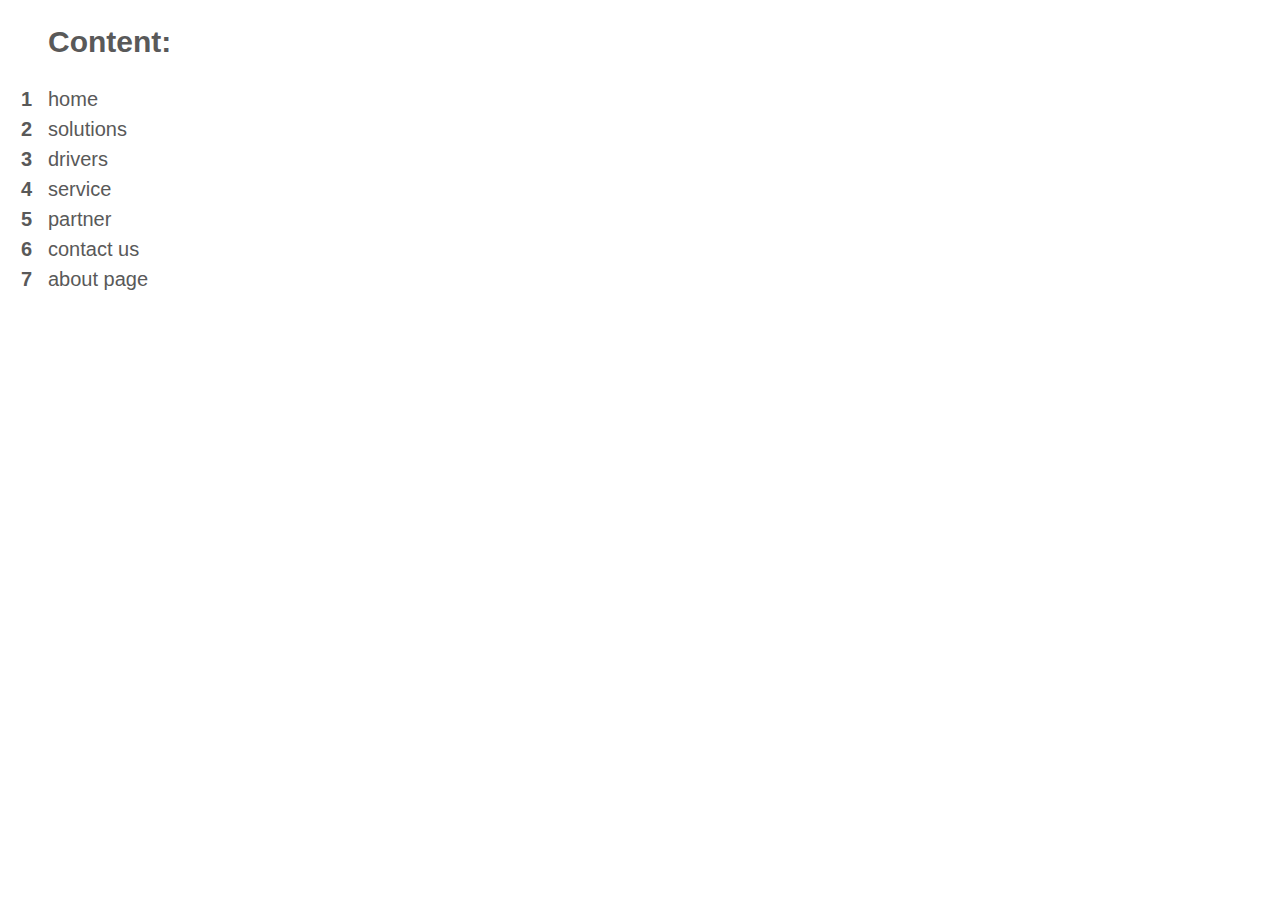
<file: html/_index.html>
<!DOCTYPE html><html lang="en"><head>
    <meta charset="UTF-8">
    <title>Content</title>
    <style>
        p, h2{
            font-family: 'Conv_Lato-Regular', sans-serif;
            font-size: 30px;
            font-weight: 700;
            color: #595959;
            margin-left: 40px;
        }

        li{
            list-style-type: none;
            counter-increment: li;
            position: relative;
        }
        ol li::before {
            content: counter(li) ;
            display: inline-block;
            width: 10px;
            margin-right: 8px;
            margin-left: -17px;
            position: absolute;
            font-size: 20px;
            font-weight: 600;
            line-height: 24px;
            top: 3px;
            left: -10px;
            color: #595959;
            font-family: 'Conv_Lato-Regular', sans-serif;
        }
        li a{
            text-decoration: none;
            font-family: 'Conv_Lato-Regular', sans-serif;
            font-size: 20px;
            font-weight: 500;
            color: #595959;
            line-height: 30px;
            text-transform: lowercase;
        }

        li a:hover{
            color: #ff3448;
        }
    </style></head>
    <body><h2>Content:</h2><ol>
        <li><a href="index.html">Home</a></li>
        <li><a href="solutions.html">SOLUTIONS </a></li>
        <li><a href="drivers.html">Drivers</a></li>
        <li><a href="service.html">Service</a></li>
        <li><a href="partner.html">Partner</a></li>
        <li><a href="contact.html">Contact Us</a></li>
        <li><a href="about.html">About page</a></li>



    </ol></body></html>
</file>
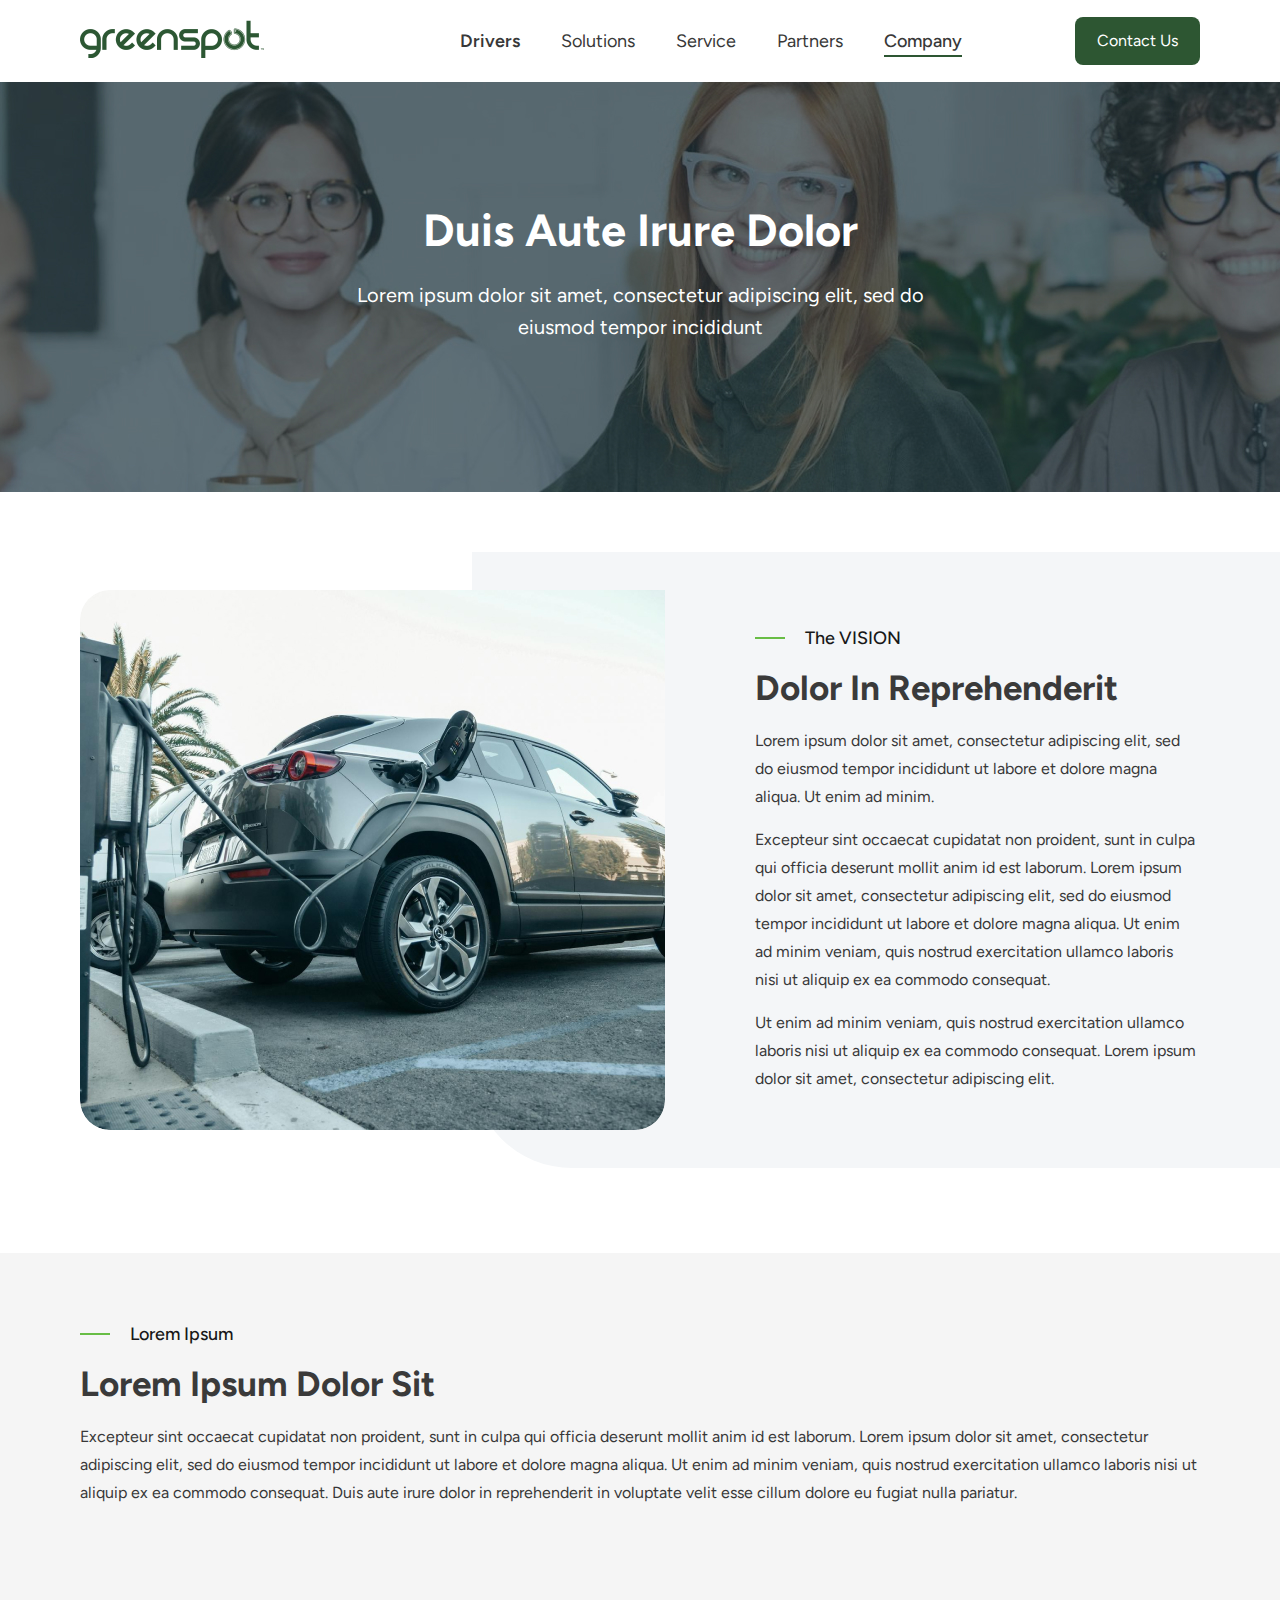
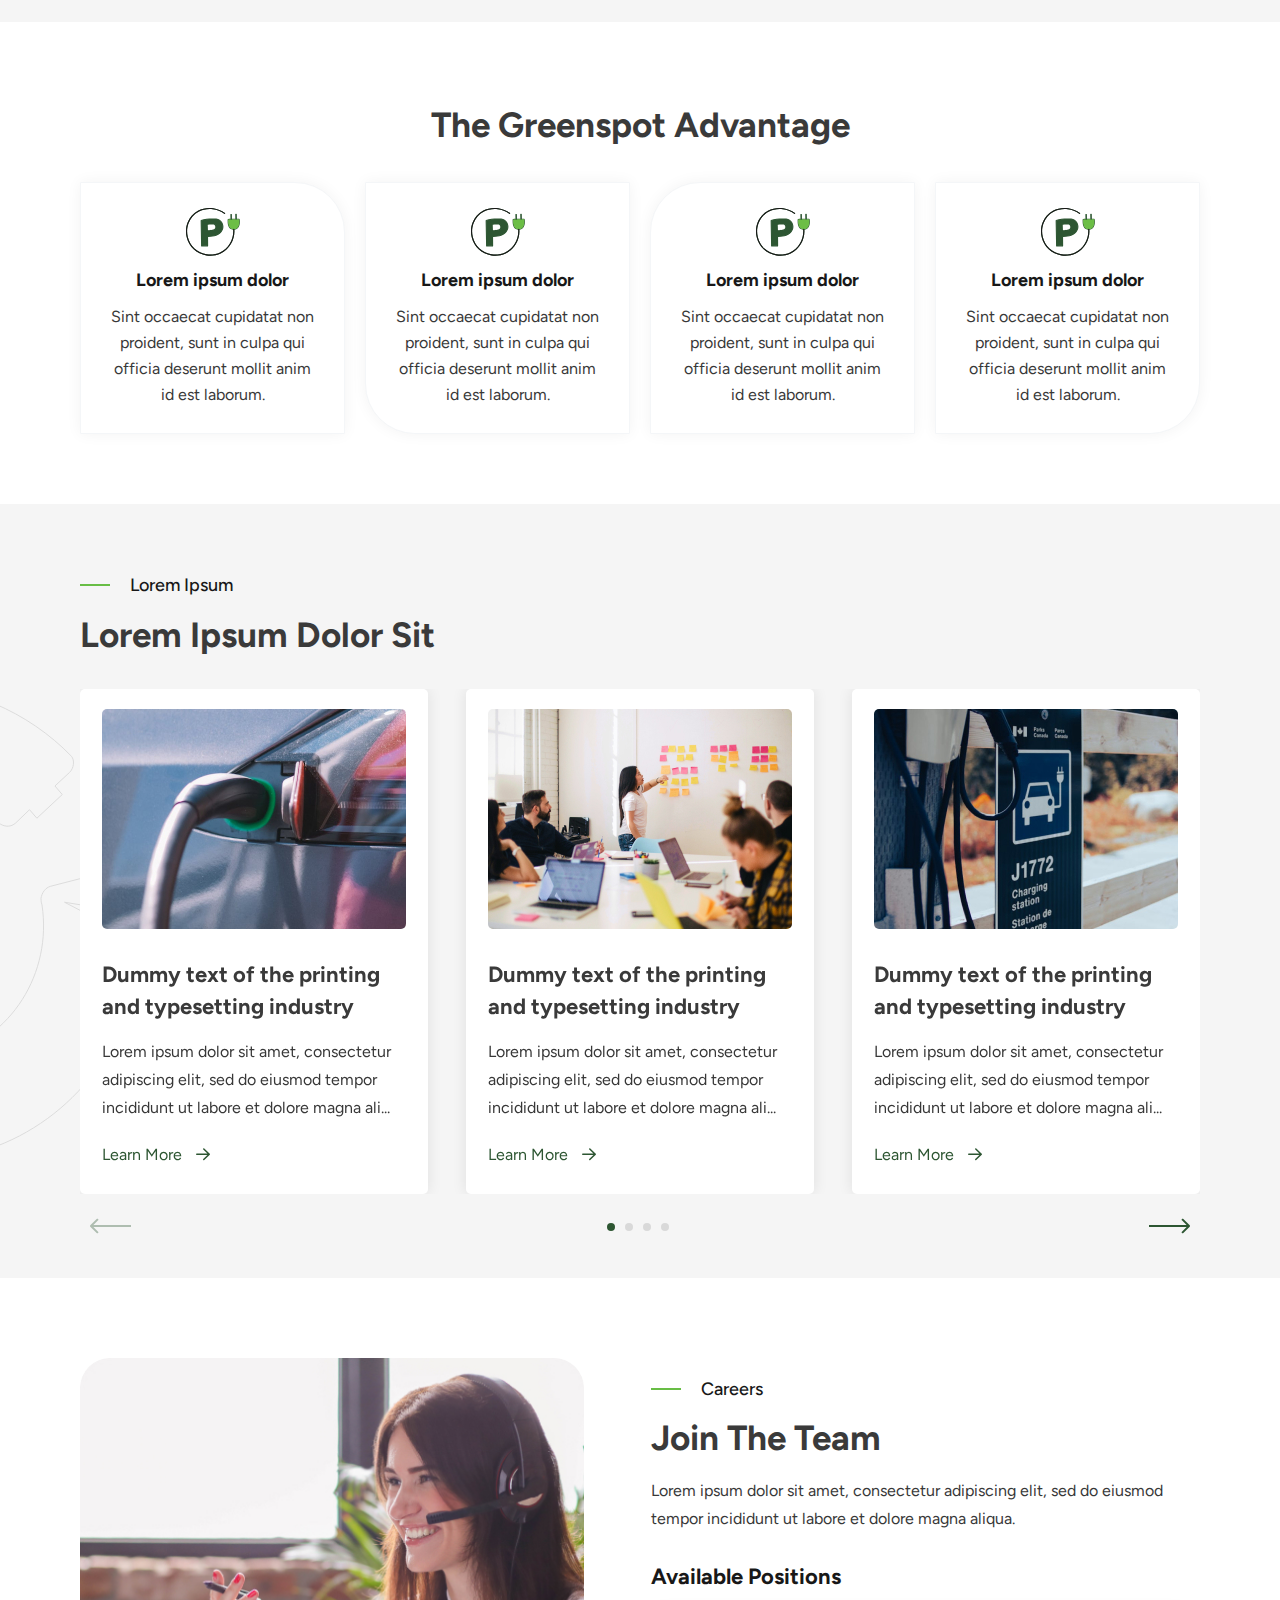
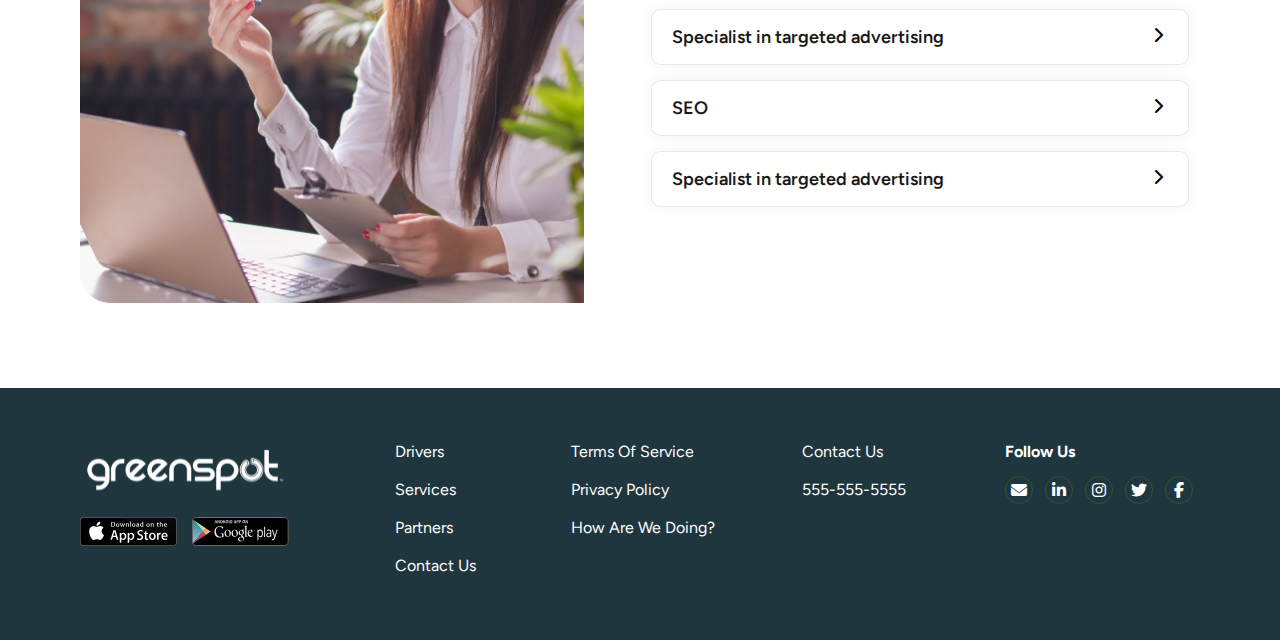
<file: html/about.html>
<!doctype html>
<html lang="en">
<head>
	<meta charset="UTF-8">
	<meta name="viewport"
				content="width=device-width, user-scalable=no, initial-scale=1.0, maximum-scale=1.0, minimum-scale=1.0">
	<meta http-equiv="X-UA-Compatible" content="ie=edge">
	<title>Greenstart</title>

	
	<!-- Main style -->
	<link rel="stylesheet" href="css/normalize.css"/>
	<link rel="preconnect" href="https://fonts.googleapis.com">
	<link rel="preconnect" href="https://fonts.gstatic.com" crossorigin>
	<link href="https://fonts.googleapis.com/css2?family=Figtree:ital,wght@0,300..900;1,300..900&display=swap" rel="stylesheet">

	<link rel="stylesheet" type="text/css" href="fonts/FA5PRO-master/css/all.css"/>
	<link rel="stylesheet" href="css/jquery.fancybox.min.css"/>
	<link rel="stylesheet" type="text/css" href="css/nice-select.css"/>
	<link rel="stylesheet" type="text/css" href="css/swiper.min.css"/>
	<link rel="stylesheet" type="text/css" href="css/styles.css"/>
	<link rel="stylesheet" type="text/css" href="css/responsive.css"/>
	
</head>
<body>

  <header>
		<div class="top-line open">
			<div class="content-width">
				<div class="logo-wrap">
					<a href="index.html">
						<img src="img/logo.png" alt="">
					</a>
				</div>
				<nav class="top-menu-wrap">
					<ul class="top-menu">
						<li ><a href="drivers.html">Drivers</a></li>
						<li ><a href="solutions.html">Solutions</a></li>
						<li ><a href="service.html">Service</a></li>
						<li><a href="partner.html">Partners</a></li>
						<li class="current"><a href="about.html">Company</a></li>
					</ul>
					<div class="btn-wrap">
						<a href="contact.html" class="btn-default">Contact Us</a>
					</div>
					<div class="open-menu ">
						<a href="#">
							<img src="img/menu.svg" alt="">
						</a>
					</div>
				</nav>
			</div>
		</div>
  </header>

	<div class="menu-responsive" id="menu-responsive" style="display: none">

		<div class="wrap">

			<nav class="mob-menu-wrap">
				<ul class="mob-menu">
					<li ><a href="drivers.html">Drivers</a></li>
					<li ><a href="solutions.html">Solutions</a></li>
					<li ><a href="service.html">Service</a></li>
					<li><a href="partner.html">Partners</a></li>
					<li class="current"><a href="about.html">Company</a></li>
				</ul>

				<div class="btn-wrap">
					<a href="contact.html" class="btn-default btn-green">Contact Us</a>
				</div>
			</nav>
		</div>
	</div>

	<main>

		<section class="page-banner service-banner about-banner">
			<div class="bg">
				<img src="img/bg-7.jpg" alt="">
			</div>
			<div class="content-width">
				<div class="content">
					<h1>Duis aute irure dolor</h1>
					<p>Lorem ipsum dolor sit amet, consectetur adipiscing elit, sed do eiusmod tempor incididunt</p>
				</div>
			</div>
		</section>

		<section class="img-text page-img-text img-text-about">

			<div class="content-width">
				<!--зроблено окремими сторінками, но навсяк html під таби-->
				<div class="no-tabs">

					<div class="tab-content">
						<div class="tab-item">

							<div class="line " >
								<div class="bg"></div>
								<div class="wrap">
									<figure>
										<img src="img/img-16.jpg" alt="">

									</figure>
									<div class="text">
										<h6 class="label-line">The VISION</h6>
										<h2>dolor in reprehenderit</h2>

										<div class="wrap-text">
											<p>Lorem ipsum dolor sit amet, consectetur adipiscing elit, sed do eiusmod tempor incididunt ut labore et dolore magna aliqua. Ut enim ad minim.</p>
											<div class="img-wrap">
												<img src="img/img-16.jpg" alt="">
											</div>
											<p>Excepteur sint occaecat cupidatat non proident, sunt in culpa qui officia deserunt mollit anim id est laborum. Lorem ipsum dolor sit amet, consectetur adipiscing elit, sed do eiusmod tempor incididunt ut labore et dolore magna aliqua. Ut enim ad minim veniam, quis nostrud exercitation ullamco laboris nisi ut aliquip ex ea commodo consequat. </p>
											<p>Ut enim ad minim veniam, quis nostrud exercitation ullamco laboris nisi ut aliquip ex ea commodo consequat. Lorem ipsum dolor sit amet, consectetur adipiscing elit.</p>
										</div>
									</div>
								</div>
							</div>

						</div>
					</div>
				</div>

			</div>
		</section>

		<section class="text-block">
			<div class="content-width">
				<h6 class="label-line">Lorem ipsum</h6>
				<h2>Lorem ipsum dolor sit</h2>
				<p>Excepteur sint occaecat cupidatat non proident, sunt in culpa qui officia deserunt mollit anim id est laborum. Lorem ipsum dolor sit amet, consectetur adipiscing elit, sed do eiusmod tempor incididunt ut labore et dolore magna aliqua. Ut enim ad minim veniam, quis nostrud exercitation ullamco laboris nisi ut aliquip ex ea commodo consequat. Duis aute irure dolor in reprehenderit in voluptate velit esse cillum dolore eu fugiat nulla pariatur. </p>
			</div>
		</section>

		<section class="title-item-4x">
			<div class="content-width">
				<h2>The Greenspot Advantage</h2>
				<ul>
					<li>
						<div class="icon-wrap">
							<img src="img/icon-10.svg" alt="">
						</div>
						<div class="text">
							<h6>Lorem ipsum dolor</h6>
							<p>Sint occaecat cupidatat non proident, sunt in culpa qui officia deserunt mollit anim id est laborum.</p>
						</div>
					</li>
					<li>
						<div class="icon-wrap">
							<img src="img/icon-10.svg" alt="">
						</div>
						<div class="text">
							<h6>Lorem ipsum dolor</h6>
							<p>Sint occaecat cupidatat non proident, sunt in culpa qui officia deserunt mollit anim id est laborum.</p>
						</div>
					</li>
					<li>
						<div class="icon-wrap">
							<img src="img/icon-10.svg" alt="">
						</div>
						<div class="text">
							<h6>Lorem ipsum dolor</h6>
							<p>Sint occaecat cupidatat non proident, sunt in culpa qui officia deserunt mollit anim id est laborum.</p>
						</div>
					</li>
					<li>
						<div class="icon-wrap">
							<img src="img/icon-10.svg" alt="">
						</div>
						<div class="text">
							<h6>Lorem ipsum dolor</h6>
							<p>Sint occaecat cupidatat non proident, sunt in culpa qui officia deserunt mollit anim id est laborum.</p>
						</div>
					</li>
				</ul>
			</div>
		</section>

		<section class="blog" >
			<div class="bg">
				<img src="img/after-2.svg" alt="">
			</div>
			<div class="content-width">
				<div class="title">
					<h6 class="label-line">Lorem ipsum</h6>
					<h2>Lorem ipsum dolor sit</h2>
				</div>
				<div class="slider-wrap">
					<div class="swiper blog-slider">
						<div class="swiper-wrapper">
							<div class="swiper-slide">
								<figure>
									<a href="#popup" class="fancybox">
										<img src="img/img-11-1.jpg" alt="">
									</a>
								</figure>
								<div class="text">
									<h6>	<a href="#popup" class="fancybox">Dummy text of the printing and typesetting industry</a></h6>
									<div class="wrap">
										<p>Lorem ipsum dolor sit amet, consectetur adipiscing elit, sed do eiusmod tempor incididunt ut labore et dolore magna aliqua Lorem ipsum dolor sit amet, consectetur adipiscing elit, sed do eiusmod tempor incididunt ut labore et dolore magna aliqua...</p>
									</div>
									<div class="link-wrap">
										<a href="#popup" class="fancybox">Learn more <i class="fa-regular fa-arrow-right"></i></a>
									</div>
								</div>
							</div>
							<div class="swiper-slide">
								<figure>
									<a href="#popup" class="fancybox">
										<img src="img/img-11-2.jpg" alt="">
									</a>
								</figure>
								<div class="text">
									<h6>	<a href="#popup" class="fancybox">Dummy text of the printing and typesetting industry</a></h6>
									<div class="wrap">
										<p>Lorem ipsum dolor sit amet, consectetur adipiscing elit, sed do eiusmod tempor incididunt ut labore et dolore magna aliqua Lorem ipsum dolor sit amet, consectetur adipiscing elit, sed do eiusmod tempor incididunt ut labore et dolore magna aliqua...</p>
									</div>
									<div class="link-wrap">
										<a href="#popup" class="fancybox">Learn more <i class="fa-regular fa-arrow-right"></i></a>
									</div>
								</div>
							</div>
							<div class="swiper-slide">
								<figure>
									<a href="#popup" class="fancybox">
										<img src="img/img-11-3.jpg" alt="">
									</a>
								</figure>
								<div class="text">
									<h6>	<a href="#popup" class="fancybox">Dummy text of the printing and typesetting industry</a></h6>
									<div class="wrap">
										<p>Lorem ipsum dolor sit amet, consectetur adipiscing elit, sed do eiusmod tempor incididunt ut labore et dolore magna aliqua Lorem ipsum dolor sit amet, consectetur adipiscing elit, sed do eiusmod tempor incididunt ut labore et dolore magna aliqua...</p>
									</div>
									<div class="link-wrap">
										<a href="#popup" class="fancybox">Learn more <i class="fa-regular fa-arrow-right"></i></a>
									</div>
								</div>
							</div>
							<div class="swiper-slide">
								<figure>
									<a href="#popup" class="fancybox">
										<img src="img/img-11-1.jpg" alt="">
									</a>
								</figure>
								<div class="text">
									<h6>	<a href="#popup" class="fancybox">Dummy text of the printing and typesetting industry</a></h6>
									<div class="wrap">
										<p>Lorem ipsum dolor sit amet, consectetur adipiscing elit, sed do eiusmod tempor incididunt ut labore et dolore magna aliqua Lorem ipsum dolor sit amet, consectetur adipiscing elit, sed do eiusmod tempor incididunt ut labore et dolore magna aliqua...</p>
									</div>
									<div class="link-wrap">
										<a href="#popup" class="fancybox">Learn more <i class="fa-regular fa-arrow-right"></i></a>
									</div>
								</div>
							</div>
							<div class="swiper-slide">
								<figure>
									<a href="#popup" class="fancybox">
										<img src="img/img-11-2.jpg" alt="">
									</a>
								</figure>
								<div class="text">
									<h6>	<a href="#popup" class="fancybox">Dummy text of the printing and typesetting industry</a></h6>
									<div class="wrap">
										<p>Lorem ipsum dolor sit amet, consectetur adipiscing elit, sed do eiusmod tempor incididunt ut labore et dolore magna aliqua Lorem ipsum dolor sit amet, consectetur adipiscing elit, sed do eiusmod tempor incididunt ut labore et dolore magna aliqua...</p>
									</div>
									<div class="link-wrap">
										<a href="#popup" class="fancybox">Learn more <i class="fa-regular fa-arrow-right"></i></a>
									</div>
								</div>
							</div>
							<div class="swiper-slide">
								<figure>
									<a href="#popup" class="fancybox">
										<img src="img/img-11-3.jpg" alt="">
									</a>
								</figure>
								<div class="text">
									<h6>	<a href="#popup" class="fancybox">Dummy text of the printing and typesetting industry</a></h6>
									<div class="wrap">
										<p>Lorem ipsum dolor sit amet, consectetur adipiscing elit, sed do eiusmod tempor incididunt ut labore et dolore magna aliqua Lorem ipsum dolor sit amet, consectetur adipiscing elit, sed do eiusmod tempor incididunt ut labore et dolore magna aliqua...</p>
									</div>
									<div class="link-wrap">
										<a href="#popup" class="fancybox">Learn more <i class="fa-regular fa-arrow-right"></i></a>
									</div>
								</div>
							</div>
						</div>
					</div>
					<div class="nav-wrap">
						<div class="swiper-button-prev blog-prev btn"><img src="img/icon-7.svg" alt=""></div>
						<div class="swiper-pagination blog-pagination"></div>
						<div class="swiper-button-next blog-next btn"><img src="img/icon-7.svg" alt=""></div>

					</div>
				</div>
			</div>
		</section>

		<section class="faq faq-about">
			<div class="content-width">
				<figure>
					<img src="img/img-2.jpg" alt="">
					<img src="img/img-5.jpg" alt="" class="img-mob">
				</figure>
				<div class="text">
					<h6 class="label-line">Careers</h6>
					<h2>Join the team</h2>
					<p>Lorem ipsum dolor sit amet, consectetur adipiscing elit, sed do eiusmod tempor incididunt ut labore et dolore magna aliqua. </p>
					<h5>Available Positions</h5>

					<ul class="accordion">
						<li class="accordion-item">
							<div class="accordion-thumb"><p>Specialist in targeted advertising</p><i class="fa-solid fa-chevron-right"></i></div>
							<div class="accordion-panel">
								<div class="wrap">
									<p> Ut enim ad minim veniam, quis nostrud exercitation ullamco laboris nisi ut aliquip ex ea commodo consequat. Lorem ipsum dolor sit amet, consectetur adipiscing elit.</p>
									<div class="link-wrap">
										<a href="#">Link to Apply</a>
									</div>
								</div>
							</div>
						</li>
						<li class="accordion-item">
							<div class="accordion-thumb"><p>SEO</p><i class="fa-solid fa-chevron-right"></i></div>
							<div class="accordion-panel">
								<div class="wrap">
									<p>Lorem ipsum dolor sit amet, consectetur adipisicing
										elit. Placeat, quibusdam! Voluptate nobis, beatae
										tempora praesentium, illum quis illo, maiores quod
										similique placeat, saepe mollitia dolor officiis
										aspernatur deleniti debitis commodi!</p>
								</div>
							</div>
						</li>
						<li class="accordion-item">
							<div class="accordion-thumb"><p>Specialist in targeted advertising</p><i class="fa-solid fa-chevron-right"></i></div>
							<div class="accordion-panel">
								<div class="wrap">
									<p>Lorem ipsum dolor sit amet, consectetur adipisicing
										elit. Placeat, quibusdam! Voluptate nobis, beatae
										tempora praesentium, illum quis illo, maiores quod
										similique placeat, saepe mollitia dolor officiis
										aspernatur deleniti debitis commodi!</p>
								</div>
							</div>
						</li>
					</ul>

				</div>
			</div>
		</section>
		
	</main>

  <footer>
    <div class="content-width">
			<div class="logo-wrap">
				<div class="logo">
					<a href="index.html">
						<img src="img/logo-footer.svg" alt="">
					</a>
				</div>
				<ul>
					<li><a href="#"><img src="img/icon-4-1.svg" alt=""></a></li>
					<li><a href="#"><img src="img/icon-4-2.svg" alt=""></a></li>
				</ul>
			</div>
			<nav class="footer-menu-wrap">
				<div class="item item-1">
					<ul>
						<li><a href="#">Drivers</a></li>
						<li><a href="#">Services</a></li>
						<li><a href="#">Partners</a></li>
						<li><a href="#">Contact Us</a></li>
					</ul>
				</div>
				<div class="item item-2">
					<ul>
						<li><a href="#">Terms of Service</a></li>
						<li><a href="#">Privacy Policy</a></li>
						<li><a href="#">How are We Doing?</a></li>
					</ul>
				</div>
				<div class="item item-3">
					<ul>
						<li><a href="#">Contact Us</a></li>
						<li><a href="tel:+5555555555">555-555-5555</a></li>
					</ul>
					<div class="play-market">
						<div><a href="#"><img src="img/icon-5-1.png" alt=""></a></div>
						<div><a href="#"><img src="img/icon-5-2.png" alt=""></a></div>
					</div>
				</div>
				<div class="item item-4">
					<h6>Follow Us</h6>
					<ul class="soc">
						<li><a href="#"><i class="fa-solid fa-envelope"></i></a></li>
						<li><a href="#"><i class="fa-brands fa-linkedin-in"></i></a></li>
						<li><a href="#"><i class="fa-brands fa-instagram"></i></a></li>
						<li><a href="#"><i class="fa-brands fa-twitter"></i></a></li>
						<li><a href="#"><i class="fa-brands fa-facebook-f"></i></a></li>
					</ul>
				</div>
			</nav>
    </div>
  </footer>


	<div class="popup-blog" id="popup" style="display: none">
		<div class="main">
			<div class="swiper text-slider">
				<div class="swiper-wrapper">
					<div class="swiper-slide">
						<img src="img/img-11-1.jpg" alt="" class="floatleft">
						<div class="wrap-text">
							<h4>Dummy text of the printing and typesetting industry</h4>
							<p>Lorem ipsum dolor sit amet, consectetur adipiscing elit, sed do eiusmod tempor incididunt ut labore et dolore magna aliqua. Ut enim ad minim veniam, quis nostrud exercitation ullamco laboris nisi ut aliquip ex ea commodo consequat. Duis aute irure dolor in reprehenderit in voluptate velit esse cillum dolore eu fugiat nulla pariatur. Excepteur sint occaecat cupidatat non proident, sunt in culpa qui officia deserunt mollit anim id est laborum.</p>
							<p>Lorem ipsum dolor sit amet, consectetur adipiscing elit, sed do eiusmod tempor incididunt ut labore et dolore magna aliqua. Ut enim ad minim veniam, quis nostrud exercitation ullamco laboris nisi ut aliquip ex ea commodo consequat. Duis aute irure dolor in reprehenderit in voluptate velit esse cillum dolore eu fugiat nulla pariatur. Excepteur sint occaecat cupidatat non proident, sunt in culpa qui officia deserunt mollit anim id est laborum.</p>
							<p>Excepteur sint occaecat cupidatat non proident, sunt in culpa qui officia deserunt mollit anim id est laborum. Lorem ipsum dolor sit amet, consectetur adipiscing elit, sed do eiusmod tempor incididunt ut labore et dolore magna aliqua. Ut enim ad minim veniam, quis nostrud exercitation ullamco laboris nisi ut aliquip ex ea commodo consequat. Duis aute irure dolor in reprehenderit in voluptate velit esse cillum dolore eu fugiat nulla pariatur. Excepteur sint occaecat cupidatat non proident, sunt in culpa qui officia deserunt mollit anim id est laborum.</p>
							<p>Duis aute irure dolor in reprehenderit in voluptate velit esse cillum dolore eu fugiat nulla pariatur. Excepteur sint occaecat cupidatat non proident, sunt in culpa qui officia deserunt mollit anim id est laborum.</p>
						</div>
					</div>
					<div class="swiper-slide">
						<img src="img/img-11-1.jpg" alt="" class="floatleft">
						<div class="wrap-text">
							<h4>Dummy text of the printing and typesetting industry</h4>
							<p>Lorem ipsum dolor sit amet, consectetur adipiscing elit, sed do eiusmod tempor incididunt ut labore et dolore magna aliqua. Ut enim ad minim veniam, quis nostrud exercitation ullamco laboris nisi ut aliquip ex ea commodo consequat. Duis aute irure dolor in reprehenderit in voluptate velit esse cillum dolore eu fugiat nulla pariatur. Excepteur sint occaecat cupidatat non proident, sunt in culpa qui officia deserunt mollit anim id est laborum.</p>
							<p>Lorem ipsum dolor sit amet, consectetur adipiscing elit, sed do eiusmod tempor incididunt ut labore et dolore magna aliqua. Ut enim ad minim veniam, quis nostrud exercitation ullamco laboris nisi ut aliquip ex ea commodo consequat. Duis aute irure dolor in reprehenderit in voluptate velit esse cillum dolore eu fugiat nulla pariatur. Excepteur sint occaecat cupidatat non proident, sunt in culpa qui officia deserunt mollit anim id est laborum.</p>
							<p>Excepteur sint occaecat cupidatat non proident, sunt in culpa qui officia deserunt mollit anim id est laborum. Lorem ipsum dolor sit amet, consectetur adipiscing elit, sed do eiusmod tempor incididunt ut labore et dolore magna aliqua. Ut enim ad minim veniam, quis nostrud exercitation ullamco laboris nisi ut aliquip ex ea commodo consequat. Duis aute irure dolor in reprehenderit in voluptate velit esse cillum dolore eu fugiat nulla pariatur. Excepteur sint occaecat cupidatat non proident, sunt in culpa qui officia deserunt mollit anim id est laborum.</p>
							<p>Duis aute irure dolor in reprehenderit in voluptate velit esse cillum dolore eu fugiat nulla pariatur. Excepteur sint occaecat cupidatat non proident, sunt in culpa qui officia deserunt mollit anim id est laborum.</p>
						</div>
					</div>
					<div class="swiper-slide">
						<img src="img/img-11-1.jpg" alt="" class="floatleft">
						<div class="wrap-text">
							<h4>Dummy text of the printing and typesetting industry</h4>
							<p>Lorem ipsum dolor sit amet, consectetur adipiscing elit, sed do eiusmod tempor incididunt ut labore et dolore magna aliqua. Ut enim ad minim veniam, quis nostrud exercitation ullamco laboris nisi ut aliquip ex ea commodo consequat. Duis aute irure dolor in reprehenderit in voluptate velit esse cillum dolore eu fugiat nulla pariatur. Excepteur sint occaecat cupidatat non proident, sunt in culpa qui officia deserunt mollit anim id est laborum.</p>
							<p>Lorem ipsum dolor sit amet, consectetur adipiscing elit, sed do eiusmod tempor incididunt ut labore et dolore magna aliqua. Ut enim ad minim veniam, quis nostrud exercitation ullamco laboris nisi ut aliquip ex ea commodo consequat. Duis aute irure dolor in reprehenderit in voluptate velit esse cillum dolore eu fugiat nulla pariatur. Excepteur sint occaecat cupidatat non proident, sunt in culpa qui officia deserunt mollit anim id est laborum.</p>
							<p>Excepteur sint occaecat cupidatat non proident, sunt in culpa qui officia deserunt mollit anim id est laborum. Lorem ipsum dolor sit amet, consectetur adipiscing elit, sed do eiusmod tempor incididunt ut labore et dolore magna aliqua. Ut enim ad minim veniam, quis nostrud exercitation ullamco laboris nisi ut aliquip ex ea commodo consequat. Duis aute irure dolor in reprehenderit in voluptate velit esse cillum dolore eu fugiat nulla pariatur. Excepteur sint occaecat cupidatat non proident, sunt in culpa qui officia deserunt mollit anim id est laborum.</p>
							<p>Duis aute irure dolor in reprehenderit in voluptate velit esse cillum dolore eu fugiat nulla pariatur. Excepteur sint occaecat cupidatat non proident, sunt in culpa qui officia deserunt mollit anim id est laborum.</p>
						</div>
					</div>
				</div>
			</div>
			<div class="nav-wrap">
				<div class="swiper-button-prev text-prev btn"><img src="img/icon-7.svg" alt=""></div>
				<div class="swiper-pagination text-pagination"></div>
				<div class="swiper-button-next text-next btn"><img src="img/icon-7.svg" alt=""></div>

			</div>
		</div>
	</div>



  <script src="js/jquery.min.js"></script>
	<script src="js/swiper.js"></script>
	<script src="js/jquery.fancybox.min.js"></script>
	<script src="js/jquery.nice-select.min.js"></script>
	<script src="js/cuttr.min.js"></script>
	<script src="js/jquery.sticky.js"></script>
	<script src="js/script.js"></script>
</body>
</html>
</file>
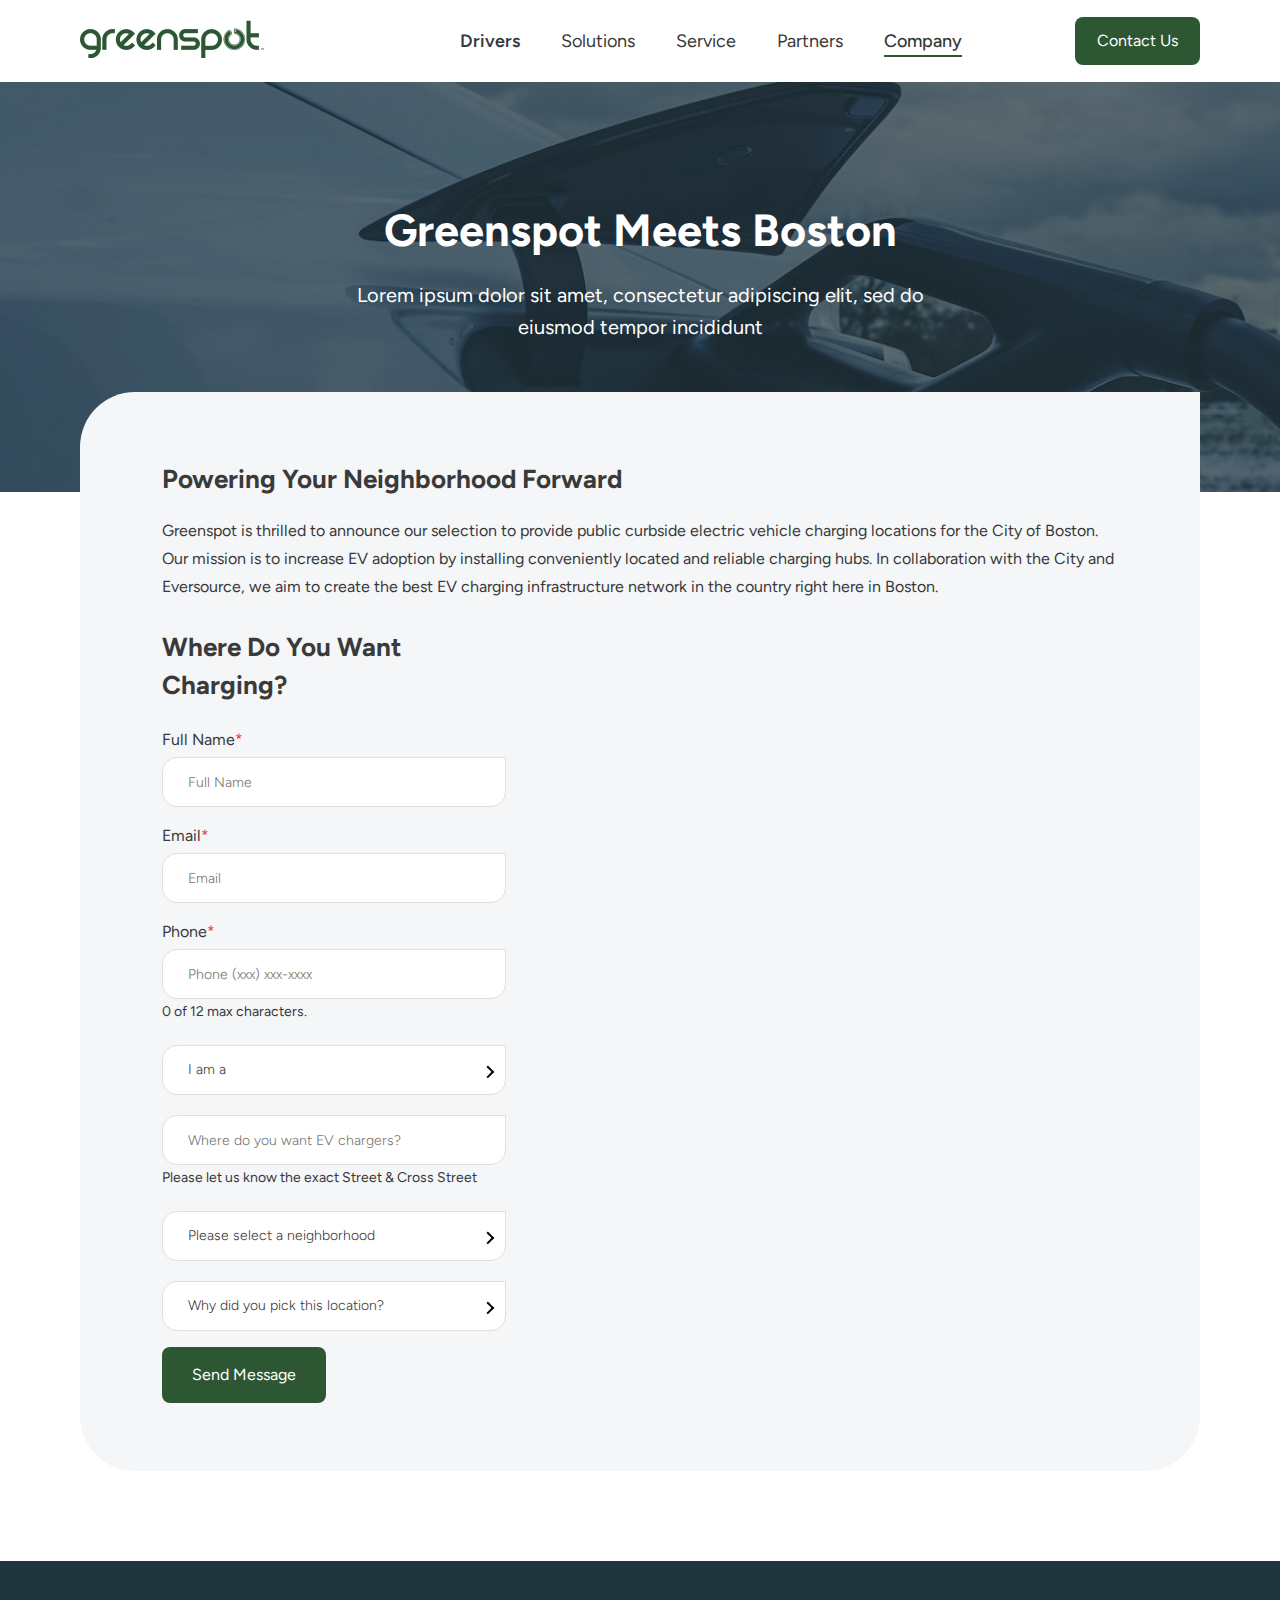
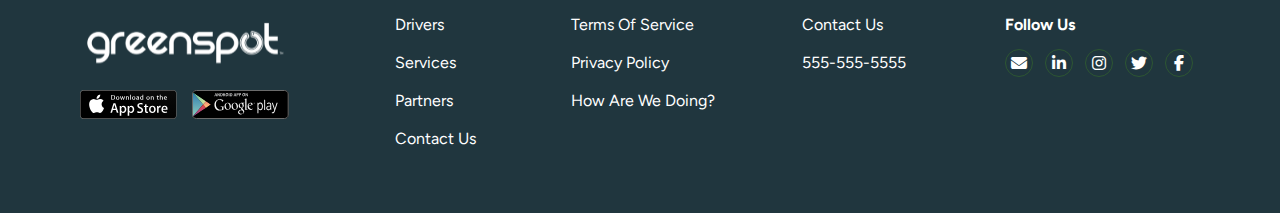
<file: html/boston.html>
<!doctype html>
<html lang="en">
<head>
	<meta charset="UTF-8">
	<meta name="viewport"
				content="width=device-width, user-scalable=no, initial-scale=1.0, maximum-scale=1.0, minimum-scale=1.0">
	<meta http-equiv="X-UA-Compatible" content="ie=edge">
	<title>Greenstart</title>

	
	<!-- Main style -->
	<link rel="stylesheet" href="css/normalize.css"/>
	<link rel="preconnect" href="https://fonts.googleapis.com">
	<link rel="preconnect" href="https://fonts.gstatic.com" crossorigin>
	<link href="https://fonts.googleapis.com/css2?family=Figtree:ital,wght@0,300..900;1,300..900&display=swap" rel="stylesheet">

	<link rel="stylesheet" type="text/css" href="fonts/FA5PRO-master/css/all.css"/>
	<link rel="stylesheet" href="css/jquery.fancybox.min.css"/>
	<link rel="stylesheet" type="text/css" href="css/nice-select.css"/>
	<link rel="stylesheet" type="text/css" href="css/swiper.min.css"/>
	<link rel="stylesheet" type="text/css" href="css/styles.css"/>
	<link rel="stylesheet" type="text/css" href="css/responsive.css"/>
	
</head>
<body>

  <header>
		<div class="top-line open">
			<div class="content-width">
				<div class="logo-wrap">
					<a href="index.html">
						<img src="img/logo.png" alt="">
					</a>
				</div>
				<nav class="top-menu-wrap">
					<ul class="top-menu">
						<li ><a href="drivers.html">Drivers</a></li>
						<li ><a href="solutions.html">Solutions</a></li>
						<li ><a href="service.html">Service</a></li>
						<li><a href="partner.html">Partners</a></li>
						<li class="current"><a href="about.html">Company</a></li>
					</ul>
					<div class="btn-wrap">
						<a href="contact.html" class="btn-default">Contact Us</a>
					</div>
					<div class="open-menu ">
						<a href="#">
							<img src="img/menu.svg" alt="">
						</a>
					</div>
				</nav>
			</div>
		</div>
  </header>

	<div class="menu-responsive" id="menu-responsive" style="display: none">

		<div class="wrap">

			<nav class="mob-menu-wrap">
				<ul class="mob-menu">
					<li ><a href="drivers.html">Drivers</a></li>
					<li ><a href="solutions.html">Solutions</a></li>
					<li ><a href="service.html">Service</a></li>
					<li><a href="partner.html">Partners</a></li>
					<li class="current"><a href="about.html">Company</a></li>
				</ul>

				<div class="btn-wrap">
					<a href="contact.html" class="btn-default btn-green">Contact Us</a>
				</div>
			</nav>
		</div>
	</div>

	<main>

		<section class="page-banner service-banner about-banner">
			<div class="bg">
				<img src="img/img-100.jpg" alt="">
			</div>
			<div class="content-width">
				<div class="content">
					<h1>Greenspot Meets Boston</h1>
					<p>Lorem ipsum dolor sit amet, consectetur adipiscing elit, sed do eiusmod tempor incididunt</p>
				</div>
			</div>
		</section>

	<section class="form-map">
		<div class="content-width">
			<div class="content">
				<div class="title">
					<h4>Powering Your Neighborhood Forward</h4>
					<p>Greenspot is thrilled to announce our selection to provide public curbside electric vehicle charging locations for the City of Boston. Our mission is to increase EV adoption by installing conveniently located and reliable charging hubs. In collaboration with the City and Eversource, we aim to create the best EV charging infrastructure network in the country right here in Boston.</p>
				</div>
				<div class="left">
					<h4>Where Do You Want Charging?</h4>
					<form action="#" class="partners-form">
						<div class="input-wrap">
							<label for="name">Full Name<span>*</span></label>
							<input type="text" name="name" id="name" placeholder="Full Name">
						</div>
						<div class="input-wrap">
							<label for="email">Email<span>*</span></label>
							<input type="email" name="email" id="email" placeholder="Email">
						</div>
						<div class="input-wrap">
							<label for="tel">Phone<span>*</span></label>
							<input type="number" name="tel" id="tel" placeholder="Phone (xxx) xxx-xxxx">
							<p>0 of 12 max characters.</p>
						</div>
						<div class="input-wrap select-block no-label">
							<label for="select-1"></label>
							<select id="select-1">
								<option value="0">I am a</option>
								<option value="1">I am a</option>
								<option value="2">I am a</option>
								<option value="3">I am a</option>
							</select>
						</div>
						<div class="input-wrap no-label">
							<label for="text"></label>
							<input type="text" name="text" id="text" placeholder="Where do you want EV chargers?">
							<p>Please let us know the exact Street & Cross Street</p>
						</div>
						<div class="input-wrap select-block no-label">
							<label for="select-2"></label>
							<select id="select-2">
								<option value="0">Please select a neighborhood</option>
								<option value="1">Please select a neighborhood</option>
								<option value="2">Please select a neighborhood</option>
								<option value="3">Please select a neighborhood</option>
							</select>
						</div>
						<div class="input-wrap select-block no-label">
							<label for="select-3"></label>
							<select id="select-3">
								<option value="0">Why did you pick this location?</option>
								<option value="1">Why did you pick this location?</option>
								<option value="2">Why did you pick this location?</option>
								<option value="3">Why did you pick this location?</option>
							</select>
						</div>
						<div class="input-wrap-submit">
							<button type="submit" class="btn-green btn-default">Send Message</button>
						</div>
					</form>
				</div>
				<div class="right">
					<div style="-webkit-overflow-scrolling: touch; overflow-y: auto; line-height: 0px;"><iframe style="overflow: hidden; width: 100%; height: 800px;" allow="geolocation ; camera ;" frameborder="0" src="https://www.mapotic.com/boston-ev-charging/embed-pro?zoom=10.991733962080199&lat=42.34070646056412&lng=-71.07002092541785"></iframe></div>
				</div>
			</div>

		</div>
	</section>
		
	</main>

  <footer>
    <div class="content-width">
			<div class="logo-wrap">
				<div class="logo">
					<a href="index.html">
						<img src="img/logo-footer.svg" alt="">
					</a>
				</div>
				<ul>
					<li><a href="#"><img src="img/icon-4-1.svg" alt=""></a></li>
					<li><a href="#"><img src="img/icon-4-2.svg" alt=""></a></li>
				</ul>
			</div>
			<nav class="footer-menu-wrap">
				<div class="item item-1">
					<ul>
						<li><a href="#">Drivers</a></li>
						<li><a href="#">Services</a></li>
						<li><a href="#">Partners</a></li>
						<li><a href="#">Contact Us</a></li>
					</ul>
				</div>
				<div class="item item-2">
					<ul>
						<li><a href="#">Terms of Service</a></li>
						<li><a href="#">Privacy Policy</a></li>
						<li><a href="#">How are We Doing?</a></li>
					</ul>
				</div>
				<div class="item item-3">
					<ul>
						<li><a href="#">Contact Us</a></li>
						<li><a href="tel:+5555555555">555-555-5555</a></li>
					</ul>
					<div class="play-market">
						<div><a href="#"><img src="img/icon-5-1.png" alt=""></a></div>
						<div><a href="#"><img src="img/icon-5-2.png" alt=""></a></div>
					</div>
				</div>
				<div class="item item-4">
					<h6>Follow Us</h6>
					<ul class="soc">
						<li><a href="#"><i class="fa-solid fa-envelope"></i></a></li>
						<li><a href="#"><i class="fa-brands fa-linkedin-in"></i></a></li>
						<li><a href="#"><i class="fa-brands fa-instagram"></i></a></li>
						<li><a href="#"><i class="fa-brands fa-twitter"></i></a></li>
						<li><a href="#"><i class="fa-brands fa-facebook-f"></i></a></li>
					</ul>
				</div>
			</nav>
    </div>
  </footer>


	<div class="popup-blog" id="popup" style="display: none">
		<div class="main">
			<div class="swiper text-slider">
				<div class="swiper-wrapper">
					<div class="swiper-slide">
						<img src="img/img-11-1.jpg" alt="" class="floatleft">
						<div class="wrap-text">
							<h4>Dummy text of the printing and typesetting industry</h4>
							<p>Lorem ipsum dolor sit amet, consectetur adipiscing elit, sed do eiusmod tempor incididunt ut labore et dolore magna aliqua. Ut enim ad minim veniam, quis nostrud exercitation ullamco laboris nisi ut aliquip ex ea commodo consequat. Duis aute irure dolor in reprehenderit in voluptate velit esse cillum dolore eu fugiat nulla pariatur. Excepteur sint occaecat cupidatat non proident, sunt in culpa qui officia deserunt mollit anim id est laborum.</p>
							<p>Lorem ipsum dolor sit amet, consectetur adipiscing elit, sed do eiusmod tempor incididunt ut labore et dolore magna aliqua. Ut enim ad minim veniam, quis nostrud exercitation ullamco laboris nisi ut aliquip ex ea commodo consequat. Duis aute irure dolor in reprehenderit in voluptate velit esse cillum dolore eu fugiat nulla pariatur. Excepteur sint occaecat cupidatat non proident, sunt in culpa qui officia deserunt mollit anim id est laborum.</p>
							<p>Excepteur sint occaecat cupidatat non proident, sunt in culpa qui officia deserunt mollit anim id est laborum. Lorem ipsum dolor sit amet, consectetur adipiscing elit, sed do eiusmod tempor incididunt ut labore et dolore magna aliqua. Ut enim ad minim veniam, quis nostrud exercitation ullamco laboris nisi ut aliquip ex ea commodo consequat. Duis aute irure dolor in reprehenderit in voluptate velit esse cillum dolore eu fugiat nulla pariatur. Excepteur sint occaecat cupidatat non proident, sunt in culpa qui officia deserunt mollit anim id est laborum.</p>
							<p>Duis aute irure dolor in reprehenderit in voluptate velit esse cillum dolore eu fugiat nulla pariatur. Excepteur sint occaecat cupidatat non proident, sunt in culpa qui officia deserunt mollit anim id est laborum.</p>
						</div>
					</div>
					<div class="swiper-slide">
						<img src="img/img-11-1.jpg" alt="" class="floatleft">
						<div class="wrap-text">
							<h4>Dummy text of the printing and typesetting industry</h4>
							<p>Lorem ipsum dolor sit amet, consectetur adipiscing elit, sed do eiusmod tempor incididunt ut labore et dolore magna aliqua. Ut enim ad minim veniam, quis nostrud exercitation ullamco laboris nisi ut aliquip ex ea commodo consequat. Duis aute irure dolor in reprehenderit in voluptate velit esse cillum dolore eu fugiat nulla pariatur. Excepteur sint occaecat cupidatat non proident, sunt in culpa qui officia deserunt mollit anim id est laborum.</p>
							<p>Lorem ipsum dolor sit amet, consectetur adipiscing elit, sed do eiusmod tempor incididunt ut labore et dolore magna aliqua. Ut enim ad minim veniam, quis nostrud exercitation ullamco laboris nisi ut aliquip ex ea commodo consequat. Duis aute irure dolor in reprehenderit in voluptate velit esse cillum dolore eu fugiat nulla pariatur. Excepteur sint occaecat cupidatat non proident, sunt in culpa qui officia deserunt mollit anim id est laborum.</p>
							<p>Excepteur sint occaecat cupidatat non proident, sunt in culpa qui officia deserunt mollit anim id est laborum. Lorem ipsum dolor sit amet, consectetur adipiscing elit, sed do eiusmod tempor incididunt ut labore et dolore magna aliqua. Ut enim ad minim veniam, quis nostrud exercitation ullamco laboris nisi ut aliquip ex ea commodo consequat. Duis aute irure dolor in reprehenderit in voluptate velit esse cillum dolore eu fugiat nulla pariatur. Excepteur sint occaecat cupidatat non proident, sunt in culpa qui officia deserunt mollit anim id est laborum.</p>
							<p>Duis aute irure dolor in reprehenderit in voluptate velit esse cillum dolore eu fugiat nulla pariatur. Excepteur sint occaecat cupidatat non proident, sunt in culpa qui officia deserunt mollit anim id est laborum.</p>
						</div>
					</div>
					<div class="swiper-slide">
						<img src="img/img-11-1.jpg" alt="" class="floatleft">
						<div class="wrap-text">
							<h4>Dummy text of the printing and typesetting industry</h4>
							<p>Lorem ipsum dolor sit amet, consectetur adipiscing elit, sed do eiusmod tempor incididunt ut labore et dolore magna aliqua. Ut enim ad minim veniam, quis nostrud exercitation ullamco laboris nisi ut aliquip ex ea commodo consequat. Duis aute irure dolor in reprehenderit in voluptate velit esse cillum dolore eu fugiat nulla pariatur. Excepteur sint occaecat cupidatat non proident, sunt in culpa qui officia deserunt mollit anim id est laborum.</p>
							<p>Lorem ipsum dolor sit amet, consectetur adipiscing elit, sed do eiusmod tempor incididunt ut labore et dolore magna aliqua. Ut enim ad minim veniam, quis nostrud exercitation ullamco laboris nisi ut aliquip ex ea commodo consequat. Duis aute irure dolor in reprehenderit in voluptate velit esse cillum dolore eu fugiat nulla pariatur. Excepteur sint occaecat cupidatat non proident, sunt in culpa qui officia deserunt mollit anim id est laborum.</p>
							<p>Excepteur sint occaecat cupidatat non proident, sunt in culpa qui officia deserunt mollit anim id est laborum. Lorem ipsum dolor sit amet, consectetur adipiscing elit, sed do eiusmod tempor incididunt ut labore et dolore magna aliqua. Ut enim ad minim veniam, quis nostrud exercitation ullamco laboris nisi ut aliquip ex ea commodo consequat. Duis aute irure dolor in reprehenderit in voluptate velit esse cillum dolore eu fugiat nulla pariatur. Excepteur sint occaecat cupidatat non proident, sunt in culpa qui officia deserunt mollit anim id est laborum.</p>
							<p>Duis aute irure dolor in reprehenderit in voluptate velit esse cillum dolore eu fugiat nulla pariatur. Excepteur sint occaecat cupidatat non proident, sunt in culpa qui officia deserunt mollit anim id est laborum.</p>
						</div>
					</div>
				</div>
			</div>
			<div class="nav-wrap">
				<div class="swiper-button-prev text-prev btn"><img src="img/icon-7.svg" alt=""></div>
				<div class="swiper-pagination text-pagination"></div>
				<div class="swiper-button-next text-next btn"><img src="img/icon-7.svg" alt=""></div>

			</div>
		</div>
	</div>



  <script src="js/jquery.min.js"></script>
	<script src="js/swiper.js"></script>
	<script src="js/jquery.fancybox.min.js"></script>
	<script src="js/jquery.nice-select.min.js"></script>
	<script src="js/cuttr.min.js"></script>
	<script src="js/jquery.sticky.js"></script>
	<script src="js/script.js"></script>
</body>
</html>
</file>
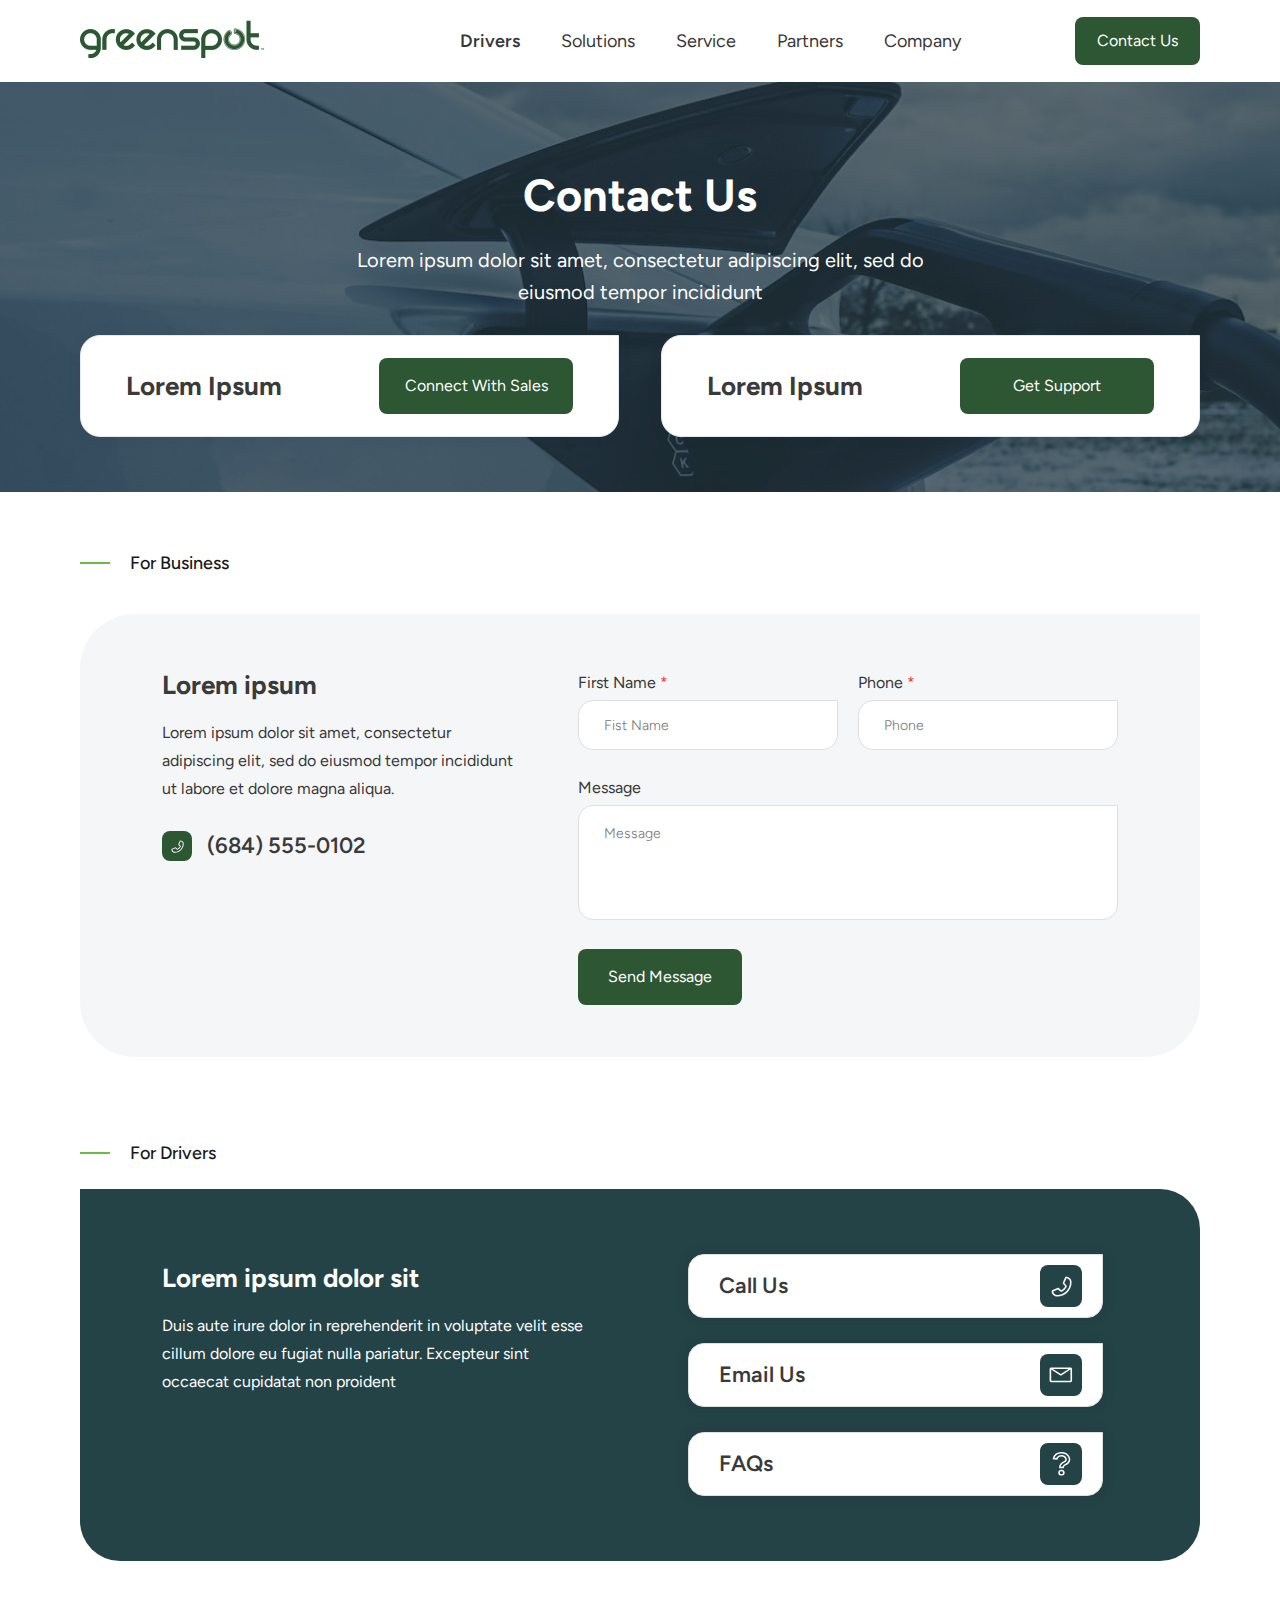
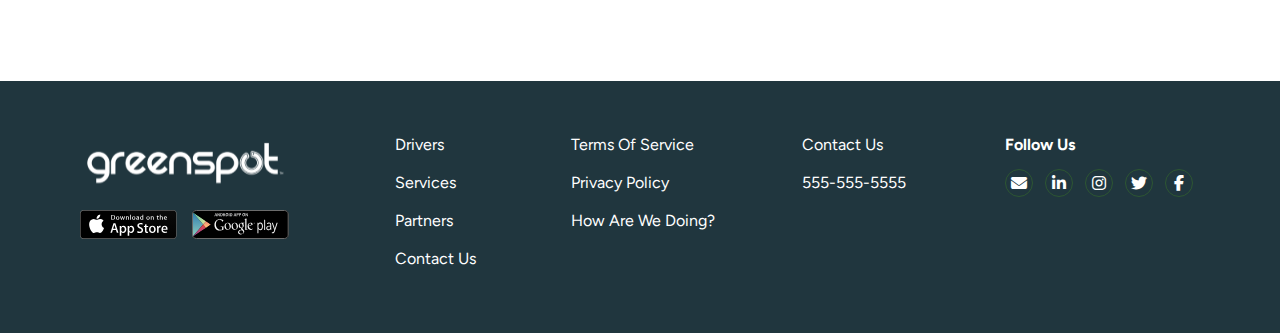
<file: html/contact.html>
<!doctype html>
<html lang="en">
<head>
	<meta charset="UTF-8">
	<meta name="viewport"
				content="width=device-width, user-scalable=no, initial-scale=1.0, maximum-scale=1.0, minimum-scale=1.0">
	<meta http-equiv="X-UA-Compatible" content="ie=edge">
	<title>Greenstart</title>

	
	<!-- Main style -->
	<link rel="stylesheet" href="css/normalize.css"/>
	<link rel="preconnect" href="https://fonts.googleapis.com">
	<link rel="preconnect" href="https://fonts.gstatic.com" crossorigin>
	<link href="https://fonts.googleapis.com/css2?family=Figtree:ital,wght@0,300..900;1,300..900&display=swap" rel="stylesheet">

	<link rel="stylesheet" type="text/css" href="fonts/FA5PRO-master/css/all.css"/>
	<link rel="stylesheet" href="css/jquery.fancybox.min.css"/>
	<link rel="stylesheet" type="text/css" href="css/nice-select.css"/>
	<link rel="stylesheet" type="text/css" href="css/swiper.min.css"/>
	<link rel="stylesheet" type="text/css" href="css/styles.css"/>
	<link rel="stylesheet" type="text/css" href="css/responsive.css"/>
	
</head>
<body>

  <header>
		<div class="top-line open">
			<div class="content-width">
				<div class="logo-wrap">
					<a href="index.html">
						<img src="img/logo.png" alt="">
					</a>
				</div>
				<nav class="top-menu-wrap">
					<ul class="top-menu">
						<li ><a href="drivers.html">Drivers</a></li>
						<li ><a href="solutions.html">Solutions</a></li>
						<li><a href="service.html">Service</a></li>
						<li><a href="partner.html">Partners</a></li>
						<li><a href="about.html">Company</a></li>
					</ul>
					<div class="btn-wrap">
						<a href="contact.html" class="btn-default">Contact Us</a>
					</div>
					<div class="open-menu ">
						<a href="#">
							<img src="img/menu.svg" alt="">
						</a>
					</div>
				</nav>
			</div>
		</div>
  </header>

	<div class="menu-responsive" id="menu-responsive" style="display: none">

		<div class="wrap">

			<nav class="mob-menu-wrap">
				<ul class="mob-menu">
					<li ><a href="drivers.html">Drivers</a></li>
					<li><a href="solutions.html">Solutions</a></li>
					<li><a href="service.html">Service</a></li>
					<li><a href="partner.html">Partners</a></li>
					<li><a href="about.html">Company</a></li>
				</ul>

				<div class="btn-wrap">
					<a href="contact.html" class="btn-default btn-green">Contact Us</a>
				</div>
			</nav>
		</div>
	</div>

	<main>

		<section class="page-banner contact-banner">
			<div class="bg">
				<img src="img/bg-5.jpg" alt="">
			</div>
			<div class="content-width">
				<div class="content">
					<h1>Contact Us</h1>
					<p>Lorem ipsum dolor sit amet, consectetur adipiscing elit, sed do eiusmod tempor incididunt</p>
					<ul>
						<li class="scroll">
							<p>Lorem ipsum</p>
							<a href="#id1" class="btn-default btn-green">Connect with sales</a>
						</li>
						<li class="scroll">
							<p>Lorem ipsum</p>
							<a href="#id2" class="btn-default btn-green">Get support</a>
						</li>
					</ul>
				</div>
			</div>
		</section>

		<section class="contact-form-block" id="id1">
			<div class="content-width">
				<h6 class="label-line">for business</h6>
				<div class="content">
					<div class="title">
						<h4>Lorem ipsum</h4>
						<p>Lorem ipsum dolor sit amet, consectetur adipiscing elit, sed do eiusmod tempor incididunt ut labore et dolore magna aliqua. </p>
						<div class="link-wrap">
							<a href="tel:+6845550102"><span><img src="img/icon-8-1.svg" alt=""></span>(684) 555-0102</a>
						</div>
					</div>
					<div class="form-wrap">
						<form action="#" class="partners-form">
							<div class="input-wrap">
								<label for="name">First Name <span>*</span></label>
								<input type="text" name="name" id="name" placeholder="Fist Name">
							</div>
							<div class="input-wrap">
								<label for="tel">Phone <span>*</span></label>
								<input type="number" name="tel" id="tel" placeholder="Phone">
							</div>
							<div class="input-wrap input-wrap-full">
								<label for="message">Message</label>
								<textarea name="message" id="message" placeholder="Message"></textarea>
							</div>
							<div class="input-wrap-submit">
								<button type="submit" class="btn-default btn-green">Send Message</button>
							</div>
						</form>
					</div>
				</div>
			</div>
		</section>

		<section class="text-link" id="id2">
			<div class="content-width">
				<h6 class="label-line">for Drivers</h6>
				<div class="content">
					<div class="text">
						<h4>Lorem ipsum dolor sit </h4>
						<p>Duis aute irure dolor in reprehenderit in voluptate velit esse cillum dolore eu fugiat nulla pariatur. Excepteur sint occaecat cupidatat non proident</p>
					</div>
					<div class="link-wrap">
						<ul>
							<li>
								<a href="tel:">call us <span><img src="img/icon-8-1.svg" alt=""></span></a>
							</li>
							<li>
								<a href="tel:">Email us <span><img src="img/icon-8-2.svg" alt=""></span></a>
							</li>
							<li>
								<a href="tel:">FAQs <span><img src="img/icon-8-3.svg" alt=""></span></a>
							</li>
						</ul>
					</div>
				</div>
			</div>
		</section>
		
	</main>

  <footer>
    <div class="content-width">
			<div class="logo-wrap">
				<div class="logo">
					<a href="index.html">
						<img src="img/logo-footer.svg" alt="">
					</a>
				</div>
				<ul>
					<li><a href="#"><img src="img/icon-4-1.svg" alt=""></a></li>
					<li><a href="#"><img src="img/icon-4-2.svg" alt=""></a></li>
				</ul>
			</div>
			<nav class="footer-menu-wrap">
				<div class="item item-1">
					<ul>
						<li><a href="#">Drivers</a></li>
						<li><a href="#">Services</a></li>
						<li><a href="#">Partners</a></li>
						<li><a href="#">Contact Us</a></li>
					</ul>
				</div>
				<div class="item item-2">
					<ul>
						<li><a href="#">Terms of Service</a></li>
						<li><a href="#">Privacy Policy</a></li>
						<li><a href="#">How are We Doing?</a></li>
					</ul>
				</div>
				<div class="item item-3">
					<ul>
						<li><a href="#">Contact Us</a></li>
						<li><a href="tel:+5555555555">555-555-5555</a></li>
					</ul>
					<div class="play-market">
						<div><a href="#"><img src="img/icon-5-1.png" alt=""></a></div>
						<div><a href="#"><img src="img/icon-5-2.png" alt=""></a></div>
					</div>
				</div>
				<div class="item item-4">
					<h6>Follow Us</h6>
					<ul class="soc">
						<li><a href="#"><i class="fa-solid fa-envelope"></i></a></li>
						<li><a href="#"><i class="fa-brands fa-linkedin-in"></i></a></li>
						<li><a href="#"><i class="fa-brands fa-instagram"></i></a></li>
						<li><a href="#"><i class="fa-brands fa-twitter"></i></a></li>
						<li><a href="#"><i class="fa-brands fa-facebook-f"></i></a></li>
					</ul>
				</div>
			</nav>
    </div>
  </footer>


	<div class="popup-blog" id="popup" style="display: none">
		<div class="main">
			<div class="swiper text-slider">
				<div class="swiper-wrapper">
					<div class="swiper-slide">
						<img src="img/img-11-1.jpg" alt="" class="floatleft">
						<div class="wrap-text">
							<h4>Dummy text of the printing and typesetting industry</h4>
							<p>Lorem ipsum dolor sit amet, consectetur adipiscing elit, sed do eiusmod tempor incididunt ut labore et dolore magna aliqua. Ut enim ad minim veniam, quis nostrud exercitation ullamco laboris nisi ut aliquip ex ea commodo consequat. Duis aute irure dolor in reprehenderit in voluptate velit esse cillum dolore eu fugiat nulla pariatur. Excepteur sint occaecat cupidatat non proident, sunt in culpa qui officia deserunt mollit anim id est laborum.</p>
							<p>Lorem ipsum dolor sit amet, consectetur adipiscing elit, sed do eiusmod tempor incididunt ut labore et dolore magna aliqua. Ut enim ad minim veniam, quis nostrud exercitation ullamco laboris nisi ut aliquip ex ea commodo consequat. Duis aute irure dolor in reprehenderit in voluptate velit esse cillum dolore eu fugiat nulla pariatur. Excepteur sint occaecat cupidatat non proident, sunt in culpa qui officia deserunt mollit anim id est laborum.</p>
							<p>Excepteur sint occaecat cupidatat non proident, sunt in culpa qui officia deserunt mollit anim id est laborum. Lorem ipsum dolor sit amet, consectetur adipiscing elit, sed do eiusmod tempor incididunt ut labore et dolore magna aliqua. Ut enim ad minim veniam, quis nostrud exercitation ullamco laboris nisi ut aliquip ex ea commodo consequat. Duis aute irure dolor in reprehenderit in voluptate velit esse cillum dolore eu fugiat nulla pariatur. Excepteur sint occaecat cupidatat non proident, sunt in culpa qui officia deserunt mollit anim id est laborum.</p>
							<p>Duis aute irure dolor in reprehenderit in voluptate velit esse cillum dolore eu fugiat nulla pariatur. Excepteur sint occaecat cupidatat non proident, sunt in culpa qui officia deserunt mollit anim id est laborum.</p>
						</div>
					</div>
					<div class="swiper-slide">
						<img src="img/img-11-1.jpg" alt="" class="floatleft">
						<div class="wrap-text">
							<h4>Dummy text of the printing and typesetting industry</h4>
							<p>Lorem ipsum dolor sit amet, consectetur adipiscing elit, sed do eiusmod tempor incididunt ut labore et dolore magna aliqua. Ut enim ad minim veniam, quis nostrud exercitation ullamco laboris nisi ut aliquip ex ea commodo consequat. Duis aute irure dolor in reprehenderit in voluptate velit esse cillum dolore eu fugiat nulla pariatur. Excepteur sint occaecat cupidatat non proident, sunt in culpa qui officia deserunt mollit anim id est laborum.</p>
							<p>Lorem ipsum dolor sit amet, consectetur adipiscing elit, sed do eiusmod tempor incididunt ut labore et dolore magna aliqua. Ut enim ad minim veniam, quis nostrud exercitation ullamco laboris nisi ut aliquip ex ea commodo consequat. Duis aute irure dolor in reprehenderit in voluptate velit esse cillum dolore eu fugiat nulla pariatur. Excepteur sint occaecat cupidatat non proident, sunt in culpa qui officia deserunt mollit anim id est laborum.</p>
							<p>Excepteur sint occaecat cupidatat non proident, sunt in culpa qui officia deserunt mollit anim id est laborum. Lorem ipsum dolor sit amet, consectetur adipiscing elit, sed do eiusmod tempor incididunt ut labore et dolore magna aliqua. Ut enim ad minim veniam, quis nostrud exercitation ullamco laboris nisi ut aliquip ex ea commodo consequat. Duis aute irure dolor in reprehenderit in voluptate velit esse cillum dolore eu fugiat nulla pariatur. Excepteur sint occaecat cupidatat non proident, sunt in culpa qui officia deserunt mollit anim id est laborum.</p>
							<p>Duis aute irure dolor in reprehenderit in voluptate velit esse cillum dolore eu fugiat nulla pariatur. Excepteur sint occaecat cupidatat non proident, sunt in culpa qui officia deserunt mollit anim id est laborum.</p>
						</div>
					</div>
					<div class="swiper-slide">
						<img src="img/img-11-1.jpg" alt="" class="floatleft">
						<div class="wrap-text">
							<h4>Dummy text of the printing and typesetting industry</h4>
							<p>Lorem ipsum dolor sit amet, consectetur adipiscing elit, sed do eiusmod tempor incididunt ut labore et dolore magna aliqua. Ut enim ad minim veniam, quis nostrud exercitation ullamco laboris nisi ut aliquip ex ea commodo consequat. Duis aute irure dolor in reprehenderit in voluptate velit esse cillum dolore eu fugiat nulla pariatur. Excepteur sint occaecat cupidatat non proident, sunt in culpa qui officia deserunt mollit anim id est laborum.</p>
							<p>Lorem ipsum dolor sit amet, consectetur adipiscing elit, sed do eiusmod tempor incididunt ut labore et dolore magna aliqua. Ut enim ad minim veniam, quis nostrud exercitation ullamco laboris nisi ut aliquip ex ea commodo consequat. Duis aute irure dolor in reprehenderit in voluptate velit esse cillum dolore eu fugiat nulla pariatur. Excepteur sint occaecat cupidatat non proident, sunt in culpa qui officia deserunt mollit anim id est laborum.</p>
							<p>Excepteur sint occaecat cupidatat non proident, sunt in culpa qui officia deserunt mollit anim id est laborum. Lorem ipsum dolor sit amet, consectetur adipiscing elit, sed do eiusmod tempor incididunt ut labore et dolore magna aliqua. Ut enim ad minim veniam, quis nostrud exercitation ullamco laboris nisi ut aliquip ex ea commodo consequat. Duis aute irure dolor in reprehenderit in voluptate velit esse cillum dolore eu fugiat nulla pariatur. Excepteur sint occaecat cupidatat non proident, sunt in culpa qui officia deserunt mollit anim id est laborum.</p>
							<p>Duis aute irure dolor in reprehenderit in voluptate velit esse cillum dolore eu fugiat nulla pariatur. Excepteur sint occaecat cupidatat non proident, sunt in culpa qui officia deserunt mollit anim id est laborum.</p>
						</div>
					</div>
				</div>
			</div>
			<div class="nav-wrap">
				<div class="swiper-button-prev text-prev btn"><img src="img/icon-7.svg" alt=""></div>
				<div class="swiper-pagination text-pagination"></div>
				<div class="swiper-button-next text-next btn"><img src="img/icon-7.svg" alt=""></div>

			</div>
		</div>
	</div>



  <script src="js/jquery.min.js"></script>
	<script src="js/swiper.js"></script>
	<script src="js/jquery.fancybox.min.js"></script>
	<script src="js/jquery.nice-select.min.js"></script>
	<script src="js/cuttr.min.js"></script>
	<script src="js/jquery.sticky.js"></script>
	<script src="js/script.js"></script>
</body>
</html>
</file>
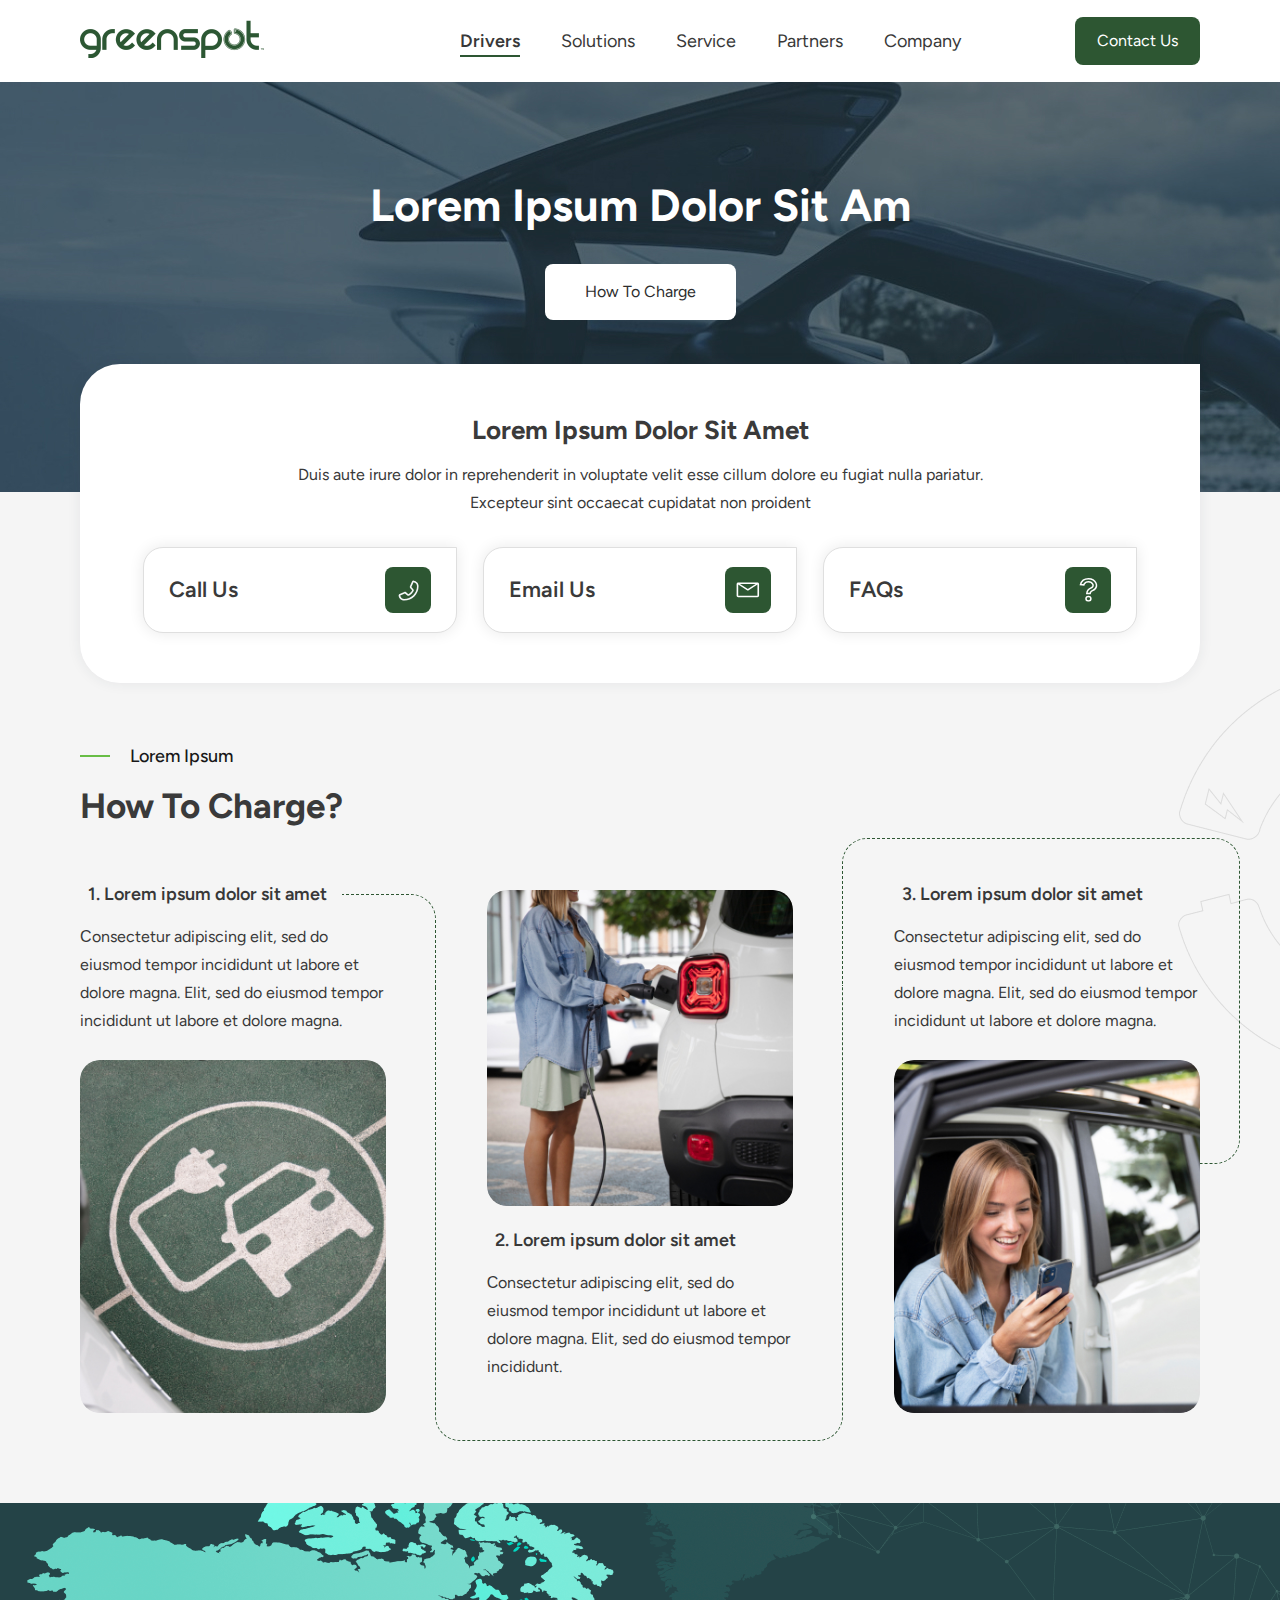
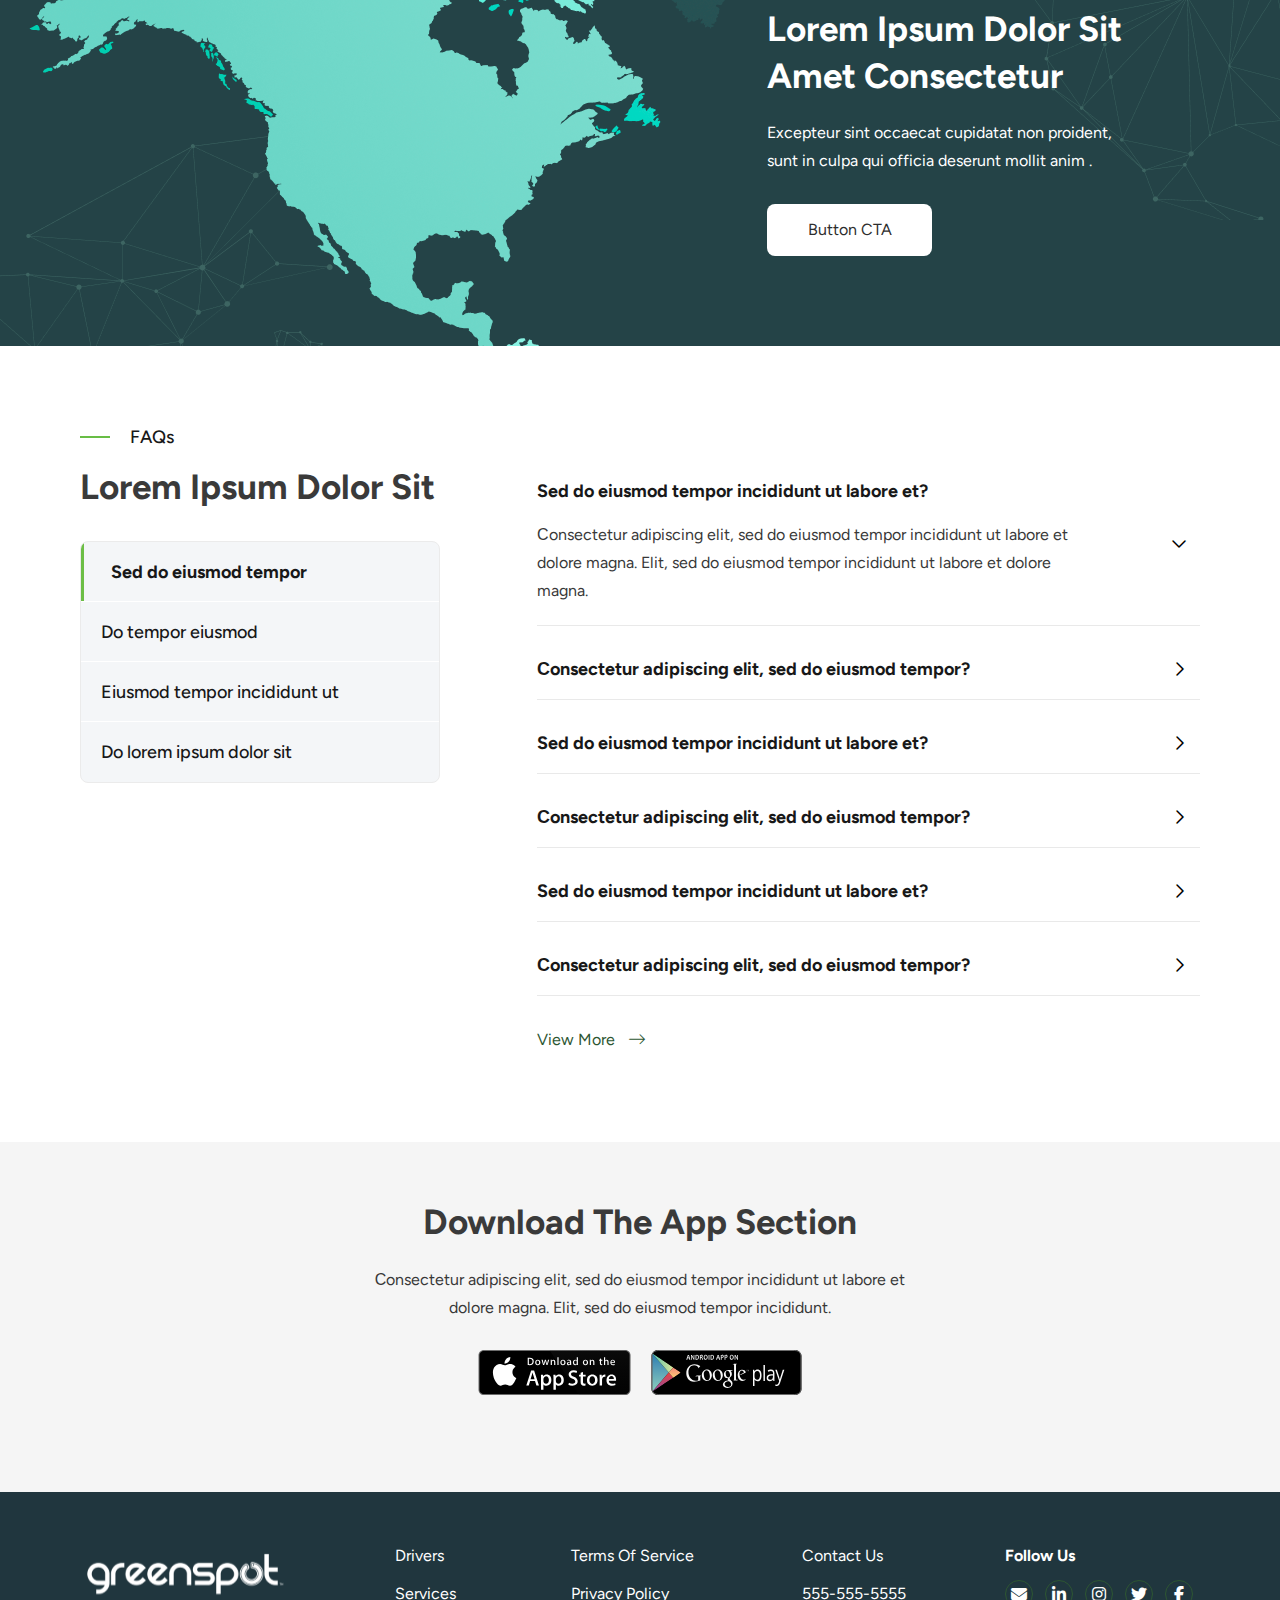
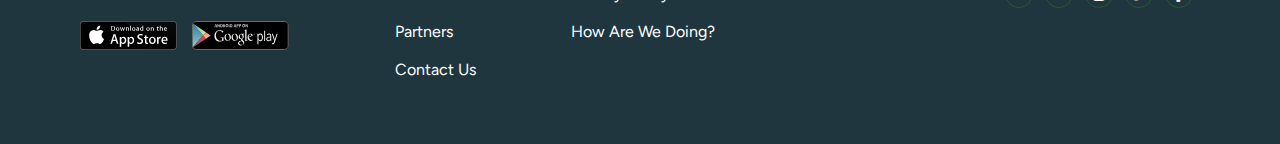
<file: html/drivers.html>
<!doctype html>
<html lang="en">
<head>
	<meta charset="UTF-8">
	<meta name="viewport"
				content="width=device-width, user-scalable=no, initial-scale=1.0, maximum-scale=1.0, minimum-scale=1.0">
	<meta http-equiv="X-UA-Compatible" content="ie=edge">
	<title>Greenstart</title>

	
	<!-- Main style -->
	<link rel="stylesheet" href="css/normalize.css"/>
	<link rel="preconnect" href="https://fonts.googleapis.com">
	<link rel="preconnect" href="https://fonts.gstatic.com" crossorigin>
	<link href="https://fonts.googleapis.com/css2?family=Figtree:ital,wght@0,300..900;1,300..900&display=swap" rel="stylesheet">

	<link rel="stylesheet" type="text/css" href="fonts/FA5PRO-master/css/all.css"/>
	<link rel="stylesheet" href="css/jquery.fancybox.min.css"/>
	<link rel="stylesheet" type="text/css" href="css/nice-select.css"/>
	<link rel="stylesheet" type="text/css" href="css/swiper.min.css"/>
	<link rel="stylesheet" type="text/css" href="css/styles.css"/>
	<link rel="stylesheet" type="text/css" href="css/responsive.css"/>
	
</head>
<body>

  <header>
		<div class="top-line open">
			<div class="content-width">
				<div class="logo-wrap">
					<a href="index.html">
						<img src="img/logo.png" alt="">
					</a>
				</div>
				<nav class="top-menu-wrap">
					<ul class="top-menu">
						<li class="current"><a href="drivers.html">Drivers</a></li>
						<li ><a href="solutions.html">Solutions</a></li>
						<li><a href="service.html">Service</a></li>
						<li><a href="partner.html">Partners</a></li>
						<li><a href="about.html">Company</a></li>
					</ul>
					<div class="btn-wrap">
						<a href="contact.html" class="btn-default">Contact Us</a>
					</div>
					<div class="open-menu ">
						<a href="#">
							<img src="img/menu.svg" alt="">
						</a>
					</div>
				</nav>
			</div>
		</div>
  </header>

	<div class="menu-responsive" id="menu-responsive" style="display: none">

		<div class="wrap">

			<nav class="mob-menu-wrap">
				<ul class="mob-menu">
					<li ><a href="drivers.html">Drivers</a></li>
					<li class="mob-current"><a href="solutions.html">Solutions</a></li>
					<li><a href="service.html">Service</a></li>
					<li><a href="partner.html">Partners</a></li>
					<li><a href="about.html">Company</a></li>
				</ul>

				<div class="btn-wrap">
					<a href="contact.html" class="btn-default btn-green">Contact Us</a>
				</div>
			</nav>
		</div>
	</div>

	<main>

		<section class="page-banner drivers-banner">
			<div class="bg">
				<img src="img/bg-5.jpg" alt="">
			</div>
			<div class="content-width">
				<div class="content">
					<h1>Lorem ipsum dolor sit am</h1>
					<div class="btn-wrap">
						<a href="#item3x" class="btn-default btn-white scroll">how to charge</a>
					</div>
				</div>
			</div>
		</section>

		<section class="contact-info">
			<div class="content-width">
				<div class="content">
					<h4>Lorem ipsum dolor sit amet</h4>
					<p>Duis aute irure dolor in reprehenderit in voluptate velit esse cillum dolore eu fugiat nulla pariatur. Excepteur sint occaecat cupidatat non proident</p>
					<ul>
						<li>
							<a href="#">
								<span class="text">call us</span>
								<span class="icon"><img src="img/icon-8-1.svg" alt=""></span>
							</a>
						</li>
						<li>
							<a href="#form" class="fancybox">
								<span class="text">email us</span>
								<span class="icon"><img src="img/icon-8-2.svg" alt=""></span>
							</a>
						</li>
						<li>
							<a href="#">
								<span class="text">FAQs</span>
								<span class="icon"><img src="img/icon-8-3.svg" alt=""></span>
							</a>
						</li>
					</ul>
				</div>
			</div>
		</section>

		<section class="item-3x" id="item3x">
			<div class="bg"><img src="img/after-3.png" alt=""></div>
			<div class="content-width">
				<h6 class="label-line">Lorem ipsum</h6>
				<h2>how to charge?</h2>
				<div class="content">
					<div class="item item-1">
						<div class="after"></div>
						<div class="wrap">
							<h6>1. Lorem ipsum dolor sit amet</h6>
							<p>Сonsectetur adipiscing elit, sed do eiusmod tempor incididunt ut labore et dolore magna. Elit, sed do eiusmod tempor incididunt ut labore et dolore magna.</p>
							<figure>
								<img src="img/img-12-1.jpg" alt="">
							</figure>
						</div>
					</div>
					<div class="item item-2">
						<div class="after"></div>
						<div class="wrap">
							<figure>
								<img src="img/img-12-2.jpg" alt="">
							</figure>
							<h6>2. Lorem ipsum dolor sit amet</h6>
							<p>Сonsectetur adipiscing elit, sed do eiusmod tempor incididunt ut labore et dolore magna. Elit, sed do eiusmod tempor incididunt.</p>

						</div>
					</div>
					<div class="item item-3">
						<div class="after"></div>
						<div class="wrap">

							<h6>3. Lorem ipsum dolor sit amet</h6>
							<p>Сonsectetur adipiscing elit, sed do eiusmod tempor incididunt ut labore et dolore magna. Elit, sed do eiusmod tempor incididunt ut labore et dolore magna.</p>
							<figure>
								<img src="img/img-12-3.jpg" alt="">
							</figure>
						</div>
					</div>
				</div>
			</div>
		</section>

		<section class="map-bg">
			<div class="bg">
				<img src="img/after-4-1.png" alt="" class="img img-1">
				<img src="img/after-4-2.png" alt="" class="img img-2">
				<img src="img/after-5.svg" alt="" class="img img-3">
			</div>
			<div class="content-width">
				<figure>
					<img src="img/img-13.png" alt="">
					<img src="img/img-14.png" alt="" class="mob">
				</figure>
				<div class="text">
					<h2>Lorem ipsum dolor sit amet consectetur</h2>
					<p>Excepteur sint occaecat cupidatat non proident, sunt in culpa qui officia deserunt mollit anim .</p>
					<div class="btn-wrap">
						<a href="#" class="btn-default btn-white btn-52">Button CTA</a>
					</div>
				</div>
			</div>
		</section>

		<section class="faq-tabs">
			<div class="content-width">
				<div class="tabs">
					<div class="left">
						<h6 class="label-line">FAQs</h6>
						<h2>Lorem ipsum dolor sit</h2>
						<ul class="tabs-menu">
							<li>Sed do eiusmod tempor</li>
							<li>Do tempor eiusmod</li>
							<li>Eiusmod tempor incididunt ut</li>
							<li>Do lorem ipsum dolor sit</li>
						</ul>

						<div class="nice-select tabs-menu-mob">
							<span class="current">Sed do eiusmod tempor</span>
							<ul class="list">
								<li class="option selected">Sed do eiusmod tempor</li>
								<li class="option">Do tempor eiusmod</li>
								<li class="option">Eiusmod tempor incididunt ut</li>
								<li class="option">Do lorem ipsum dolor sit</li>
							</ul>
						</div>
					</div>



					<div class="right">
						<div class="tab-content">
							<div class="tab-item">
								<ul class="accordion">
									<li class="accordion-item is-active">
										<div class="accordion-thumb"><p>Sed do eiusmod tempor incididunt ut labore et?</p></div>
										<div class="accordion-panel">
											<div class="wrap">
												<p>Сonsectetur adipiscing elit, sed do eiusmod tempor incididunt ut labore et dolore magna. Elit, sed do eiusmod tempor incididunt ut labore et dolore magna.</p>
											</div>
										</div>
									</li>
									<li class="accordion-item">
										<div class="accordion-thumb"><p>Сonsectetur adipiscing elit, sed do eiusmod tempor?</p></div>
										<div class="accordion-panel">
											<div class="wrap">
												<p>Сonsectetur adipiscing elit, sed do eiusmod tempor incididunt ut labore et dolore magna. Elit, sed do eiusmod tempor incididunt ut labore et dolore magna.</p>
											</div>
										</div>
									</li>
									<li class="accordion-item">
										<div class="accordion-thumb"><p>Sed do eiusmod tempor incididunt ut labore et?</p></div>
										<div class="accordion-panel">
											<div class="wrap">
												<p>Сonsectetur adipiscing elit, sed do eiusmod tempor incididunt ut labore et dolore magna. Elit, sed do eiusmod tempor incididunt ut labore et dolore magna.</p>
											</div>
										</div>
									</li>
									<li class="accordion-item">
										<div class="accordion-thumb"><p>Сonsectetur adipiscing elit, sed do eiusmod tempor?</p></div>
										<div class="accordion-panel">
											<div class="wrap">
												<p>Сonsectetur adipiscing elit, sed do eiusmod tempor incididunt ut labore et dolore magna. Elit, sed do eiusmod tempor incididunt ut labore et dolore magna.</p>
											</div>
										</div>
									</li>
									<li class="accordion-item">
										<div class="accordion-thumb"><p>Sed do eiusmod tempor incididunt ut labore et?</p></div>
										<div class="accordion-panel">
											<div class="wrap">
												<p>Сonsectetur adipiscing elit, sed do eiusmod tempor incididunt ut labore et dolore magna. Elit, sed do eiusmod tempor incididunt ut labore et dolore magna.</p>
											</div>
										</div>
									</li>
									<li class="accordion-item">
										<div class="accordion-thumb"><p>Сonsectetur adipiscing elit, sed do eiusmod tempor?</p></div>
										<div class="accordion-panel">
											<div class="wrap">
												<p>Сonsectetur adipiscing elit, sed do eiusmod tempor incididunt ut labore et dolore magna. Elit, sed do eiusmod tempor incididunt ut labore et dolore magna.</p>
											</div>
										</div>
									</li>
								</ul>
								<div class="link-wrap">
									<a href="#">view more <i class="fa-light fa-arrow-right-long"></i></a>
								</div>
							</div>
							<div class="tab-item">
								<ul class="accordion">
									<li class="accordion-item ">
										<div class="accordion-thumb"><p>2Sed do eiusmod tempor incididunt ut labore et?</p></div>
										<div class="accordion-panel">
											<div class="wrap">
												<p>Сonsectetur adipiscing elit, sed do eiusmod tempor incididunt ut labore et dolore magna. Elit, sed do eiusmod tempor incididunt ut labore et dolore magna.</p>
											</div>
										</div>
									</li>
									<li class="accordion-item">
										<div class="accordion-thumb"><p>Сonsectetur adipiscing elit, sed do eiusmod tempor?</p></div>
										<div class="accordion-panel">
											<div class="wrap">
												<p>Сonsectetur adipiscing elit, sed do eiusmod tempor incididunt ut labore et dolore magna. Elit, sed do eiusmod tempor incididunt ut labore et dolore magna.</p>
											</div>
										</div>
									</li>
									<li class="accordion-item">
										<div class="accordion-thumb"><p>Sed do eiusmod tempor incididunt ut labore et?</p></div>
										<div class="accordion-panel">
											<div class="wrap">
												<p>Сonsectetur adipiscing elit, sed do eiusmod tempor incididunt ut labore et dolore magna. Elit, sed do eiusmod tempor incididunt ut labore et dolore magna.</p>
											</div>
										</div>
									</li>
									<li class="accordion-item">
										<div class="accordion-thumb"><p>Сonsectetur adipiscing elit, sed do eiusmod tempor?</p></div>
										<div class="accordion-panel">
											<div class="wrap">
												<p>Сonsectetur adipiscing elit, sed do eiusmod tempor incididunt ut labore et dolore magna. Elit, sed do eiusmod tempor incididunt ut labore et dolore magna.</p>
											</div>
										</div>
									</li>
									<li class="accordion-item">
										<div class="accordion-thumb"><p>Sed do eiusmod tempor incididunt ut labore et?</p></div>
										<div class="accordion-panel">
											<div class="wrap">
												<p>Сonsectetur adipiscing elit, sed do eiusmod tempor incididunt ut labore et dolore magna. Elit, sed do eiusmod tempor incididunt ut labore et dolore magna.</p>
											</div>
										</div>
									</li>
									<li class="accordion-item">
										<div class="accordion-thumb"><p>Сonsectetur adipiscing elit, sed do eiusmod tempor?</p></div>
										<div class="accordion-panel">
											<div class="wrap">
												<p>Сonsectetur adipiscing elit, sed do eiusmod tempor incididunt ut labore et dolore magna. Elit, sed do eiusmod tempor incididunt ut labore et dolore magna.</p>
											</div>
										</div>
									</li>
								</ul>
								<div class="link-wrap">
									<a href="#">view more <i class="fa-light fa-arrow-right-long"></i></a>
								</div>
							</div>
							<div class="tab-item">
								<ul class="accordion">
									<li class="accordion-item ">
										<div class="accordion-thumb"><p>3Sed do eiusmod tempor incididunt ut labore et?</p></div>
										<div class="accordion-panel">
											<div class="wrap">
												<p>Сonsectetur adipiscing elit, sed do eiusmod tempor incididunt ut labore et dolore magna. Elit, sed do eiusmod tempor incididunt ut labore et dolore magna.</p>
											</div>
										</div>
									</li>
									<li class="accordion-item">
										<div class="accordion-thumb"><p>Сonsectetur adipiscing elit, sed do eiusmod tempor?</p></div>
										<div class="accordion-panel">
											<div class="wrap">
												<p>Сonsectetur adipiscing elit, sed do eiusmod tempor incididunt ut labore et dolore magna. Elit, sed do eiusmod tempor incididunt ut labore et dolore magna.</p>
											</div>
										</div>
									</li>
									<li class="accordion-item">
										<div class="accordion-thumb"><p>Sed do eiusmod tempor incididunt ut labore et?</p></div>
										<div class="accordion-panel">
											<div class="wrap">
												<p>Сonsectetur adipiscing elit, sed do eiusmod tempor incididunt ut labore et dolore magna. Elit, sed do eiusmod tempor incididunt ut labore et dolore magna.</p>
											</div>
										</div>
									</li>
									<li class="accordion-item">
										<div class="accordion-thumb"><p>Сonsectetur adipiscing elit, sed do eiusmod tempor?</p></div>
										<div class="accordion-panel">
											<div class="wrap">
												<p>Сonsectetur adipiscing elit, sed do eiusmod tempor incididunt ut labore et dolore magna. Elit, sed do eiusmod tempor incididunt ut labore et dolore magna.</p>
											</div>
										</div>
									</li>
									<li class="accordion-item">
										<div class="accordion-thumb"><p>Sed do eiusmod tempor incididunt ut labore et?</p></div>
										<div class="accordion-panel">
											<div class="wrap">
												<p>Сonsectetur adipiscing elit, sed do eiusmod tempor incididunt ut labore et dolore magna. Elit, sed do eiusmod tempor incididunt ut labore et dolore magna.</p>
											</div>
										</div>
									</li>
									<li class="accordion-item">
										<div class="accordion-thumb"><p>Сonsectetur adipiscing elit, sed do eiusmod tempor?</p></div>
										<div class="accordion-panel">
											<div class="wrap">
												<p>Сonsectetur adipiscing elit, sed do eiusmod tempor incididunt ut labore et dolore magna. Elit, sed do eiusmod tempor incididunt ut labore et dolore magna.</p>
											</div>
										</div>
									</li>
								</ul>
								<div class="link-wrap">
									<a href="#">view more <i class="fa-light fa-arrow-right-long"></i></a>
								</div>
							</div>
							<div class="tab-item">
								<ul class="accordion">
									<li class="accordion-item ">
										<div class="accordion-thumb"><p>4Sed do eiusmod tempor incididunt ut labore et?</p></div>
										<div class="accordion-panel">
											<div class="wrap">
												<p>Сonsectetur adipiscing elit, sed do eiusmod tempor incididunt ut labore et dolore magna. Elit, sed do eiusmod tempor incididunt ut labore et dolore magna.</p>
											</div>
										</div>
									</li>
									<li class="accordion-item">
										<div class="accordion-thumb"><p>Сonsectetur adipiscing elit, sed do eiusmod tempor?</p></div>
										<div class="accordion-panel">
											<div class="wrap">
												<p>Сonsectetur adipiscing elit, sed do eiusmod tempor incididunt ut labore et dolore magna. Elit, sed do eiusmod tempor incididunt ut labore et dolore magna.</p>
											</div>
										</div>
									</li>
									<li class="accordion-item">
										<div class="accordion-thumb"><p>Sed do eiusmod tempor incididunt ut labore et?</p></div>
										<div class="accordion-panel">
											<div class="wrap">
												<p>Сonsectetur adipiscing elit, sed do eiusmod tempor incididunt ut labore et dolore magna. Elit, sed do eiusmod tempor incididunt ut labore et dolore magna.</p>
											</div>
										</div>
									</li>
									<li class="accordion-item">
										<div class="accordion-thumb"><p>Сonsectetur adipiscing elit, sed do eiusmod tempor?</p></div>
										<div class="accordion-panel">
											<div class="wrap">
												<p>Сonsectetur adipiscing elit, sed do eiusmod tempor incididunt ut labore et dolore magna. Elit, sed do eiusmod tempor incididunt ut labore et dolore magna.</p>
											</div>
										</div>
									</li>
									<li class="accordion-item">
										<div class="accordion-thumb"><p>Sed do eiusmod tempor incididunt ut labore et?</p></div>
										<div class="accordion-panel">
											<div class="wrap">
												<p>Сonsectetur adipiscing elit, sed do eiusmod tempor incididunt ut labore et dolore magna. Elit, sed do eiusmod tempor incididunt ut labore et dolore magna.</p>
											</div>
										</div>
									</li>
									<li class="accordion-item">
										<div class="accordion-thumb"><p>Сonsectetur adipiscing elit, sed do eiusmod tempor?</p></div>
										<div class="accordion-panel">
											<div class="wrap">
												<p>Сonsectetur adipiscing elit, sed do eiusmod tempor incididunt ut labore et dolore magna. Elit, sed do eiusmod tempor incididunt ut labore et dolore magna.</p>
											</div>
										</div>
									</li>
								</ul>
								<div class="link-wrap">
									<a href="#">view more <i class="fa-light fa-arrow-right-long"></i></a>
								</div>
							</div>
						</div>
					</div>

				</div>
			</div>
		</section>

		<section class="download">
			<div class="content-width">
				<div class="content">
					<h2>Download the App Section</h2>
					<p>Сonsectetur adipiscing elit, sed do eiusmod tempor incididunt ut labore et dolore magna. Elit, sed do eiusmod tempor incididunt.</p>
					<ul>
						<li><a href="#"><img src="img/icon-9-1.svg" alt=""></a></li>
						<li><a href="#"><img src="img/icon-9-2.svg" alt=""></a></li>
					</ul>
				</div>
			</div>
		</section>
		
	</main>

  <footer>
    <div class="content-width">
			<div class="logo-wrap">
				<div class="logo">
					<a href="index.html">
						<img src="img/logo-footer.svg" alt="">
					</a>
				</div>
				<ul>
					<li><a href="#"><img src="img/icon-4-1.svg" alt=""></a></li>
					<li><a href="#"><img src="img/icon-4-2.svg" alt=""></a></li>
				</ul>
			</div>
			<nav class="footer-menu-wrap">
				<div class="item item-1">
					<ul>
						<li><a href="#">Drivers</a></li>
						<li><a href="#">Services</a></li>
						<li><a href="#">Partners</a></li>
						<li><a href="#">Contact Us</a></li>
					</ul>
				</div>
				<div class="item item-2">
					<ul>
						<li><a href="#">Terms of Service</a></li>
						<li><a href="#">Privacy Policy</a></li>
						<li><a href="#">How are We Doing?</a></li>
					</ul>
				</div>
				<div class="item item-3">
					<ul>
						<li><a href="#">Contact Us</a></li>
						<li><a href="tel:+5555555555">555-555-5555</a></li>
					</ul>
					<div class="play-market">
						<div><a href="#"><img src="img/icon-5-1.png" alt=""></a></div>
						<div><a href="#"><img src="img/icon-5-2.png" alt=""></a></div>
					</div>
				</div>
				<div class="item item-4">
					<h6>Follow Us</h6>
					<ul class="soc">
						<li><a href="#"><i class="fa-solid fa-envelope"></i></a></li>
						<li><a href="#"><i class="fa-brands fa-linkedin-in"></i></a></li>
						<li><a href="#"><i class="fa-brands fa-instagram"></i></a></li>
						<li><a href="#"><i class="fa-brands fa-twitter"></i></a></li>
						<li><a href="#"><i class="fa-brands fa-facebook-f"></i></a></li>
					</ul>
				</div>
			</nav>
    </div>
  </footer>


	<div class="popup-blog" id="popup" style="display: none">
		<div class="main">
			<div class="swiper text-slider">
				<div class="swiper-wrapper">
					<div class="swiper-slide">
						<img src="img/img-11-1.jpg" alt="" class="floatleft">
						<div class="wrap-text">
							<h4>Dummy text of the printing and typesetting industry</h4>
							<p>Lorem ipsum dolor sit amet, consectetur adipiscing elit, sed do eiusmod tempor incididunt ut labore et dolore magna aliqua. Ut enim ad minim veniam, quis nostrud exercitation ullamco laboris nisi ut aliquip ex ea commodo consequat. Duis aute irure dolor in reprehenderit in voluptate velit esse cillum dolore eu fugiat nulla pariatur. Excepteur sint occaecat cupidatat non proident, sunt in culpa qui officia deserunt mollit anim id est laborum.</p>
							<p>Lorem ipsum dolor sit amet, consectetur adipiscing elit, sed do eiusmod tempor incididunt ut labore et dolore magna aliqua. Ut enim ad minim veniam, quis nostrud exercitation ullamco laboris nisi ut aliquip ex ea commodo consequat. Duis aute irure dolor in reprehenderit in voluptate velit esse cillum dolore eu fugiat nulla pariatur. Excepteur sint occaecat cupidatat non proident, sunt in culpa qui officia deserunt mollit anim id est laborum.</p>
							<p>Excepteur sint occaecat cupidatat non proident, sunt in culpa qui officia deserunt mollit anim id est laborum. Lorem ipsum dolor sit amet, consectetur adipiscing elit, sed do eiusmod tempor incididunt ut labore et dolore magna aliqua. Ut enim ad minim veniam, quis nostrud exercitation ullamco laboris nisi ut aliquip ex ea commodo consequat. Duis aute irure dolor in reprehenderit in voluptate velit esse cillum dolore eu fugiat nulla pariatur. Excepteur sint occaecat cupidatat non proident, sunt in culpa qui officia deserunt mollit anim id est laborum.</p>
							<p>Duis aute irure dolor in reprehenderit in voluptate velit esse cillum dolore eu fugiat nulla pariatur. Excepteur sint occaecat cupidatat non proident, sunt in culpa qui officia deserunt mollit anim id est laborum.</p>
						</div>
					</div>
					<div class="swiper-slide">
						<img src="img/img-11-1.jpg" alt="" class="floatleft">
						<div class="wrap-text">
							<h4>Dummy text of the printing and typesetting industry</h4>
							<p>Lorem ipsum dolor sit amet, consectetur adipiscing elit, sed do eiusmod tempor incididunt ut labore et dolore magna aliqua. Ut enim ad minim veniam, quis nostrud exercitation ullamco laboris nisi ut aliquip ex ea commodo consequat. Duis aute irure dolor in reprehenderit in voluptate velit esse cillum dolore eu fugiat nulla pariatur. Excepteur sint occaecat cupidatat non proident, sunt in culpa qui officia deserunt mollit anim id est laborum.</p>
							<p>Lorem ipsum dolor sit amet, consectetur adipiscing elit, sed do eiusmod tempor incididunt ut labore et dolore magna aliqua. Ut enim ad minim veniam, quis nostrud exercitation ullamco laboris nisi ut aliquip ex ea commodo consequat. Duis aute irure dolor in reprehenderit in voluptate velit esse cillum dolore eu fugiat nulla pariatur. Excepteur sint occaecat cupidatat non proident, sunt in culpa qui officia deserunt mollit anim id est laborum.</p>
							<p>Excepteur sint occaecat cupidatat non proident, sunt in culpa qui officia deserunt mollit anim id est laborum. Lorem ipsum dolor sit amet, consectetur adipiscing elit, sed do eiusmod tempor incididunt ut labore et dolore magna aliqua. Ut enim ad minim veniam, quis nostrud exercitation ullamco laboris nisi ut aliquip ex ea commodo consequat. Duis aute irure dolor in reprehenderit in voluptate velit esse cillum dolore eu fugiat nulla pariatur. Excepteur sint occaecat cupidatat non proident, sunt in culpa qui officia deserunt mollit anim id est laborum.</p>
							<p>Duis aute irure dolor in reprehenderit in voluptate velit esse cillum dolore eu fugiat nulla pariatur. Excepteur sint occaecat cupidatat non proident, sunt in culpa qui officia deserunt mollit anim id est laborum.</p>
						</div>
					</div>
					<div class="swiper-slide">
						<img src="img/img-11-1.jpg" alt="" class="floatleft">
						<div class="wrap-text">
							<h4>Dummy text of the printing and typesetting industry</h4>
							<p>Lorem ipsum dolor sit amet, consectetur adipiscing elit, sed do eiusmod tempor incididunt ut labore et dolore magna aliqua. Ut enim ad minim veniam, quis nostrud exercitation ullamco laboris nisi ut aliquip ex ea commodo consequat. Duis aute irure dolor in reprehenderit in voluptate velit esse cillum dolore eu fugiat nulla pariatur. Excepteur sint occaecat cupidatat non proident, sunt in culpa qui officia deserunt mollit anim id est laborum.</p>
							<p>Lorem ipsum dolor sit amet, consectetur adipiscing elit, sed do eiusmod tempor incididunt ut labore et dolore magna aliqua. Ut enim ad minim veniam, quis nostrud exercitation ullamco laboris nisi ut aliquip ex ea commodo consequat. Duis aute irure dolor in reprehenderit in voluptate velit esse cillum dolore eu fugiat nulla pariatur. Excepteur sint occaecat cupidatat non proident, sunt in culpa qui officia deserunt mollit anim id est laborum.</p>
							<p>Excepteur sint occaecat cupidatat non proident, sunt in culpa qui officia deserunt mollit anim id est laborum. Lorem ipsum dolor sit amet, consectetur adipiscing elit, sed do eiusmod tempor incididunt ut labore et dolore magna aliqua. Ut enim ad minim veniam, quis nostrud exercitation ullamco laboris nisi ut aliquip ex ea commodo consequat. Duis aute irure dolor in reprehenderit in voluptate velit esse cillum dolore eu fugiat nulla pariatur. Excepteur sint occaecat cupidatat non proident, sunt in culpa qui officia deserunt mollit anim id est laborum.</p>
							<p>Duis aute irure dolor in reprehenderit in voluptate velit esse cillum dolore eu fugiat nulla pariatur. Excepteur sint occaecat cupidatat non proident, sunt in culpa qui officia deserunt mollit anim id est laborum.</p>
						</div>
					</div>
				</div>
			</div>
			<div class="nav-wrap">
				<div class="swiper-button-prev text-prev btn"><img src="img/icon-7.svg" alt=""></div>
				<div class="swiper-pagination text-pagination"></div>
				<div class="swiper-button-next text-next btn"><img src="img/icon-7.svg" alt=""></div>

			</div>
		</div>
	</div>


	<div class="popup-blog popup-form" id="form" style="display: none">
		<div class="main">
			<h2>Lorem ipsum dolor </h2>
			<form action="#" class="partners-form">
				<div class="input-wrap">
					<label for="name">First Name <span>*</span></label>
					<input type="text" name="name" id="name" placeholder="Fist Name" required>
				</div>
				<div class="input-wrap">
					<label for="last-name">Last Name <span>*</span></label>
					<input type="text" name="last-name" id="last-name" placeholder="Last Name" required>
				</div>
				<div class="input-wrap">
					<label for="email">Email Address <span>*</span></label>
					<input type="email" name="email" id="email" placeholder="Email" required>
				</div>
				<div class="input-wrap">
					<label for="tel">Phone <span>*</span></label>
					<input type="number" name="tel" id="tel" placeholder="Phone" required>
				</div>
				<div class="input-wrap">
					<label for="company">Company <span>*</span></label>
					<input type="text" name="company" id="company" placeholder="Company name" required>
				</div>
				<div class="input-wrap">
					<label for="location">Location </label>
					<input type="text" name="location" id="location" placeholder="Location">
				</div>
				<div class="input-wrap input-wrap-full">
					<label for="message">Message</label>
					<textarea name="message" id="message" placeholder="Message"></textarea>
				</div>
				<div class="input-wrap-submit">
					<button type="submit" class="btn-default btn-green">Send Message</button>
				</div>
			</form>
		</div>
	</div>


  <script src="js/jquery.min.js"></script>
	<script src="js/swiper.js"></script>
	<script src="js/jquery.fancybox.min.js"></script>
	<script src="js/jquery.nice-select.min.js"></script>
	<script src="js/cuttr.min.js"></script>
	<script src="js/jquery.sticky.js"></script>
	<script src="js/script.js"></script>
</body>
</html>
</file>
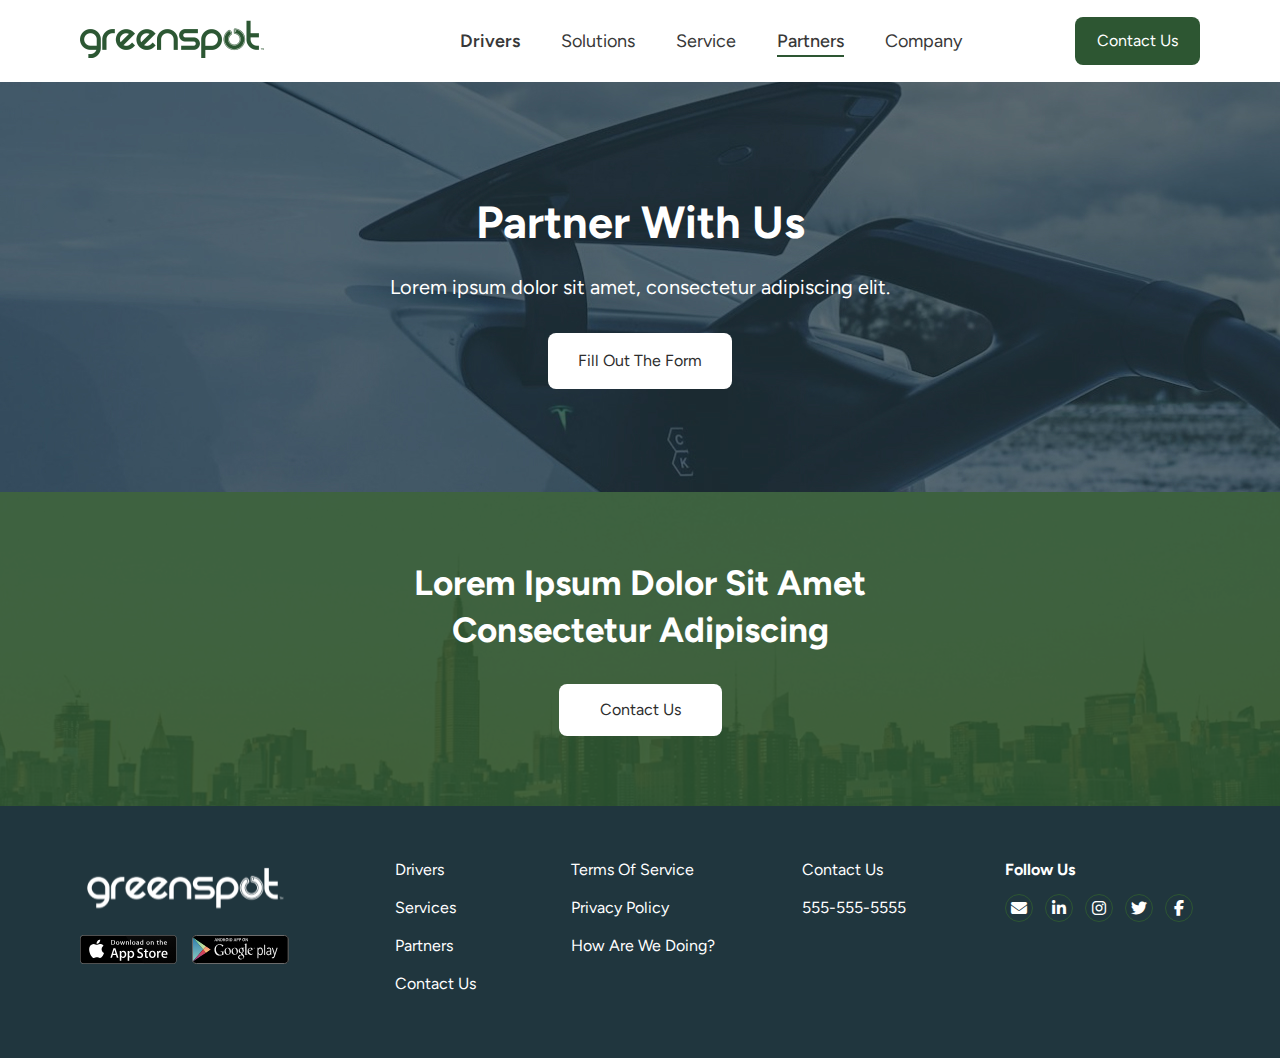
<file: html/partner.html>
<!doctype html>
<html lang="en">
<head>
	<meta charset="UTF-8">
	<meta name="viewport"
				content="width=device-width, user-scalable=no, initial-scale=1.0, maximum-scale=1.0, minimum-scale=1.0">
	<meta http-equiv="X-UA-Compatible" content="ie=edge">
	<title>Greenstart</title>

	
	<!-- Main style -->
	<link rel="stylesheet" href="css/normalize.css"/>
	<link rel="preconnect" href="https://fonts.googleapis.com">
	<link rel="preconnect" href="https://fonts.gstatic.com" crossorigin>
	<link href="https://fonts.googleapis.com/css2?family=Figtree:ital,wght@0,300..900;1,300..900&display=swap" rel="stylesheet">

	<link rel="stylesheet" type="text/css" href="fonts/FA5PRO-master/css/all.css"/>
	<link rel="stylesheet" href="css/jquery.fancybox.min.css"/>
	<link rel="stylesheet" type="text/css" href="css/nice-select.css"/>
	<link rel="stylesheet" type="text/css" href="css/swiper.min.css"/>
	<link rel="stylesheet" type="text/css" href="css/styles.css"/>
	<link rel="stylesheet" type="text/css" href="css/responsive.css"/>
	
</head>
<body>

  <header>
		<div class="top-line open">
			<div class="content-width">
				<div class="logo-wrap">
					<a href="index.html">
						<img src="img/logo.png" alt="">
					</a>
				</div>
				<nav class="top-menu-wrap">
					<ul class="top-menu">
						<li ><a href="drivers.html">Drivers</a></li>
						<li ><a href="solutions.html">Solutions</a></li>
						<li><a href="service.html">Service</a></li>
						<li class="current"><a href="partner.html">Partners</a></li>
						<li><a href="about.html">Company</a></li>
					</ul>
					<div class="btn-wrap">
						<a href="contact.html" class="btn-default">Contact Us</a>
					</div>
					<div class="open-menu ">
						<a href="#">
							<img src="img/menu.svg" alt="">
						</a>
					</div>
				</nav>
			</div>
		</div>
  </header>

	<div class="menu-responsive" id="menu-responsive" style="display: none">

		<div class="wrap">

			<nav class="mob-menu-wrap">
				<ul class="mob-menu">
					<li ><a href="drivers.html">Drivers</a></li>
					<li ><a href="solutions.html">Solutions</a></li>
					<li><a href="service.html">Service</a></li>
					<li class="current"><a href="partner.html">Partners</a></li>
					<li><a href="about.html">Company</a></li>
				</ul>

				<div class="btn-wrap">
					<a href="contact.html" class="btn-default btn-green">Contact Us</a>
				</div>
			</nav>
		</div>
	</div>

	<main>

		<section class="page-banner partner-banner service-banner">
			<div class="bg">
				<img src="img/bg-5.jpg" alt="">
			</div>
			<div class="content-width">
				<div class="content">
					<h1>Partner with us</h1>
					<p>Lorem ipsum dolor sit amet, consectetur adipiscing elit.</p>
					<div class="btn-wrap">
						<a href="#" class="btn-default btn-white">Fill out the form</a>
					</div>
				</div>
			</div>
		</section>

		

		<section class="pre-footer pre-footer-solutions">
			<div class="bg">
				<img src="img/bg-4.jpg" alt="">
			</div>
			<div class="content-width">
				<div class="content">
					<h2>Lorem ipsum dolor sit amet consectetur adipiscing</h2>
					<div class="btn-wrap">
						<a href="#" class="btn-default btn-white btn-52">Contact Us</a>
					</div>
				</div>
			</div>
		</section>
		
	</main>

  <footer>
    <div class="content-width">
			<div class="logo-wrap">
				<div class="logo">
					<a href="index.html">
						<img src="img/logo-footer.svg" alt="">
					</a>
				</div>
				<ul>
					<li><a href="#"><img src="img/icon-4-1.svg" alt=""></a></li>
					<li><a href="#"><img src="img/icon-4-2.svg" alt=""></a></li>
				</ul>
			</div>
			<nav class="footer-menu-wrap">
				<div class="item item-1">
					<ul>
						<li><a href="#">Drivers</a></li>
						<li><a href="#">Services</a></li>
						<li><a href="#">Partners</a></li>
						<li><a href="#">Contact Us</a></li>
					</ul>
				</div>
				<div class="item item-2">
					<ul>
						<li><a href="#">Terms of Service</a></li>
						<li><a href="#">Privacy Policy</a></li>
						<li><a href="#">How are We Doing?</a></li>
					</ul>
				</div>
				<div class="item item-3">
					<ul>
						<li><a href="#">Contact Us</a></li>
						<li><a href="tel:+5555555555">555-555-5555</a></li>
					</ul>
					<div class="play-market">
						<div><a href="#"><img src="img/icon-5-1.png" alt=""></a></div>
						<div><a href="#"><img src="img/icon-5-2.png" alt=""></a></div>
					</div>
				</div>
				<div class="item item-4">
					<h6>Follow Us</h6>
					<ul class="soc">
						<li><a href="#"><i class="fa-solid fa-envelope"></i></a></li>
						<li><a href="#"><i class="fa-brands fa-linkedin-in"></i></a></li>
						<li><a href="#"><i class="fa-brands fa-instagram"></i></a></li>
						<li><a href="#"><i class="fa-brands fa-twitter"></i></a></li>
						<li><a href="#"><i class="fa-brands fa-facebook-f"></i></a></li>
					</ul>
				</div>
			</nav>
    </div>
  </footer>


	<div class="popup-blog" id="popup" style="display: none">
		<div class="main">
			<div class="swiper text-slider">
				<div class="swiper-wrapper">
					<div class="swiper-slide">
						<img src="img/img-11-1.jpg" alt="" class="floatleft">
						<div class="wrap-text">
							<h4>Dummy text of the printing and typesetting industry</h4>
							<p>Lorem ipsum dolor sit amet, consectetur adipiscing elit, sed do eiusmod tempor incididunt ut labore et dolore magna aliqua. Ut enim ad minim veniam, quis nostrud exercitation ullamco laboris nisi ut aliquip ex ea commodo consequat. Duis aute irure dolor in reprehenderit in voluptate velit esse cillum dolore eu fugiat nulla pariatur. Excepteur sint occaecat cupidatat non proident, sunt in culpa qui officia deserunt mollit anim id est laborum.</p>
							<p>Lorem ipsum dolor sit amet, consectetur adipiscing elit, sed do eiusmod tempor incididunt ut labore et dolore magna aliqua. Ut enim ad minim veniam, quis nostrud exercitation ullamco laboris nisi ut aliquip ex ea commodo consequat. Duis aute irure dolor in reprehenderit in voluptate velit esse cillum dolore eu fugiat nulla pariatur. Excepteur sint occaecat cupidatat non proident, sunt in culpa qui officia deserunt mollit anim id est laborum.</p>
							<p>Excepteur sint occaecat cupidatat non proident, sunt in culpa qui officia deserunt mollit anim id est laborum. Lorem ipsum dolor sit amet, consectetur adipiscing elit, sed do eiusmod tempor incididunt ut labore et dolore magna aliqua. Ut enim ad minim veniam, quis nostrud exercitation ullamco laboris nisi ut aliquip ex ea commodo consequat. Duis aute irure dolor in reprehenderit in voluptate velit esse cillum dolore eu fugiat nulla pariatur. Excepteur sint occaecat cupidatat non proident, sunt in culpa qui officia deserunt mollit anim id est laborum.</p>
							<p>Duis aute irure dolor in reprehenderit in voluptate velit esse cillum dolore eu fugiat nulla pariatur. Excepteur sint occaecat cupidatat non proident, sunt in culpa qui officia deserunt mollit anim id est laborum.</p>
						</div>
					</div>
					<div class="swiper-slide">
						<img src="img/img-11-1.jpg" alt="" class="floatleft">
						<div class="wrap-text">
							<h4>Dummy text of the printing and typesetting industry</h4>
							<p>Lorem ipsum dolor sit amet, consectetur adipiscing elit, sed do eiusmod tempor incididunt ut labore et dolore magna aliqua. Ut enim ad minim veniam, quis nostrud exercitation ullamco laboris nisi ut aliquip ex ea commodo consequat. Duis aute irure dolor in reprehenderit in voluptate velit esse cillum dolore eu fugiat nulla pariatur. Excepteur sint occaecat cupidatat non proident, sunt in culpa qui officia deserunt mollit anim id est laborum.</p>
							<p>Lorem ipsum dolor sit amet, consectetur adipiscing elit, sed do eiusmod tempor incididunt ut labore et dolore magna aliqua. Ut enim ad minim veniam, quis nostrud exercitation ullamco laboris nisi ut aliquip ex ea commodo consequat. Duis aute irure dolor in reprehenderit in voluptate velit esse cillum dolore eu fugiat nulla pariatur. Excepteur sint occaecat cupidatat non proident, sunt in culpa qui officia deserunt mollit anim id est laborum.</p>
							<p>Excepteur sint occaecat cupidatat non proident, sunt in culpa qui officia deserunt mollit anim id est laborum. Lorem ipsum dolor sit amet, consectetur adipiscing elit, sed do eiusmod tempor incididunt ut labore et dolore magna aliqua. Ut enim ad minim veniam, quis nostrud exercitation ullamco laboris nisi ut aliquip ex ea commodo consequat. Duis aute irure dolor in reprehenderit in voluptate velit esse cillum dolore eu fugiat nulla pariatur. Excepteur sint occaecat cupidatat non proident, sunt in culpa qui officia deserunt mollit anim id est laborum.</p>
							<p>Duis aute irure dolor in reprehenderit in voluptate velit esse cillum dolore eu fugiat nulla pariatur. Excepteur sint occaecat cupidatat non proident, sunt in culpa qui officia deserunt mollit anim id est laborum.</p>
						</div>
					</div>
					<div class="swiper-slide">
						<img src="img/img-11-1.jpg" alt="" class="floatleft">
						<div class="wrap-text">
							<h4>Dummy text of the printing and typesetting industry</h4>
							<p>Lorem ipsum dolor sit amet, consectetur adipiscing elit, sed do eiusmod tempor incididunt ut labore et dolore magna aliqua. Ut enim ad minim veniam, quis nostrud exercitation ullamco laboris nisi ut aliquip ex ea commodo consequat. Duis aute irure dolor in reprehenderit in voluptate velit esse cillum dolore eu fugiat nulla pariatur. Excepteur sint occaecat cupidatat non proident, sunt in culpa qui officia deserunt mollit anim id est laborum.</p>
							<p>Lorem ipsum dolor sit amet, consectetur adipiscing elit, sed do eiusmod tempor incididunt ut labore et dolore magna aliqua. Ut enim ad minim veniam, quis nostrud exercitation ullamco laboris nisi ut aliquip ex ea commodo consequat. Duis aute irure dolor in reprehenderit in voluptate velit esse cillum dolore eu fugiat nulla pariatur. Excepteur sint occaecat cupidatat non proident, sunt in culpa qui officia deserunt mollit anim id est laborum.</p>
							<p>Excepteur sint occaecat cupidatat non proident, sunt in culpa qui officia deserunt mollit anim id est laborum. Lorem ipsum dolor sit amet, consectetur adipiscing elit, sed do eiusmod tempor incididunt ut labore et dolore magna aliqua. Ut enim ad minim veniam, quis nostrud exercitation ullamco laboris nisi ut aliquip ex ea commodo consequat. Duis aute irure dolor in reprehenderit in voluptate velit esse cillum dolore eu fugiat nulla pariatur. Excepteur sint occaecat cupidatat non proident, sunt in culpa qui officia deserunt mollit anim id est laborum.</p>
							<p>Duis aute irure dolor in reprehenderit in voluptate velit esse cillum dolore eu fugiat nulla pariatur. Excepteur sint occaecat cupidatat non proident, sunt in culpa qui officia deserunt mollit anim id est laborum.</p>
						</div>
					</div>
				</div>
			</div>
			<div class="nav-wrap">
				<div class="swiper-button-prev text-prev btn"><img src="img/icon-7.svg" alt=""></div>
				<div class="swiper-pagination text-pagination"></div>
				<div class="swiper-button-next text-next btn"><img src="img/icon-7.svg" alt=""></div>

			</div>
		</div>
	</div>



  <script src="js/jquery.min.js"></script>
	<script src="js/swiper.js"></script>
	<script src="js/jquery.fancybox.min.js"></script>
	<script src="js/jquery.nice-select.min.js"></script>
	<script src="js/cuttr.min.js"></script>
	<script src="js/jquery.sticky.js"></script>
	<script src="js/script.js"></script>
</body>
</html>
</file>
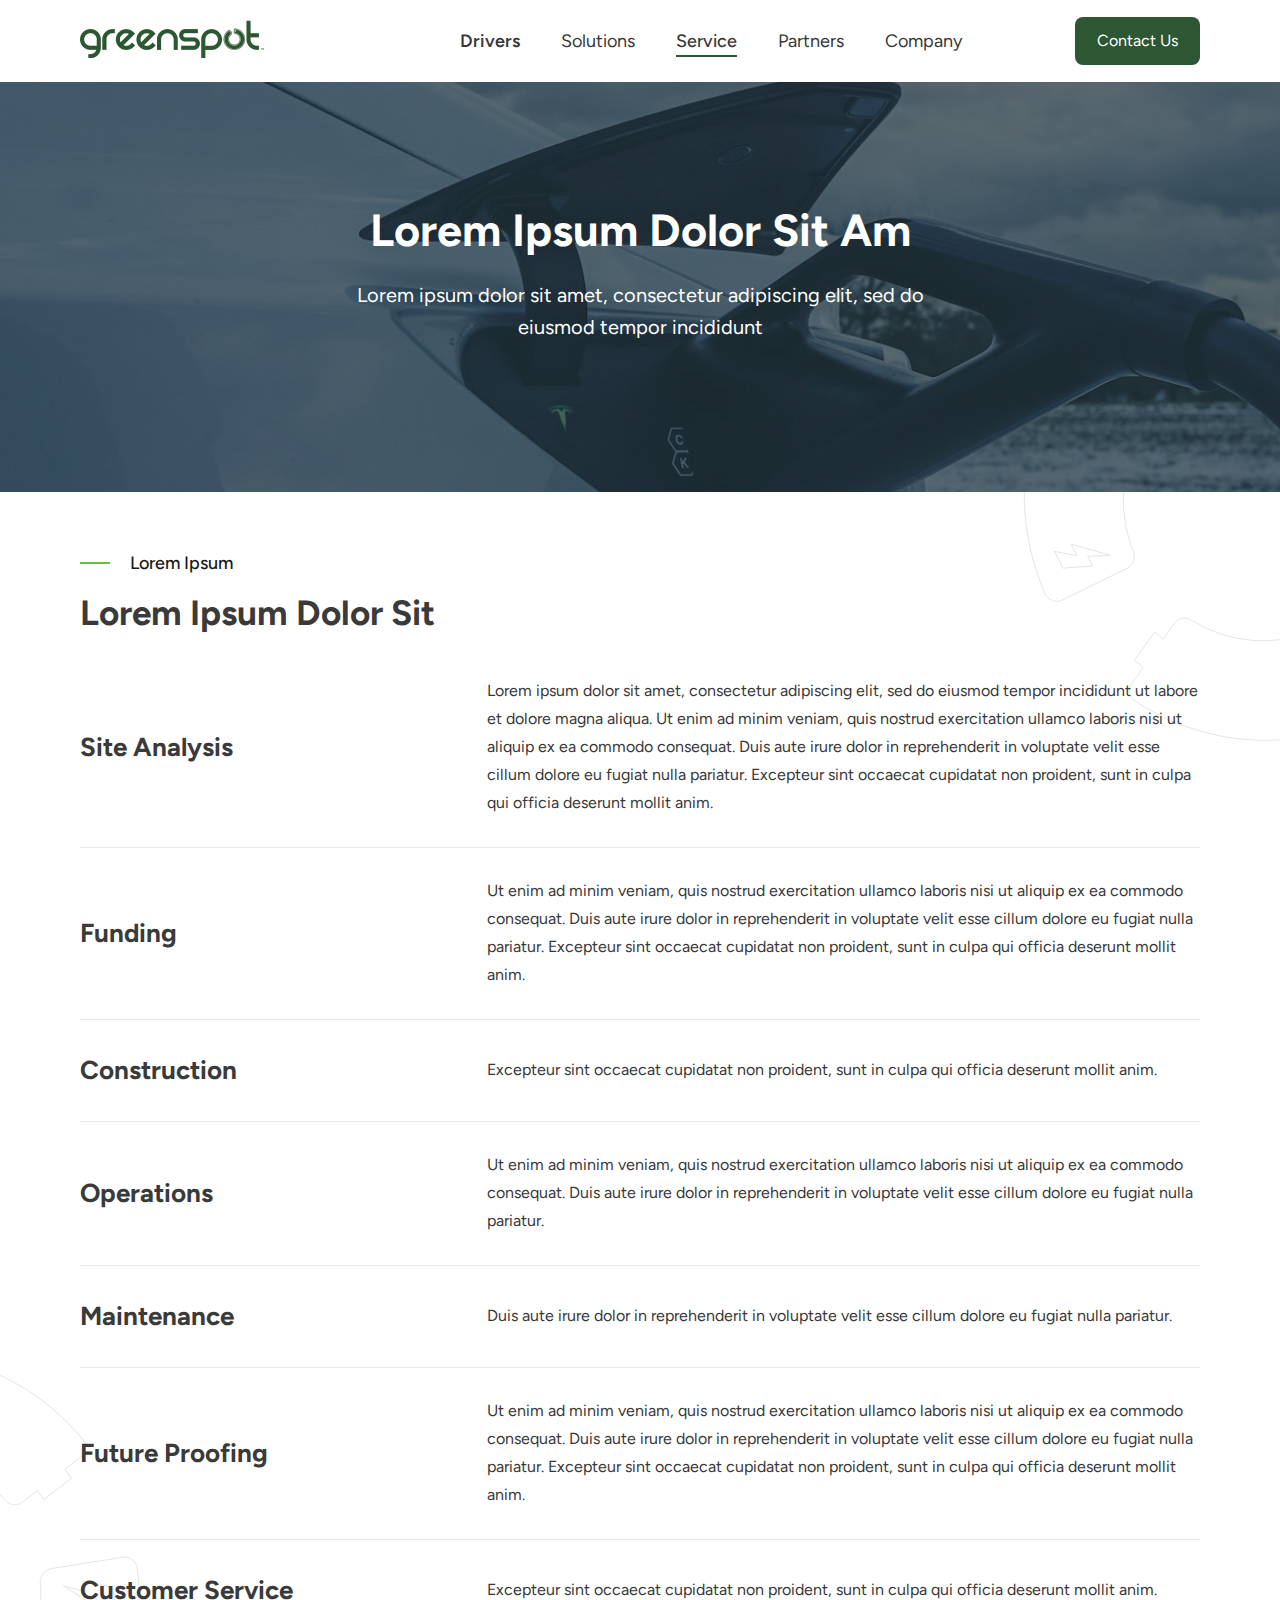
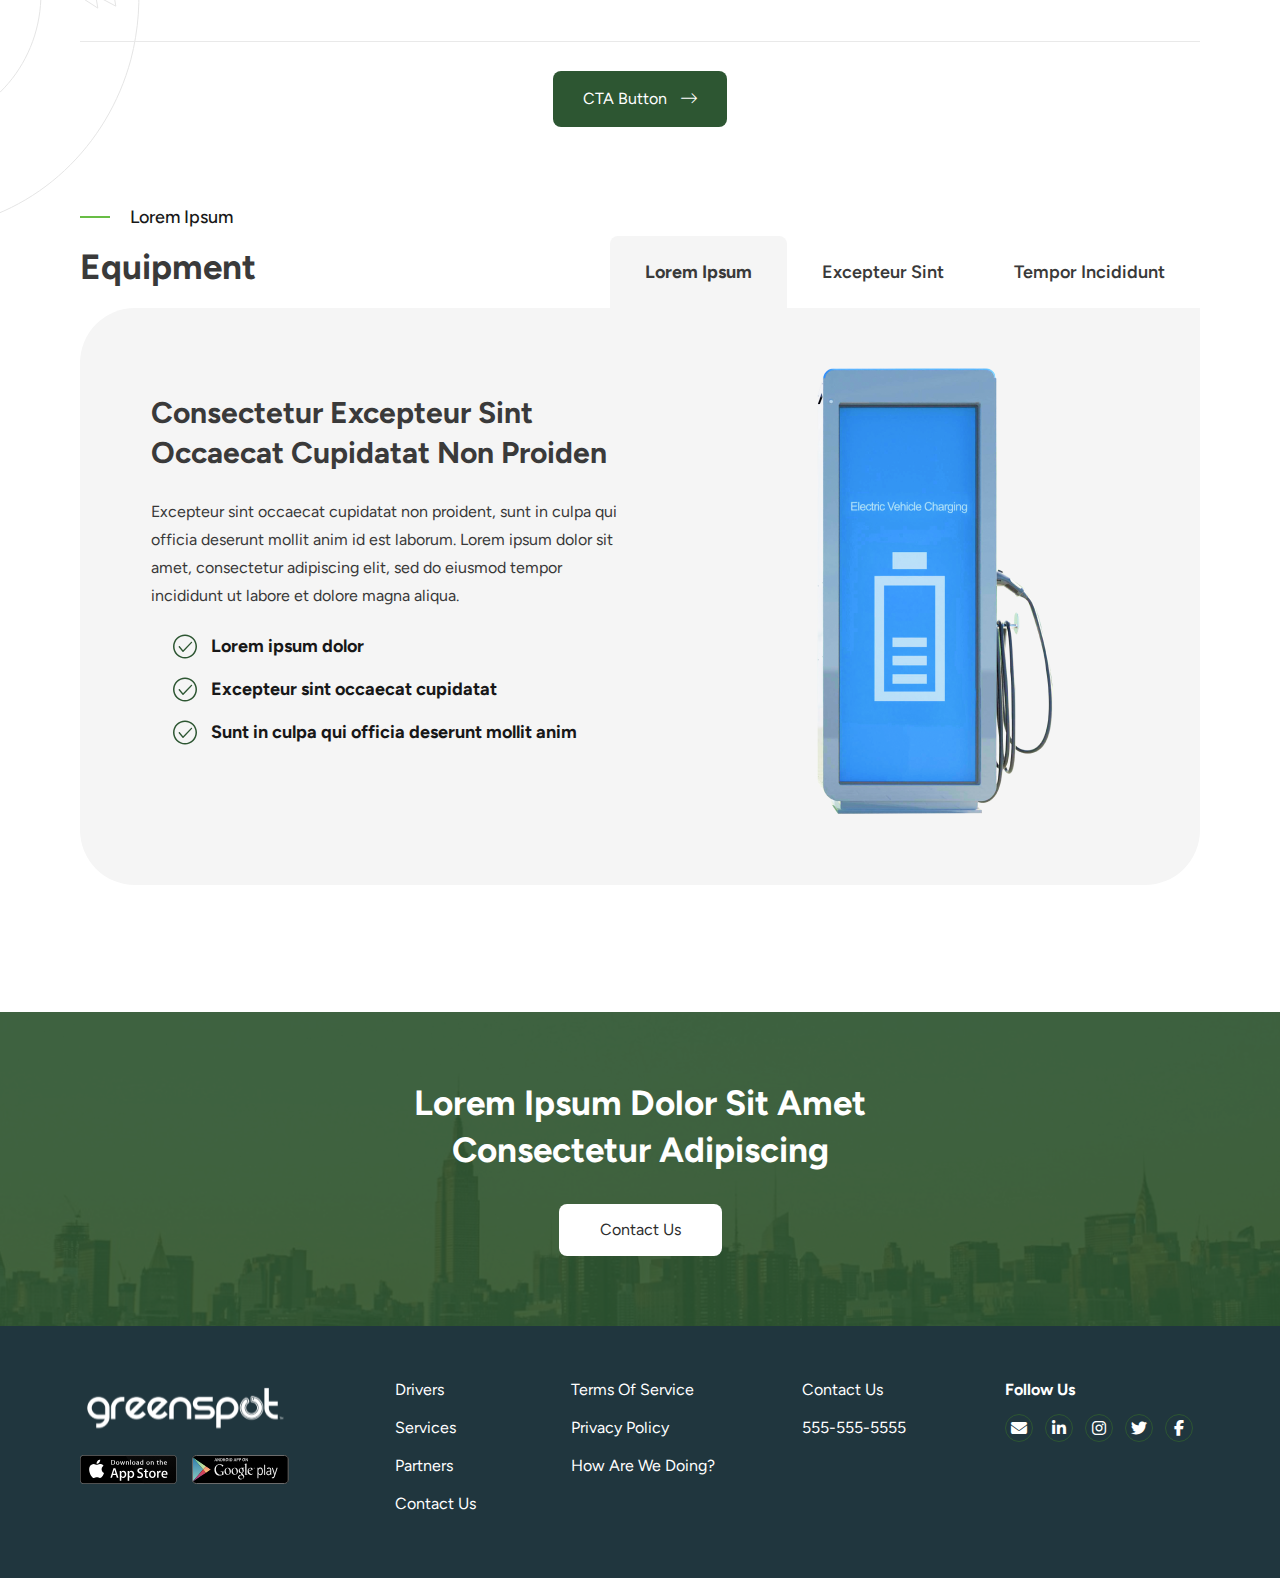
<file: html/service.html>
<!doctype html>
<html lang="en">
<head>
	<meta charset="UTF-8">
	<meta name="viewport"
				content="width=device-width, user-scalable=no, initial-scale=1.0, maximum-scale=1.0, minimum-scale=1.0">
	<meta http-equiv="X-UA-Compatible" content="ie=edge">
	<title>Greenstart</title>

	
	<!-- Main style -->
	<link rel="stylesheet" href="css/normalize.css"/>
	<link rel="preconnect" href="https://fonts.googleapis.com">
	<link rel="preconnect" href="https://fonts.gstatic.com" crossorigin>
	<link href="https://fonts.googleapis.com/css2?family=Figtree:ital,wght@0,300..900;1,300..900&display=swap" rel="stylesheet">

	<link rel="stylesheet" type="text/css" href="fonts/FA5PRO-master/css/all.css"/>
	<link rel="stylesheet" href="css/jquery.fancybox.min.css"/>
	<link rel="stylesheet" type="text/css" href="css/nice-select.css"/>
	<link rel="stylesheet" type="text/css" href="css/swiper.min.css"/>
	<link rel="stylesheet" type="text/css" href="css/styles.css"/>
	<link rel="stylesheet" type="text/css" href="css/responsive.css"/>
	
</head>
<body>

  <header>
		<div class="top-line open">
			<div class="content-width">
				<div class="logo-wrap">
					<a href="index.html">
						<img src="img/logo.png" alt="">
					</a>
				</div>
				<nav class="top-menu-wrap">
					<ul class="top-menu">
						<li ><a href="drivers.html">Drivers</a></li>
						<li ><a href="solutions.html">Solutions</a></li>
						<li class="current"><a href="service.html">Service</a></li>
						<li><a href="partner.html">Partners</a></li>
						<li><a href="about.html">Company</a></li>
					</ul>
					<div class="btn-wrap">
						<a href="contact.html" class="btn-default">Contact Us</a>
					</div>
					<div class="open-menu ">
						<a href="#">
							<img src="img/menu.svg" alt="">
						</a>
					</div>
				</nav>
			</div>
		</div>
  </header>

	<div class="menu-responsive" id="menu-responsive" style="display: none">

		<div class="wrap">

			<nav class="mob-menu-wrap">
				<ul class="mob-menu">
					<li ><a href="drivers.html">Drivers</a></li>
					<li ><a href="solutions.html">Solutions</a></li>
					<li class="current"><a href="service.html">Service</a></li>
					<li><a href="partner.html">Partners</a></li>
					<li><a href="about.html">Company</a></li>
				</ul>

				<div class="btn-wrap">
					<a href="contact.html" class="btn-default btn-green">Contact Us</a>
				</div>
			</nav>
		</div>
	</div>

	<main>

		<section class="page-banner service-banner">
			<div class="bg">
				<img src="img/bg-6.jpg" alt="">
			</div>
			<div class="content-width">
				<div class="content">
					<h1>Lorem ipsum dolor sit am</h1>
					<p>Lorem ipsum dolor sit amet, consectetur adipiscing elit, sed do eiusmod tempor incididunt</p>
				</div>
			</div>
		</section>

		<section class="service">
			<div class="bg">
				<img src="img/after-6.svg" alt="" class="img img-1">
				<img src="img/after-7.svg" alt="" class="img img-2">
			</div>
			<div class="content-width">
				<div class="title">
					<h6 class="label-line">Lorem ipsum</h6>
					<h2>Lorem ipsum dolor sit</h2>
				</div>
				<div class="content">
					<div class="item">
						<div class="item-title">
							<h4>Site Analysis</h4>
						</div>
						<div class="text">
							<p>Lorem ipsum dolor sit amet, consectetur adipiscing elit, sed do eiusmod tempor incididunt ut labore et dolore magna aliqua. Ut enim ad minim veniam, quis nostrud exercitation ullamco laboris nisi ut aliquip ex ea commodo consequat. Duis aute irure dolor in reprehenderit in voluptate velit esse cillum dolore eu fugiat nulla pariatur. Excepteur sint occaecat cupidatat non proident, sunt in culpa qui officia deserunt mollit anim.</p>
						</div>
					</div>
					<div class="item">
						<div class="item-title">
							<h4>Funding</h4>
						</div>
						<div class="text">
							<p>Ut enim ad minim veniam, quis nostrud exercitation ullamco laboris nisi ut aliquip ex ea commodo consequat. Duis aute irure dolor in reprehenderit in voluptate velit esse cillum dolore eu fugiat nulla pariatur. Excepteur sint occaecat cupidatat non proident, sunt in culpa qui officia deserunt mollit anim.</p>
						</div>
					</div>
					<div class="item">
						<div class="item-title">
							<h4>Construction</h4>
						</div>
						<div class="text">
							<p>Excepteur sint occaecat cupidatat non proident, sunt in culpa qui officia deserunt mollit anim.</p>
						</div>
					</div>
					<div class="item">
						<div class="item-title">
							<h4>Operations</h4>
						</div>
						<div class="text">
							<p>Ut enim ad minim veniam, quis nostrud exercitation ullamco laboris nisi ut aliquip ex ea commodo consequat. Duis aute irure dolor in reprehenderit in voluptate velit esse cillum dolore eu fugiat nulla pariatur.</p>
						</div>
					</div>
					<div class="item">
						<div class="item-title">
							<h4>Maintenance</h4>
						</div>
						<div class="text">
							<p>Duis aute irure dolor in reprehenderit in voluptate velit esse cillum dolore eu fugiat nulla pariatur.</p>
						</div>
					</div>
					<div class="item">
						<div class="item-title">
							<h4>Future Proofing</h4>
						</div>
						<div class="text">
							<p>Ut enim ad minim veniam, quis nostrud exercitation ullamco laboris nisi ut aliquip ex ea commodo consequat. Duis aute irure dolor in reprehenderit in voluptate velit esse cillum dolore eu fugiat nulla pariatur. Excepteur sint occaecat cupidatat non proident, sunt in culpa qui officia deserunt mollit anim.</p>
						</div>
					</div>
					<div class="item">
						<div class="item-title">
							<h4>Customer Service</h4>
						</div>
						<div class="text">
							<p>Excepteur sint occaecat cupidatat non proident, sunt in culpa qui officia deserunt mollit anim.</p>
						</div>
					</div>
					<div class="btn-wrap">
						<a href="#" class="btn-default btn-arrow btn-arrow-green">CTA Button <i class="fa-light fa-arrow-right-long"></i></a>
					</div>
				</div>
			</div>
		</section>

		<section class="equipment">
			<div class="content-width">
				<div class="title">
					<h6 class="label-line">Lorem ipsum</h6>
					<h2>Equipment</h2>
				</div>
				<div class="tabs">
					<ul class="tabs-menu">
						<li class="is-active">Lorem ipsum</li>
						<li>Excepteur sint</li>
						<li>Tempor incididunt </li>
					</ul>

					<div class="nice-select tabs-menu-mob">
						<span class="current">Lorem ipsum</span>
						<ul class="list">
							<li class="option selected">Lorem ipsum</li>
							<li class="option">Excepteur sint</li>
							<li class="option">Tempor incididunt</li>
						</ul>
					</div>

					<div class="tab-content">
						<div class="tab-item">
							<div class="wrap">
								<div class="text">
									<h3>consectetur Excepteur sint occaecat cupidatat non proiden</h3>
									<p>Excepteur sint occaecat cupidatat non proident, sunt in culpa qui officia deserunt mollit anim id est laborum. Lorem ipsum dolor sit amet, consectetur adipiscing elit, sed do eiusmod tempor incididunt ut labore et dolore magna aliqua. </p>
									<ul>
										<li>Lorem ipsum dolor </li>
										<li>Excepteur sint occaecat cupidatat</li>
										<li>Sunt in culpa qui officia deserunt mollit anim</li>
									</ul>
								</div>
								<figure>
									<img src="img/img-15.png" alt="">
								</figure>
							</div>
						</div>
						<div class="tab-item">
							<div class="wrap">
								<div class="text">
									<h3>2consectetur Excepteur sint occaecat cupidatat non proiden</h3>
									<p>Excepteur sint occaecat cupidatat non proident, sunt in culpa qui officia deserunt mollit anim id est laborum. Lorem ipsum dolor sit amet, consectetur adipiscing elit, sed do eiusmod tempor incididunt ut labore et dolore magna aliqua. </p>
									<ul>
										<li>Lorem ipsum dolor </li>
										<li>Excepteur sint occaecat cupidatat</li>
										<li>Sunt in culpa qui officia deserunt mollit anim</li>
									</ul>
								</div>
								<figure>
									<img src="img/img-15.png" alt="">
								</figure>
							</div>
						</div>
						<div class="tab-item">
							<div class="wrap">
								<div class="text">
									<h3>3consectetur Excepteur sint occaecat cupidatat non proiden</h3>
									<p>Excepteur sint occaecat cupidatat non proident, sunt in culpa qui officia deserunt mollit anim id est laborum. Lorem ipsum dolor sit amet, consectetur adipiscing elit, sed do eiusmod tempor incididunt ut labore et dolore magna aliqua. </p>
									<ul>
										<li>Lorem ipsum dolor </li>
										<li>Excepteur sint occaecat cupidatat</li>
										<li>Sunt in culpa qui officia deserunt mollit anim</li>
									</ul>
								</div>
								<figure>
									<img src="img/img-15.png" alt="">
								</figure>
							</div>
						</div>
					</div>
				</div>
			</div>
		</section>

		<section class="pre-footer pre-footer-solutions">
			<div class="bg">
				<img src="img/bg-4.jpg" alt="">
			</div>
			<div class="content-width">
				<div class="content">
					<h2>Lorem ipsum dolor sit amet consectetur adipiscing</h2>
					<div class="btn-wrap">
						<a href="#" class="btn-default btn-white btn-52">Contact Us</a>
					</div>
				</div>
			</div>
		</section>
		
	</main>

  <footer>
    <div class="content-width">
			<div class="logo-wrap">
				<div class="logo">
					<a href="index.html">
						<img src="img/logo-footer.svg" alt="">
					</a>
				</div>
				<ul>
					<li><a href="#"><img src="img/icon-4-1.svg" alt=""></a></li>
					<li><a href="#"><img src="img/icon-4-2.svg" alt=""></a></li>
				</ul>
			</div>
			<nav class="footer-menu-wrap">
				<div class="item item-1">
					<ul>
						<li><a href="#">Drivers</a></li>
						<li><a href="#">Services</a></li>
						<li><a href="#">Partners</a></li>
						<li><a href="#">Contact Us</a></li>
					</ul>
				</div>
				<div class="item item-2">
					<ul>
						<li><a href="#">Terms of Service</a></li>
						<li><a href="#">Privacy Policy</a></li>
						<li><a href="#">How are We Doing?</a></li>
					</ul>
				</div>
				<div class="item item-3">
					<ul>
						<li><a href="#">Contact Us</a></li>
						<li><a href="tel:+5555555555">555-555-5555</a></li>
					</ul>
					<div class="play-market">
						<div><a href="#"><img src="img/icon-5-1.png" alt=""></a></div>
						<div><a href="#"><img src="img/icon-5-2.png" alt=""></a></div>
					</div>
				</div>
				<div class="item item-4">
					<h6>Follow Us</h6>
					<ul class="soc">
						<li><a href="#"><i class="fa-solid fa-envelope"></i></a></li>
						<li><a href="#"><i class="fa-brands fa-linkedin-in"></i></a></li>
						<li><a href="#"><i class="fa-brands fa-instagram"></i></a></li>
						<li><a href="#"><i class="fa-brands fa-twitter"></i></a></li>
						<li><a href="#"><i class="fa-brands fa-facebook-f"></i></a></li>
					</ul>
				</div>
			</nav>
    </div>
  </footer>


	<div class="popup-blog" id="popup" style="display: none">
		<div class="main">
			<div class="swiper text-slider">
				<div class="swiper-wrapper">
					<div class="swiper-slide">
						<img src="img/img-11-1.jpg" alt="" class="floatleft">
						<div class="wrap-text">
							<h4>Dummy text of the printing and typesetting industry</h4>
							<p>Lorem ipsum dolor sit amet, consectetur adipiscing elit, sed do eiusmod tempor incididunt ut labore et dolore magna aliqua. Ut enim ad minim veniam, quis nostrud exercitation ullamco laboris nisi ut aliquip ex ea commodo consequat. Duis aute irure dolor in reprehenderit in voluptate velit esse cillum dolore eu fugiat nulla pariatur. Excepteur sint occaecat cupidatat non proident, sunt in culpa qui officia deserunt mollit anim id est laborum.</p>
							<p>Lorem ipsum dolor sit amet, consectetur adipiscing elit, sed do eiusmod tempor incididunt ut labore et dolore magna aliqua. Ut enim ad minim veniam, quis nostrud exercitation ullamco laboris nisi ut aliquip ex ea commodo consequat. Duis aute irure dolor in reprehenderit in voluptate velit esse cillum dolore eu fugiat nulla pariatur. Excepteur sint occaecat cupidatat non proident, sunt in culpa qui officia deserunt mollit anim id est laborum.</p>
							<p>Excepteur sint occaecat cupidatat non proident, sunt in culpa qui officia deserunt mollit anim id est laborum. Lorem ipsum dolor sit amet, consectetur adipiscing elit, sed do eiusmod tempor incididunt ut labore et dolore magna aliqua. Ut enim ad minim veniam, quis nostrud exercitation ullamco laboris nisi ut aliquip ex ea commodo consequat. Duis aute irure dolor in reprehenderit in voluptate velit esse cillum dolore eu fugiat nulla pariatur. Excepteur sint occaecat cupidatat non proident, sunt in culpa qui officia deserunt mollit anim id est laborum.</p>
							<p>Duis aute irure dolor in reprehenderit in voluptate velit esse cillum dolore eu fugiat nulla pariatur. Excepteur sint occaecat cupidatat non proident, sunt in culpa qui officia deserunt mollit anim id est laborum.</p>
						</div>
					</div>
					<div class="swiper-slide">
						<img src="img/img-11-1.jpg" alt="" class="floatleft">
						<div class="wrap-text">
							<h4>Dummy text of the printing and typesetting industry</h4>
							<p>Lorem ipsum dolor sit amet, consectetur adipiscing elit, sed do eiusmod tempor incididunt ut labore et dolore magna aliqua. Ut enim ad minim veniam, quis nostrud exercitation ullamco laboris nisi ut aliquip ex ea commodo consequat. Duis aute irure dolor in reprehenderit in voluptate velit esse cillum dolore eu fugiat nulla pariatur. Excepteur sint occaecat cupidatat non proident, sunt in culpa qui officia deserunt mollit anim id est laborum.</p>
							<p>Lorem ipsum dolor sit amet, consectetur adipiscing elit, sed do eiusmod tempor incididunt ut labore et dolore magna aliqua. Ut enim ad minim veniam, quis nostrud exercitation ullamco laboris nisi ut aliquip ex ea commodo consequat. Duis aute irure dolor in reprehenderit in voluptate velit esse cillum dolore eu fugiat nulla pariatur. Excepteur sint occaecat cupidatat non proident, sunt in culpa qui officia deserunt mollit anim id est laborum.</p>
							<p>Excepteur sint occaecat cupidatat non proident, sunt in culpa qui officia deserunt mollit anim id est laborum. Lorem ipsum dolor sit amet, consectetur adipiscing elit, sed do eiusmod tempor incididunt ut labore et dolore magna aliqua. Ut enim ad minim veniam, quis nostrud exercitation ullamco laboris nisi ut aliquip ex ea commodo consequat. Duis aute irure dolor in reprehenderit in voluptate velit esse cillum dolore eu fugiat nulla pariatur. Excepteur sint occaecat cupidatat non proident, sunt in culpa qui officia deserunt mollit anim id est laborum.</p>
							<p>Duis aute irure dolor in reprehenderit in voluptate velit esse cillum dolore eu fugiat nulla pariatur. Excepteur sint occaecat cupidatat non proident, sunt in culpa qui officia deserunt mollit anim id est laborum.</p>
						</div>
					</div>
					<div class="swiper-slide">
						<img src="img/img-11-1.jpg" alt="" class="floatleft">
						<div class="wrap-text">
							<h4>Dummy text of the printing and typesetting industry</h4>
							<p>Lorem ipsum dolor sit amet, consectetur adipiscing elit, sed do eiusmod tempor incididunt ut labore et dolore magna aliqua. Ut enim ad minim veniam, quis nostrud exercitation ullamco laboris nisi ut aliquip ex ea commodo consequat. Duis aute irure dolor in reprehenderit in voluptate velit esse cillum dolore eu fugiat nulla pariatur. Excepteur sint occaecat cupidatat non proident, sunt in culpa qui officia deserunt mollit anim id est laborum.</p>
							<p>Lorem ipsum dolor sit amet, consectetur adipiscing elit, sed do eiusmod tempor incididunt ut labore et dolore magna aliqua. Ut enim ad minim veniam, quis nostrud exercitation ullamco laboris nisi ut aliquip ex ea commodo consequat. Duis aute irure dolor in reprehenderit in voluptate velit esse cillum dolore eu fugiat nulla pariatur. Excepteur sint occaecat cupidatat non proident, sunt in culpa qui officia deserunt mollit anim id est laborum.</p>
							<p>Excepteur sint occaecat cupidatat non proident, sunt in culpa qui officia deserunt mollit anim id est laborum. Lorem ipsum dolor sit amet, consectetur adipiscing elit, sed do eiusmod tempor incididunt ut labore et dolore magna aliqua. Ut enim ad minim veniam, quis nostrud exercitation ullamco laboris nisi ut aliquip ex ea commodo consequat. Duis aute irure dolor in reprehenderit in voluptate velit esse cillum dolore eu fugiat nulla pariatur. Excepteur sint occaecat cupidatat non proident, sunt in culpa qui officia deserunt mollit anim id est laborum.</p>
							<p>Duis aute irure dolor in reprehenderit in voluptate velit esse cillum dolore eu fugiat nulla pariatur. Excepteur sint occaecat cupidatat non proident, sunt in culpa qui officia deserunt mollit anim id est laborum.</p>
						</div>
					</div>
				</div>
			</div>
			<div class="nav-wrap">
				<div class="swiper-button-prev text-prev btn"><img src="img/icon-7.svg" alt=""></div>
				<div class="swiper-pagination text-pagination"></div>
				<div class="swiper-button-next text-next btn"><img src="img/icon-7.svg" alt=""></div>

			</div>
		</div>
	</div>



  <script src="js/jquery.min.js"></script>
	<script src="js/swiper.js"></script>
	<script src="js/jquery.fancybox.min.js"></script>
	<script src="js/jquery.nice-select.min.js"></script>
	<script src="js/cuttr.min.js"></script>
	<script src="js/jquery.sticky.js"></script>
	<script src="js/script.js"></script>
</body>
</html>
</file>
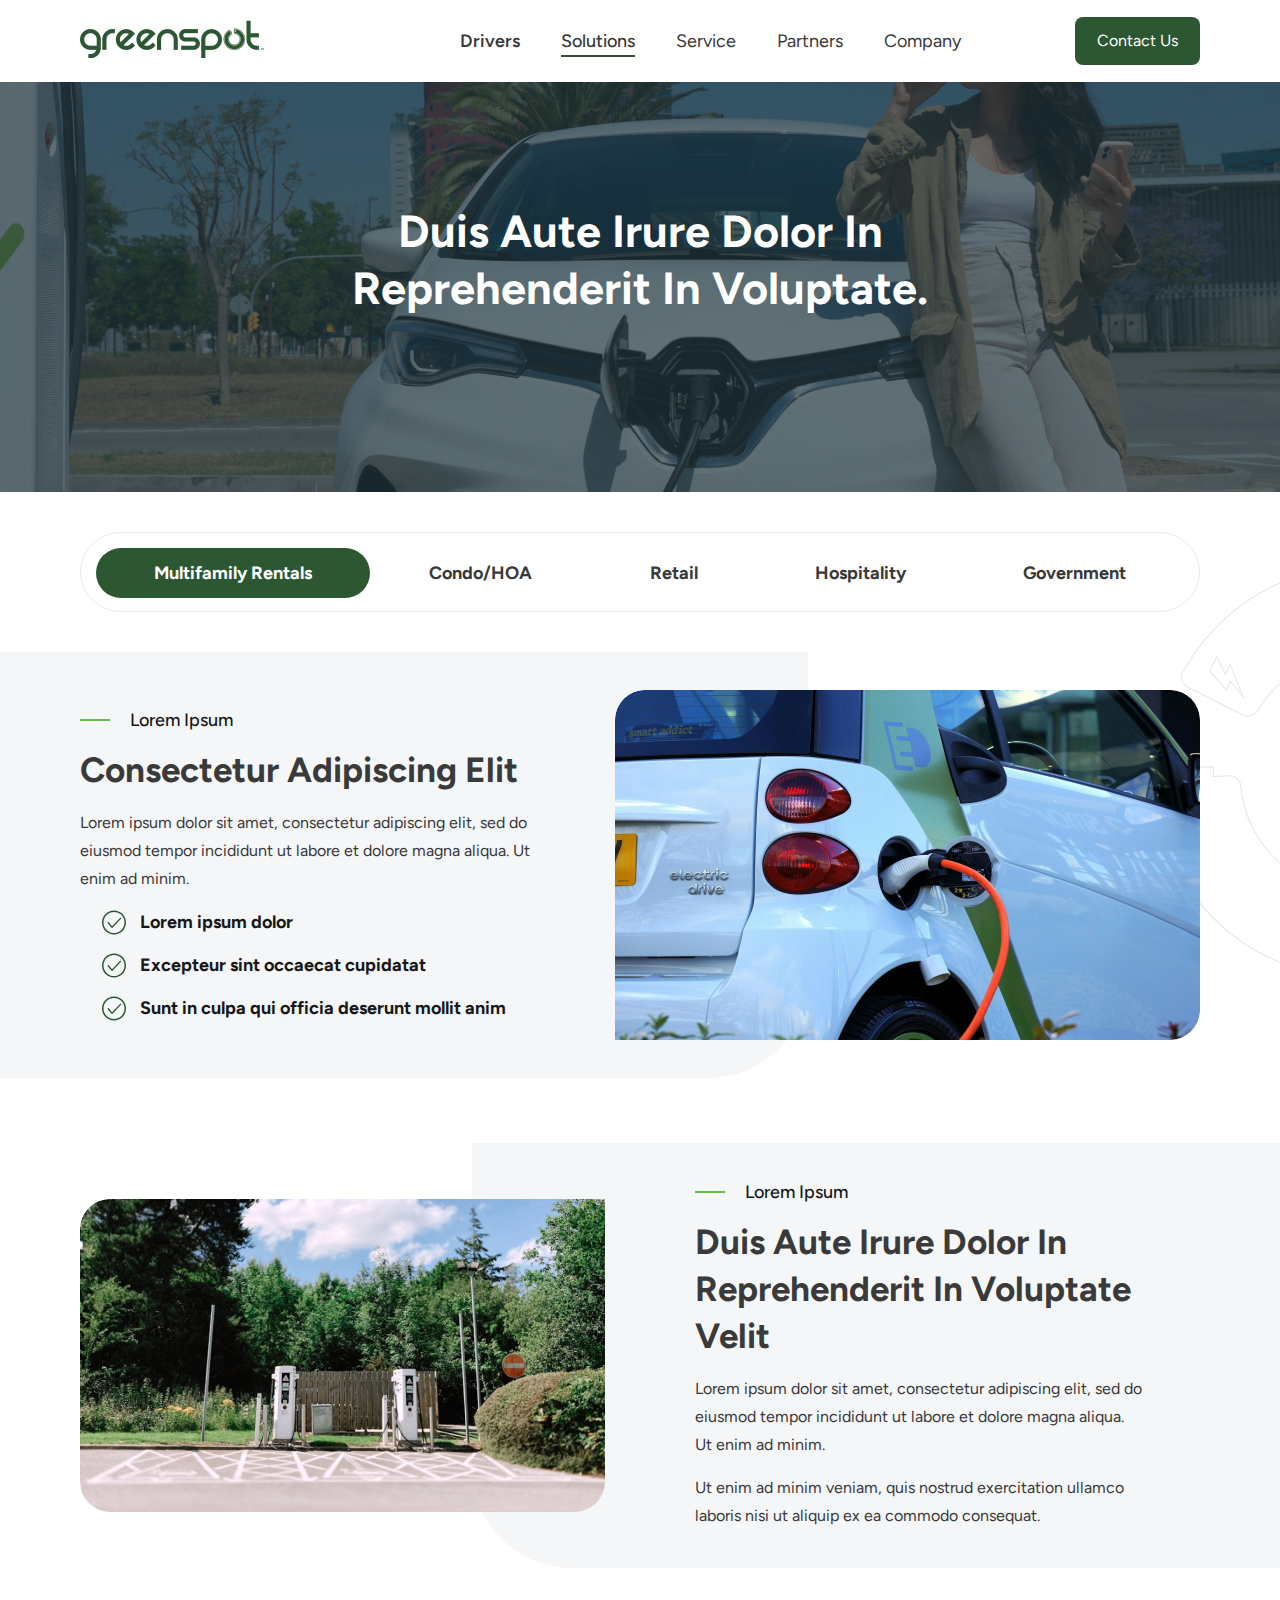
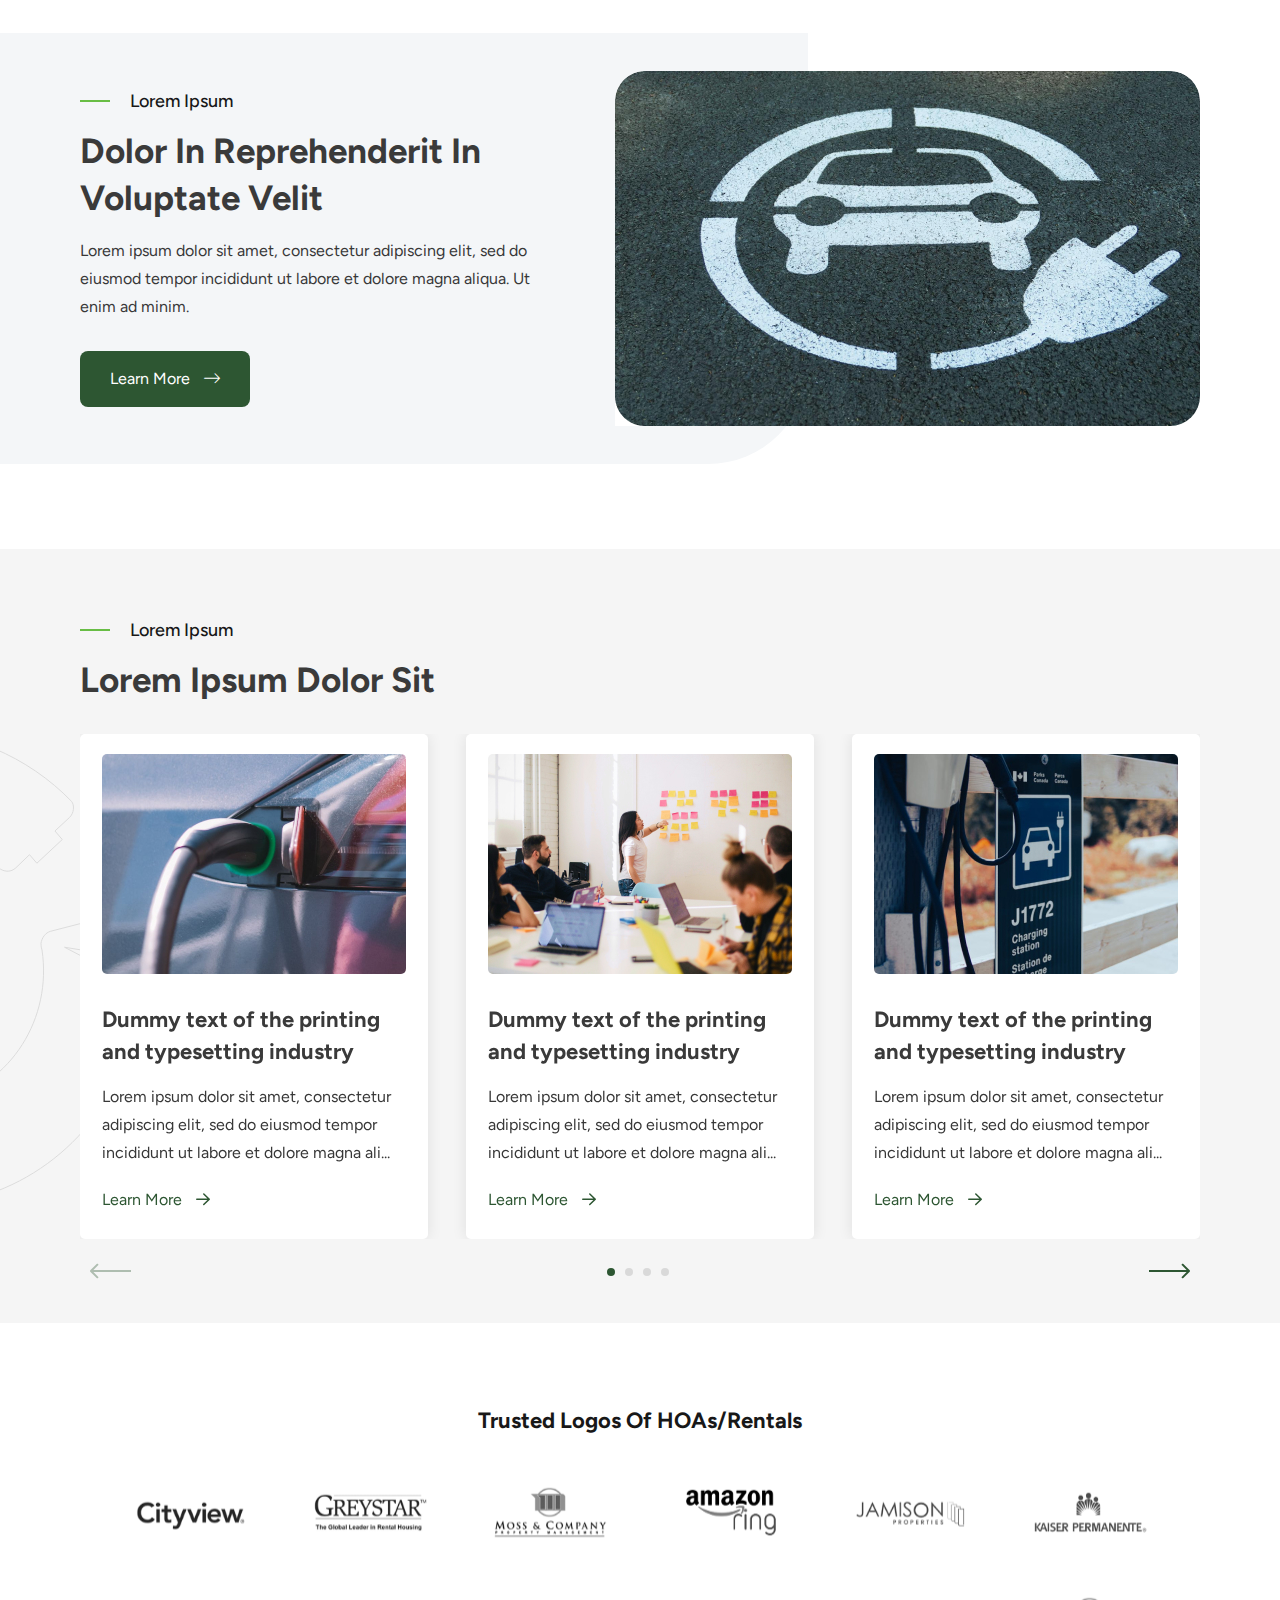
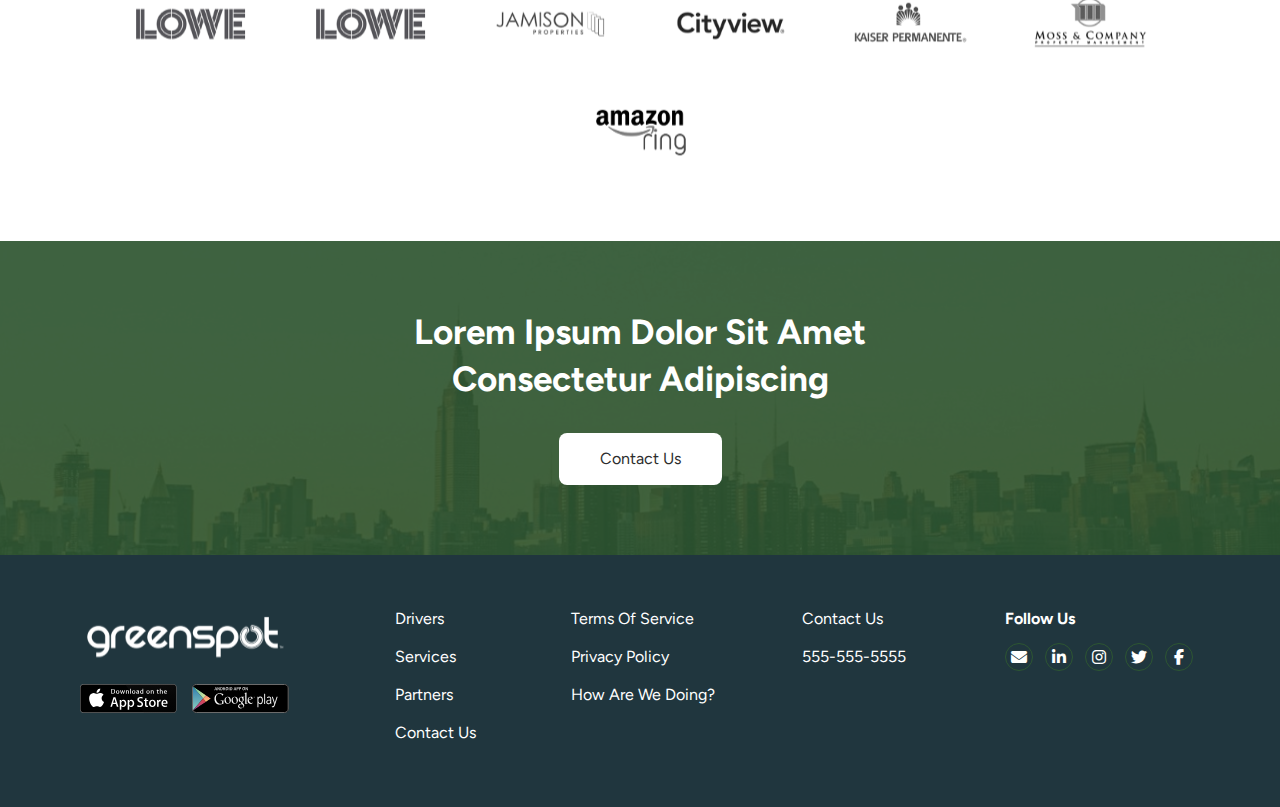
<file: html/solutions.html>
<!doctype html>
<html lang="en">
<head>
	<meta charset="UTF-8">
	<meta name="viewport"
				content="width=device-width, user-scalable=no, initial-scale=1.0, maximum-scale=1.0, minimum-scale=1.0">
	<meta http-equiv="X-UA-Compatible" content="ie=edge">
	<title>Greenstart</title>

	
	<!-- Main style -->
	<link rel="stylesheet" href="css/normalize.css"/>
	<link rel="preconnect" href="https://fonts.googleapis.com">
	<link rel="preconnect" href="https://fonts.gstatic.com" crossorigin>
	<link href="https://fonts.googleapis.com/css2?family=Figtree:ital,wght@0,300..900;1,300..900&display=swap" rel="stylesheet">

	<link rel="stylesheet" type="text/css" href="fonts/FA5PRO-master/css/all.css"/>
	<link rel="stylesheet" href="css/jquery.fancybox.min.css"/>
	<link rel="stylesheet" type="text/css" href="css/nice-select.css"/>
	<link rel="stylesheet" type="text/css" href="css/swiper.min.css"/>
	<link rel="stylesheet" type="text/css" href="css/styles.css"/>
	<link rel="stylesheet" type="text/css" href="css/responsive.css"/>
	
</head>
<body>

  <header>
		<div class="top-line open">
			<div class="content-width">
				<div class="logo-wrap">
					<a href="index.html">
						<img src="img/logo.png" alt="">
					</a>
				</div>
				<nav class="top-menu-wrap">
					<ul class="top-menu">
						<li ><a href="drivers.html">Drivers</a></li>
						<li class="current"><a href="solutions.html">Solutions</a></li>
						<li><a href="service.html">Service</a></li>
						<li><a href="partner.html">Partners</a></li>
						<li><a href="about.html">Company</a></li>
					</ul>
					<div class="btn-wrap">
						<a href="contact.html" class="btn-default">Contact Us</a>
					</div>
					<div class="open-menu ">
						<a href="#">
							<img src="img/menu.svg" alt="">
						</a>
					</div>
				</nav>
			</div>
		</div>
  </header>

	<div class="menu-responsive" id="menu-responsive" style="display: none">

		<div class="wrap">

			<nav class="mob-menu-wrap">
				<ul class="mob-menu">
					<li ><a href="drivers.html">Drivers</a></li>
					<li class="mob-current"><a href="solutions.html">Solutions</a></li>
					<li><a href="service.html">Service</a></li>
					<li><a href="partner.html">Partners</a></li>
					<li><a href="about.html">Company</a></li>
				</ul>

				<div class="btn-wrap">
					<a href="contact.html" class="btn-default btn-green">Contact Us</a>
				</div>
			</nav>
		</div>
	</div>

	<main>

		<section class="page-banner">
			<div class="bg">
				<img src="img/bg-3.jpg" alt="">
			</div>
			<div class="content-width">
				<div class="content">
					<h1>Duis aute irure dolor in reprehenderit in voluptate.</h1>
				</div>
			</div>
		</section>

		<section class="img-text page-img-text">
			<div class="bg"><img src="img/after-1.png" alt=""></div>
			<div class="content-width">
				<!--зроблено окремими сторінками, но навсяк html під таби-->
				<div class="no-tabs">
					<ul class="tabs-menu scroll">
						<li class="is-active"><a href="#id1"><span>Multifamily Rentals</span></a></li>
						<li><a href="#id2"><span>Condo/HOA</span></a></li>
						<li><a href="#id3"><span>Retail</span></a></li>
						<li><a href="#id4"><span>Hospitality</span></a></li>
						<li><a href="#id5"><span>Government</span></a></li>

					</ul>

					<div class="select-block ">
						<div class="nice-select">
							<span class="current">Multifamily Rentals</span>
							<ul class="list scroll">
								<li class="option selected "><a href="#id1">Multifamily Rentals</a></li>
								<li class="option"><a href="#id2">Condo/HOA</a></li>
								<li class="option"><a href="#id3">Retail</a></li>
								<li class="option"><a href="#id4">Hospitality</a></li>
								<li class="option"><a href="#id5">Government</a></li>
							</ul>
						</div>
					</div>


					<div class="tab-content">
						<div class="tab-item">
							<div class="line line-revers" id="id1">
								<div class="bg"></div>
								<div class="wrap">
									<figure>
										<img src="img/img-8-1.jpg" alt="">
									</figure>
									<div class="text">
										<h6 class="label-line">Lorem ipsum</h6>
										<h2>consectetur adipiscing elit</h2>
										<div class="img-wrap">
											<img src="img/img-8-2.jpg" alt="">
										</div>
										<div class="wrap-text">
											<p>Lorem ipsum dolor sit amet, consectetur adipiscing elit, sed do eiusmod tempor incididunt ut labore et dolore magna aliqua. Ut enim ad minim.</p>
											<ul>
												<li>Lorem ipsum dolor </li>
												<li>Excepteur sint occaecat cupidatat</li>
												<li>Sunt in culpa qui officia deserunt mollit anim</li>
											</ul>
										</div>
									</div>
								</div>
							</div>
							<div class="line " id="id2">
								<div class="bg"></div>
								<div class="wrap">
									<figure>
										<img src="img/img-9-1.jpg" alt="">

									</figure>
									<div class="text">
										<h6 class="label-line">Lorem ipsum</h6>
										<h2>Duis aute irure dolor in reprehenderit in voluptate velit</h2>
										<div class="img-wrap">
											<img src="img/img-9-2.jpg" alt="">
										</div>
										<div class="wrap-text">
											<p>Lorem ipsum dolor sit amet, consectetur adipiscing elit, sed do eiusmod tempor incididunt ut labore et dolore magna aliqua. Ut enim ad minim.</p>
											<p>Ut enim ad minim veniam, quis nostrud exercitation ullamco laboris nisi ut aliquip ex ea commodo consequat. </p>
										</div>
									</div>
								</div>
							</div>
							<div class="line line-revers" id="id3">
								<div class="bg"></div>
								<div class="wrap">
									<figure>
										<img src="img/img-10-1.jpg" alt="">

									</figure>
									<div class="text">
										<h6 class="label-line">Lorem ipsum</h6>
										<h2>dolor in reprehenderit in voluptate velit</h2>
										<div class="img-wrap">
											<img src="img/img-10-2.jpg" alt="">
										</div>
										<div class="wrap-text">
											<p>Lorem ipsum dolor sit amet, consectetur adipiscing elit, sed do eiusmod tempor incididunt ut labore et dolore magna aliqua. Ut enim ad minim.</p>
											<div class="btn-wrap">
												<a href="#" class="btn-default btn-arrow btn-arrow-green">Learn more <i class="fa-light fa-arrow-right-long"></i></a>
											</div>
										</div>
									</div>
								</div>
							</div>
						</div>
					</div>
				</div>

			</div>
		</section>

		<section class="blog" id="id4">
			<div class="bg">
				<img src="img/after-2.svg" alt="">
			</div>
			<div class="content-width">
				<div class="title">
					<h6 class="label-line">Lorem ipsum</h6>
					<h2>Lorem ipsum dolor sit</h2>
				</div>
				<div class="slider-wrap">
					<div class="swiper blog-slider">
						<div class="swiper-wrapper">
							<div class="swiper-slide">
								<figure>
									<a href="#popup" class="fancybox">
										<img src="img/img-11-1.jpg" alt="">
									</a>
								</figure>
								<div class="text">
									<h6>	<a href="#popup" class="fancybox">Dummy text of the printing and typesetting industry</a></h6>
									<div class="wrap">
										<p>Lorem ipsum dolor sit amet, consectetur adipiscing elit, sed do eiusmod tempor incididunt ut labore et dolore magna aliqua Lorem ipsum dolor sit amet, consectetur adipiscing elit, sed do eiusmod tempor incididunt ut labore et dolore magna aliqua...</p>
									</div>
									<div class="link-wrap">
										<a href="#popup" class="fancybox">Learn more <i class="fa-regular fa-arrow-right"></i></a>
									</div>
								</div>
							</div>
							<div class="swiper-slide">
								<figure>
									<a href="#popup" class="fancybox">
										<img src="img/img-11-2.jpg" alt="">
									</a>
								</figure>
								<div class="text">
									<h6>	<a href="#popup" class="fancybox">Dummy text of the printing and typesetting industry</a></h6>
									<div class="wrap">
										<p>Lorem ipsum dolor sit amet, consectetur adipiscing elit, sed do eiusmod tempor incididunt ut labore et dolore magna aliqua Lorem ipsum dolor sit amet, consectetur adipiscing elit, sed do eiusmod tempor incididunt ut labore et dolore magna aliqua...</p>
									</div>
									<div class="link-wrap">
										<a href="#popup" class="fancybox">Learn more <i class="fa-regular fa-arrow-right"></i></a>
									</div>
								</div>
							</div>
							<div class="swiper-slide">
								<figure>
									<a href="#popup" class="fancybox">
										<img src="img/img-11-3.jpg" alt="">
									</a>
								</figure>
								<div class="text">
									<h6>	<a href="#popup" class="fancybox">Dummy text of the printing and typesetting industry</a></h6>
									<div class="wrap">
										<p>Lorem ipsum dolor sit amet, consectetur adipiscing elit, sed do eiusmod tempor incididunt ut labore et dolore magna aliqua Lorem ipsum dolor sit amet, consectetur adipiscing elit, sed do eiusmod tempor incididunt ut labore et dolore magna aliqua...</p>
									</div>
									<div class="link-wrap">
										<a href="#popup" class="fancybox">Learn more <i class="fa-regular fa-arrow-right"></i></a>
									</div>
								</div>
							</div>
							<div class="swiper-slide">
								<figure>
									<a href="#popup" class="fancybox">
										<img src="img/img-11-1.jpg" alt="">
									</a>
								</figure>
								<div class="text">
									<h6>	<a href="#popup" class="fancybox">Dummy text of the printing and typesetting industry</a></h6>
									<div class="wrap">
										<p>Lorem ipsum dolor sit amet, consectetur adipiscing elit, sed do eiusmod tempor incididunt ut labore et dolore magna aliqua Lorem ipsum dolor sit amet, consectetur adipiscing elit, sed do eiusmod tempor incididunt ut labore et dolore magna aliqua...</p>
									</div>
									<div class="link-wrap">
										<a href="#popup" class="fancybox">Learn more <i class="fa-regular fa-arrow-right"></i></a>
									</div>
								</div>
							</div>
							<div class="swiper-slide">
								<figure>
									<a href="#popup" class="fancybox">
										<img src="img/img-11-2.jpg" alt="">
									</a>
								</figure>
								<div class="text">
									<h6>	<a href="#popup" class="fancybox">Dummy text of the printing and typesetting industry</a></h6>
									<div class="wrap">
										<p>Lorem ipsum dolor sit amet, consectetur adipiscing elit, sed do eiusmod tempor incididunt ut labore et dolore magna aliqua Lorem ipsum dolor sit amet, consectetur adipiscing elit, sed do eiusmod tempor incididunt ut labore et dolore magna aliqua...</p>
									</div>
									<div class="link-wrap">
										<a href="#popup" class="fancybox">Learn more <i class="fa-regular fa-arrow-right"></i></a>
									</div>
								</div>
							</div>
							<div class="swiper-slide">
								<figure>
									<a href="#popup" class="fancybox">
										<img src="img/img-11-3.jpg" alt="">
									</a>
								</figure>
								<div class="text">
									<h6>	<a href="#popup" class="fancybox">Dummy text of the printing and typesetting industry</a></h6>
									<div class="wrap">
										<p>Lorem ipsum dolor sit amet, consectetur adipiscing elit, sed do eiusmod tempor incididunt ut labore et dolore magna aliqua Lorem ipsum dolor sit amet, consectetur adipiscing elit, sed do eiusmod tempor incididunt ut labore et dolore magna aliqua...</p>
									</div>
									<div class="link-wrap">
										<a href="#popup" class="fancybox">Learn more <i class="fa-regular fa-arrow-right"></i></a>
									</div>
								</div>
							</div>
						</div>
					</div>
					<div class="nav-wrap">
						<div class="swiper-button-prev blog-prev btn"><img src="img/icon-7.svg" alt=""></div>
						<div class="swiper-pagination blog-pagination"></div>
						<div class="swiper-button-next blog-next btn"><img src="img/icon-7.svg" alt=""></div>

					</div>
				</div>
			</div>
		</section>

		<section class="logo-block" id="id5">
			<div class="content-width">
				<h4>Trusted Logos of HOAs/Rentals</h4>
				<div class="content">
					<figure>
						<img src="img/logo-1.svg" alt="">
					</figure>
					<figure>
						<img src="img/logo-2.svg" alt="">
					</figure>
					<figure>
						<img src="img/logo-3.svg" alt="">
					</figure>
					<figure>
						<img src="img/logo-4.svg" alt="">
					</figure>
					<figure>
						<img src="img/logo-5.svg" alt="">
					</figure>
					<figure>
						<img src="img/logo-6.svg" alt="">
					</figure>
					<figure>
						<img src="img/logo-7.svg" alt="">
					</figure>
					<figure>
						<img src="img/logo-7.svg" alt="">
					</figure>
					<figure>
						<img src="img/logo-5.svg" alt="">
					</figure>
					<figure>
						<img src="img/logo-1.svg" alt="">
					</figure>
					<figure>
						<img src="img/logo-6.svg" alt="">
					</figure>
					<figure>
						<img src="img/logo-3.svg" alt="">
					</figure>
					<figure>
						<img src="img/logo-4.svg" alt="">
					</figure>
				</div>
				<div class="slider-wrap">
					<div class="swiper logo-slider">
						<div class="swiper-wrapper">
							<div class="swiper-slide">
								<img src="img/logo-1.svg" alt="">
							</div>
							<div class="swiper-slide">
								<img src="img/logo-2.svg" alt="">
							</div>
							<div class="swiper-slide">
								<img src="img/logo-3.svg" alt="">
							</div>
							<div class="swiper-slide">
								<img src="img/logo-4.svg" alt="">
							</div>
							<div class="swiper-slide">
								<img src="img/logo-5.svg" alt="">
							</div>
							<div class="swiper-slide">
								<img src="img/logo-6.svg" alt="">
							</div>
						</div>
						<div class="swiper-pagination logo-pagination"></div>
					</div>
				</div>
			</div>
		</section>

		<section class="pre-footer pre-footer-solutions">
			<div class="bg">
				<img src="img/bg-4.jpg" alt="">
			</div>
			<div class="content-width">
				<div class="content">
					<h2>Lorem ipsum dolor sit amet consectetur adipiscing</h2>
					<div class="btn-wrap">
						<a href="#" class="btn-default btn-white btn-52">Contact Us</a>
					</div>
				</div>
			</div>
		</section>
		
	</main>

  <footer>
    <div class="content-width">
			<div class="logo-wrap">
				<div class="logo">
					<a href="index.html">
						<img src="img/logo-footer.svg" alt="">
					</a>
				</div>
				<ul>
					<li><a href="#"><img src="img/icon-4-1.svg" alt=""></a></li>
					<li><a href="#"><img src="img/icon-4-2.svg" alt=""></a></li>
				</ul>
			</div>
			<nav class="footer-menu-wrap">
				<div class="item item-1">
					<ul>
						<li><a href="#">Drivers</a></li>
						<li><a href="#">Services</a></li>
						<li><a href="#">Partners</a></li>
						<li><a href="#">Contact Us</a></li>
					</ul>
				</div>
				<div class="item item-2">
					<ul>
						<li><a href="#">Terms of Service</a></li>
						<li><a href="#">Privacy Policy</a></li>
						<li><a href="#">How are We Doing?</a></li>
					</ul>
				</div>
				<div class="item item-3">
					<ul>
						<li><a href="#">Contact Us</a></li>
						<li><a href="tel:+5555555555">555-555-5555</a></li>
					</ul>
					<div class="play-market">
						<div><a href="#"><img src="img/icon-5-1.png" alt=""></a></div>
						<div><a href="#"><img src="img/icon-5-2.png" alt=""></a></div>
					</div>
				</div>
				<div class="item item-4">
					<h6>Follow Us</h6>
					<ul class="soc">
						<li><a href="#"><i class="fa-solid fa-envelope"></i></a></li>
						<li><a href="#"><i class="fa-brands fa-linkedin-in"></i></a></li>
						<li><a href="#"><i class="fa-brands fa-instagram"></i></a></li>
						<li><a href="#"><i class="fa-brands fa-twitter"></i></a></li>
						<li><a href="#"><i class="fa-brands fa-facebook-f"></i></a></li>
					</ul>
				</div>
			</nav>
    </div>
  </footer>


	<div class="popup-blog" id="popup" style="display: none">
		<div class="main">
			<div class="swiper text-slider">
				<div class="swiper-wrapper">
					<div class="swiper-slide">
						<img src="img/img-11-1.jpg" alt="" class="floatleft">
						<div class="wrap-text">
							<h4>Dummy text of the printing and typesetting industry</h4>
							<p>Lorem ipsum dolor sit amet, consectetur adipiscing elit, sed do eiusmod tempor incididunt ut labore et dolore magna aliqua. Ut enim ad minim veniam, quis nostrud exercitation ullamco laboris nisi ut aliquip ex ea commodo consequat. Duis aute irure dolor in reprehenderit in voluptate velit esse cillum dolore eu fugiat nulla pariatur. Excepteur sint occaecat cupidatat non proident, sunt in culpa qui officia deserunt mollit anim id est laborum.</p>
							<p>Lorem ipsum dolor sit amet, consectetur adipiscing elit, sed do eiusmod tempor incididunt ut labore et dolore magna aliqua. Ut enim ad minim veniam, quis nostrud exercitation ullamco laboris nisi ut aliquip ex ea commodo consequat. Duis aute irure dolor in reprehenderit in voluptate velit esse cillum dolore eu fugiat nulla pariatur. Excepteur sint occaecat cupidatat non proident, sunt in culpa qui officia deserunt mollit anim id est laborum.</p>
							<p>Excepteur sint occaecat cupidatat non proident, sunt in culpa qui officia deserunt mollit anim id est laborum. Lorem ipsum dolor sit amet, consectetur adipiscing elit, sed do eiusmod tempor incididunt ut labore et dolore magna aliqua. Ut enim ad minim veniam, quis nostrud exercitation ullamco laboris nisi ut aliquip ex ea commodo consequat. Duis aute irure dolor in reprehenderit in voluptate velit esse cillum dolore eu fugiat nulla pariatur. Excepteur sint occaecat cupidatat non proident, sunt in culpa qui officia deserunt mollit anim id est laborum.</p>
							<p>Duis aute irure dolor in reprehenderit in voluptate velit esse cillum dolore eu fugiat nulla pariatur. Excepteur sint occaecat cupidatat non proident, sunt in culpa qui officia deserunt mollit anim id est laborum.</p>
						</div>
					</div>
					<div class="swiper-slide">
						<img src="img/img-11-1.jpg" alt="" class="floatleft">
						<div class="wrap-text">
							<h4>Dummy text of the printing and typesetting industry</h4>
							<p>Lorem ipsum dolor sit amet, consectetur adipiscing elit, sed do eiusmod tempor incididunt ut labore et dolore magna aliqua. Ut enim ad minim veniam, quis nostrud exercitation ullamco laboris nisi ut aliquip ex ea commodo consequat. Duis aute irure dolor in reprehenderit in voluptate velit esse cillum dolore eu fugiat nulla pariatur. Excepteur sint occaecat cupidatat non proident, sunt in culpa qui officia deserunt mollit anim id est laborum.</p>
							<p>Lorem ipsum dolor sit amet, consectetur adipiscing elit, sed do eiusmod tempor incididunt ut labore et dolore magna aliqua. Ut enim ad minim veniam, quis nostrud exercitation ullamco laboris nisi ut aliquip ex ea commodo consequat. Duis aute irure dolor in reprehenderit in voluptate velit esse cillum dolore eu fugiat nulla pariatur. Excepteur sint occaecat cupidatat non proident, sunt in culpa qui officia deserunt mollit anim id est laborum.</p>
							<p>Excepteur sint occaecat cupidatat non proident, sunt in culpa qui officia deserunt mollit anim id est laborum. Lorem ipsum dolor sit amet, consectetur adipiscing elit, sed do eiusmod tempor incididunt ut labore et dolore magna aliqua. Ut enim ad minim veniam, quis nostrud exercitation ullamco laboris nisi ut aliquip ex ea commodo consequat. Duis aute irure dolor in reprehenderit in voluptate velit esse cillum dolore eu fugiat nulla pariatur. Excepteur sint occaecat cupidatat non proident, sunt in culpa qui officia deserunt mollit anim id est laborum.</p>
							<p>Duis aute irure dolor in reprehenderit in voluptate velit esse cillum dolore eu fugiat nulla pariatur. Excepteur sint occaecat cupidatat non proident, sunt in culpa qui officia deserunt mollit anim id est laborum.</p>
						</div>
					</div>
					<div class="swiper-slide">
						<img src="img/img-11-1.jpg" alt="" class="floatleft">
						<div class="wrap-text">
							<h4>Dummy text of the printing and typesetting industry</h4>
							<p>Lorem ipsum dolor sit amet, consectetur adipiscing elit, sed do eiusmod tempor incididunt ut labore et dolore magna aliqua. Ut enim ad minim veniam, quis nostrud exercitation ullamco laboris nisi ut aliquip ex ea commodo consequat. Duis aute irure dolor in reprehenderit in voluptate velit esse cillum dolore eu fugiat nulla pariatur. Excepteur sint occaecat cupidatat non proident, sunt in culpa qui officia deserunt mollit anim id est laborum.</p>
							<p>Lorem ipsum dolor sit amet, consectetur adipiscing elit, sed do eiusmod tempor incididunt ut labore et dolore magna aliqua. Ut enim ad minim veniam, quis nostrud exercitation ullamco laboris nisi ut aliquip ex ea commodo consequat. Duis aute irure dolor in reprehenderit in voluptate velit esse cillum dolore eu fugiat nulla pariatur. Excepteur sint occaecat cupidatat non proident, sunt in culpa qui officia deserunt mollit anim id est laborum.</p>
							<p>Excepteur sint occaecat cupidatat non proident, sunt in culpa qui officia deserunt mollit anim id est laborum. Lorem ipsum dolor sit amet, consectetur adipiscing elit, sed do eiusmod tempor incididunt ut labore et dolore magna aliqua. Ut enim ad minim veniam, quis nostrud exercitation ullamco laboris nisi ut aliquip ex ea commodo consequat. Duis aute irure dolor in reprehenderit in voluptate velit esse cillum dolore eu fugiat nulla pariatur. Excepteur sint occaecat cupidatat non proident, sunt in culpa qui officia deserunt mollit anim id est laborum.</p>
							<p>Duis aute irure dolor in reprehenderit in voluptate velit esse cillum dolore eu fugiat nulla pariatur. Excepteur sint occaecat cupidatat non proident, sunt in culpa qui officia deserunt mollit anim id est laborum.</p>
						</div>
					</div>
				</div>
			</div>
			<div class="nav-wrap">
				<div class="swiper-button-prev text-prev btn"><img src="img/icon-7.svg" alt=""></div>
				<div class="swiper-pagination text-pagination"></div>
				<div class="swiper-button-next text-next btn"><img src="img/icon-7.svg" alt=""></div>

			</div>
		</div>
	</div>



  <script src="js/jquery.min.js"></script>
	<script src="js/swiper.js"></script>
	<script src="js/jquery.fancybox.min.js"></script>
	<script src="js/jquery.nice-select.min.js"></script>
	<script src="js/cuttr.min.js"></script>
	<script src="js/jquery.sticky.js"></script>
	<script src="js/script.js"></script>
</body>
</html>
</file>
<file: html/css/nice-select.css>
.nice-select {
  -webkit-tap-highlight-color: transparent;
  background-color: #fff;
  border-radius: 5px;
  border: solid 1px #e8e8e8;
  box-sizing: border-box;
  clear: both;
  cursor: pointer;
  display: block;
  float: left;
  font-family: inherit;
  font-size: 14px;
  font-weight: normal;
  height: 42px;
  line-height: 40px;
  outline: none;
  padding-left: 18px;
  padding-right: 30px;
  position: relative;
  text-align: left !important;
  -webkit-transition: all 0.2s ease-in-out;
  transition: all 0.2s ease-in-out;
  -webkit-user-select: none;
     -moz-user-select: none;
      -ms-user-select: none;
          user-select: none;
  white-space: nowrap;
  width: auto; }
  .nice-select:hover {
    border-color: #dbdbdb; }
  .nice-select:active, .nice-select.open, .nice-select:focus {
    border-color: #999; }
  .nice-select:after {
    border-bottom: 2px solid #999;
    border-right: 2px solid #999;
    content: '';
    display: block;
    height: 5px;
    margin-top: -4px;
    pointer-events: none;
    position: absolute;
    right: 12px;
    top: 50%;
    -webkit-transform-origin: 66% 66%;
        -ms-transform-origin: 66% 66%;
            transform-origin: 66% 66%;
    -webkit-transform: rotate(45deg);
        -ms-transform: rotate(45deg);
            transform: rotate(45deg);
    -webkit-transition: all 0.15s ease-in-out;
    transition: all 0.15s ease-in-out;
    width: 5px; }
  .nice-select.open:after {
    -webkit-transform: rotate(-135deg);
        -ms-transform: rotate(-135deg);
            transform: rotate(-135deg); }
  .nice-select.open .list {
    opacity: 1;
    pointer-events: auto;
    -webkit-transform: scale(1) translateY(0);
        -ms-transform: scale(1) translateY(0);
            transform: scale(1) translateY(0); }
  .nice-select.disabled {
    border-color: #ededed;
    color: #999;
    pointer-events: none; }
    .nice-select.disabled:after {
      border-color: #cccccc; }
  .nice-select.wide {
    width: 100%; }
    .nice-select.wide .list {
      left: 0 !important;
      right: 0 !important; }
  .nice-select.right {
    float: right; }
    .nice-select.right .list {
      left: auto;
      right: 0; }
  .nice-select.small {
    font-size: 12px;
    height: 36px;
    line-height: 34px; }
    .nice-select.small:after {
      height: 4px;
      width: 4px; }
    .nice-select.small .option {
      line-height: 34px;
      min-height: 34px; }
  .nice-select .list {
    background-color: #fff;
    border-radius: 5px;
    box-shadow: 0 0 0 1px rgba(68, 68, 68, 0.11);
    box-sizing: border-box;
    margin-top: 4px;
    opacity: 0;
    overflow: hidden;
    padding: 0;
    pointer-events: none;
    position: absolute;
    top: 100%;
    left: 0;
    -webkit-transform-origin: 50% 0;
        -ms-transform-origin: 50% 0;
            transform-origin: 50% 0;
    -webkit-transform: scale(0.75) translateY(-21px);
        -ms-transform: scale(0.75) translateY(-21px);
            transform: scale(0.75) translateY(-21px);
    -webkit-transition: all 0.2s cubic-bezier(0.5, 0, 0, 1.25), opacity 0.15s ease-out;
    transition: all 0.2s cubic-bezier(0.5, 0, 0, 1.25), opacity 0.15s ease-out;
    z-index: 9; }
    .nice-select .list:hover .option:not(:hover) {
      background-color: transparent !important; }
  .nice-select .option {
    cursor: pointer;
    font-weight: 400;
    line-height: 40px;
    list-style: none;
    min-height: 40px;
    outline: none;
    padding-left: 18px;
    padding-right: 29px;
    text-align: left;
    -webkit-transition: all 0.2s;
    transition: all 0.2s; }
    .nice-select .option:hover, .nice-select .option.focus, .nice-select .option.selected.focus {
      background-color: #f6f6f6; }
    .nice-select .option.selected {
      font-weight: bold; }
    .nice-select .option.disabled {
      background-color: transparent;
      color: #999;
      cursor: default; }

.no-csspointerevents .nice-select .list {
  display: none; }

.no-csspointerevents .nice-select.open .list {
  display: block; }
</file>
<file: html/css/styles.css>
/*&:after {
  content: "";
  display: table;
  clear: both;}*/
body {
  font-family: "Figtree", sans-serif;
  scroll-behavior: smooth;
  font-style: normal;
  font-weight: 400;
  font-size: 16px;
  line-height: 28px;
  min-width: 320px;
  position: relative;
  background: whitesmoke;
  max-width: 3000px;
  margin: auto;
  color: #383838; }

header, section, footer {
  margin: auto; }

a {
  text-decoration: none; }
  a:focus {
    outline: none !important; }

a:hover, a:focus, a:active {
  text-decoration: none; }

* {
  -webkit-box-sizing: border-box;
  box-sizing: border-box;
  -webkit-font-smoothing: antialiased;
  -moz-osx-font-smoothing: grayscale; }

a, button {
  -webkit-transition: all .4s ease;
  transition: all .4s ease; }

figure {
  margin: 0; }
  figure img {
    width: auto;
    max-width: 100%;
    vertical-align: top; }

ul {
  margin: 0;
  padding: 0; }
  ul li {
    list-style-type: none; }

p, a {
  color: #383838;
  margin: 0; }

input {
  -webkit-appearance: none !important;
  -moz-appearance: none !important;
  appearance: none !important; }

.content-width {
  width: 1200px;
  margin: auto; }

h1 {
  font-size: 45px;
  font-weight: 700;
  line-height: 57px;
  letter-spacing: 0;
  text-transform: capitalize;
  margin: 0 0 20px; }

h2 {
  font-size: 35px;
  font-weight: 700;
  line-height: 47px;
  letter-spacing: 0;
  text-align: left;
  text-transform: capitalize;
  margin: 0 0 15px;
  color: #3a3a3a; }

h3 {
  color: #3a3a3a;
  font-size: 30px;
  font-weight: 700;
  line-height: 40px;
  letter-spacing: 0;
  text-align: left;
  text-transform: capitalize;
  margin: 0 0 10px; }

h4 {
  color: #3a3a3a;
  margin: 0 0 15px;
  font-size: 26px;
  font-weight: 700;
  line-height: 38px;
  letter-spacing: 0;
  text-align: left; }

h5 {
  color: #3a3a3a;
  margin: 0 0 10px; }

h6 {
  margin: 0 0 10px; }

input:invalid {
  -webkit-box-shadow: none;
          box-shadow: none; }

input, textarea, button {
  outline: none !important; }

/*------------------------------PAGE-HOME-----------------------------*/
header {
  position: relative;
  z-index: 999;
  background: #fff; }

.top-line {
  background: #fff;
  padding: 17px 0;
  -webkit-transition: all .4s ease;
  transition: all .4s ease; }
  .top-line .content-width {
    display: -webkit-box;
    display: -ms-flexbox;
    display: flex;
    -webkit-box-pack: justify;
        -ms-flex-pack: justify;
            justify-content: space-between; }
  .top-line .logo-wrap {
    width: 184px;
    position: relative;
    top: 3px; }
    .top-line .logo-wrap img {
      width: 100%;
      vertical-align: top; }
  .top-line .top-menu-wrap {
    display: -webkit-box;
    display: -ms-flexbox;
    display: flex;
    -webkit-box-pack: justify;
        -ms-flex-pack: justify;
            justify-content: space-between;
    width: calc(100% - 380px);
    -webkit-box-align: center;
        -ms-flex-align: center;
            align-items: center; }
  .top-line .top-menu {
    display: -webkit-box;
    display: -ms-flexbox;
    display: flex;
    grid-gap: 41px; }
    .top-line .top-menu a {
      font-size: 18px;
      font-weight: 400;
      line-height: 28px;
      letter-spacing: 0;
      text-align: left;
      text-transform: capitalize;
      display: inline-block;
      position: relative; }
      .top-line .top-menu a:after {
        position: absolute;
        bottom: -2px;
        left: 0;
        content: '';
        width: 100%;
        height: 2px;
        background: #2d5632;
        -webkit-transition: all .4s ease;
        transition: all .4s ease;
        -webkit-transform: scaleX(0);
                transform: scaleX(0);
        -webkit-transform-origin: left;
                transform-origin: left; }
      .top-line .top-menu a:hover:after {
        -webkit-transform: scaleX(1);
                transform: scaleX(1); }
    .top-line .top-menu li:first-child a {
      color: #383838;
      font-weight: 600; }
    .top-line .top-menu .current a, .top-line .top-menu .current-menu-item a {
      font-weight: 500; }
      .top-line .top-menu .current a:after, .top-line .top-menu .current-menu-item a:after {
        -webkit-transform: scaleX(1);
                transform: scaleX(1); }

.btn-default {
  border-radius: 8px;
  background: #2d5632;
  text-align: center;
  padding: 0 22px;
  display: inline-block;
  height: 48px;
  line-height: 48px;
  font-size: 16px;
  font-weight: 400;
  letter-spacing: 0;
  text-transform: capitalize;
  color: #fff; }
  .btn-default:hover {
    background: #539136; }

.bg {
  position: absolute;
  top: 0;
  left: 0;
  right: 0;
  bottom: 0;
  overflow: hidden; }

.bg + * {
  position: relative;
  z-index: 3; }

.home-banner {
  position: relative;
  z-index: 1; }

.home-slider .swiper-slide {
  position: relative; }
.home-slider .bg img {
  width: 100%;
  height: 100%;
  -o-object-fit: cover;
     object-fit: cover; }
.home-slider .wrap {
  text-align: center;
  width: 865px;
  margin: auto;
  max-width: 100%;
  padding: 175px 0 390px; }
.home-slider .label {
  color: #fff;
  margin-bottom: 19px; }
.home-slider h1, .home-slider h2 {
  color: white;
  font-size: 55px;
  font-weight: 800;
  line-height: 66px;
  letter-spacing: 0;
  text-align: center;
  text-transform: capitalize;
  margin-bottom: 20px; }
.home-slider p {
  width: 590px;
  color: #fff;
  max-width: 100%;
  margin: 0 auto 20px;
  font-size: 20px;
  font-weight: 400;
  line-height: 32px;
  text-align: center; }
.home-slider .btn-wrap {
  margin-top: 30px;
  display: -webkit-box;
  display: -ms-flexbox;
  display: flex;
  -webkit-box-pack: center;
      -ms-flex-pack: center;
          justify-content: center; }
.home-slider .swiper-pagination {
  bottom: 175px; }

.label {
  font-size: 18px;
  font-weight: 500;
  line-height: 22px;
  letter-spacing: 0;
  text-align: center;
  text-transform: uppercase; }

.btn-arrow {
  background: #fff !important;
  color: #2d5632;
  height: 56px;
  line-height: 56px;
  padding: 0 30px; }
  .btn-arrow i {
    margin-left: 10px;
    position: relative;
    -webkit-transition: all .4s ease;
    transition: all .4s ease;
    left: 0; }
  .btn-arrow:hover i {
    left: 2px; }

.swiper-pagination .swiper-pagination-bullet {
  margin: 0 10px !important;
  width: 6px;
  height: 6px;
  opacity: 1 !important;
  background: #fff;
  position: relative; }
  .swiper-pagination .swiper-pagination-bullet:after {
    position: absolute;
    top: 50%;
    left: 50%;
    -webkit-transform: translate(-50%, -50%);
            transform: translate(-50%, -50%);
    content: '';
    width: 16px;
    height: 16px;
    border-radius: 100%;
    border: 1px solid #fff;
    -webkit-box-sizing: border-box;
            box-sizing: border-box;
    opacity: 0; }
.swiper-pagination .swiper-pagination-bullet-active:after {
  opacity: 1; }

.text-item-4x {
  margin-top: -140px;
  position: relative;
  z-index: 5; }
  .text-item-4x .content {
    padding: 55px 100px 55px 83px;
    background: #fff;
    border-radius: 55px 0px 55px 55px;
    -webkit-box-shadow: 0px 0px 14px 0px rgba(32, 54, 62, 0.08);
            box-shadow: 0px 0px 14px 0px rgba(32, 54, 62, 0.08);
    display: -webkit-box;
    display: -ms-flexbox;
    display: flex;
    -webkit-box-pack: justify;
        -ms-flex-pack: justify;
            justify-content: space-between;
    -ms-flex-wrap: wrap;
        flex-wrap: wrap;
    -webkit-box-align: center;
        -ms-flex-align: center;
            align-items: center; }
  .text-item-4x .title {
    width: 365px; }
    .text-item-4x .title p {
      margin-bottom: 20px; }
  .text-item-4x .wrap {
    width: calc(100% - 530px);
    display: -webkit-box;
    display: -ms-flexbox;
    display: flex;
    -webkit-box-pack: justify;
        -ms-flex-pack: justify;
            justify-content: space-between;
    -ms-flex-wrap: wrap;
        flex-wrap: wrap;
    grid-gap: 25px; }
  .text-item-4x .item {
    width: calc(50% - 13px);
    padding: 23px 20px;
    border-radius: 0px  50px 0 0px;
    -webkit-box-shadow: 0px 0px 15px 0px rgba(0, 0, 0, 0.09);
            box-shadow: 0px 0px 15px 0px rgba(0, 0, 0, 0.09);
    background: white;
    text-align: center; }
    .text-item-4x .item figure {
      height: 45px;
      margin-bottom: 22px;
      text-align: center; }
    .text-item-4x .item .text p {
      text-align: center;
      color: #181818;
      font-size: 16px;
      font-weight: 600;
      line-height: 19px;
      margin: 0; }
  .text-item-4x .item:nth-child(2) {
    border-radius: 50px 0px 0px 0px; }
  .text-item-4x .item:nth-child(3) {
    border-radius: 0px 0px 50px 0px; }
  .text-item-4x .item:nth-child(4) {
    border-radius: 0px 0px 0px 50px; }

.btn-arrow-green {
  background: #2d5632 !important;
  color: #fff; }

.label-line {
  margin-bottom: 16px;
  color: #181818;
  font-size: 18px;
  font-weight: 500;
  line-height: 22px;
  letter-spacing: 0;
  text-align: left;
  position: relative;
  padding-left: 50px;
  text-transform: capitalize; }
  .label-line:before {
    position: absolute;
    top: 50%;
    left: 0;
    content: '';
    width: 30px;
    height: 2px;
    margin-top: -1px;
    background: #68bd45; }

.text-img {
  padding: 92px 0 105px; }
  .text-img .content-width {
    display: -webkit-box;
    display: -ms-flexbox;
    display: flex;
    -webkit-box-pack: justify;
        -ms-flex-pack: justify;
            justify-content: space-between;
    -ms-flex-wrap: wrap;
        flex-wrap: wrap; }
    .text-img .content-width > figure {
      width: 450px; }
      .text-img .content-width > figure img {
        width: 100%;
        border-radius: 0px 50px 50px 50px;
        -webkit-box-shadow: 0px 0px 23px 0px rgba(21, 57, 25, 0.2);
                box-shadow: 0px 0px 23px 0px rgba(21, 57, 25, 0.2);
        height: auto; }
  .text-img .text {
    width: calc(100% - 515px); }
    .text-img .text .wrap {
      margin-top: 30px;
      display: -webkit-box;
      display: -ms-flexbox;
      display: flex;
      -webkit-box-pack: justify;
          -ms-flex-pack: justify;
              justify-content: space-between;
      -ms-flex-wrap: wrap;
          flex-wrap: wrap;
      grid-gap: 30px; }
  .text-img .item {
    width: calc(50% - 15px);
    border-radius: 0px 0px 50px 0px;
    -webkit-box-shadow: 0px 0px 15px 0px rgba(8, 14, 9, 0.05);
            box-shadow: 0px 0px 15px 0px rgba(8, 14, 9, 0.05);
    background: white;
    padding: 20px 25px;
    display: -webkit-box;
    display: -ms-flexbox;
    display: flex;
    -webkit-box-pack: justify;
        -ms-flex-pack: justify;
            justify-content: space-between;
    -ms-flex-wrap: wrap;
        flex-wrap: wrap; }
    .text-img .item figure {
      width: 60px; }
    .text-img .item .text-wrap {
      width: calc(100% - 80px); }
    .text-img .item h6 {
      color: #181818;
      font-size: 18px;
      font-weight: 700;
      line-height: 28px;
      letter-spacing: 0;
      text-align: left;
      margin-bottom: 9px; }
    .text-img .item p {
      line-height: 26px;
      margin-bottom: 0; }
  .text-img .item:nth-child(4) {
    border-radius: 50px 0px 0px 0px; }
  .text-img .item:nth-child(3) {
    border-radius: 0px  50px 0px 0px; }
  .text-img .item:nth-child(2) {
    border-radius: 0px 0px 0px 50px; }
  .text-img h2 {
    margin-bottom: 15px; }

.faq {
  position: relative;
  padding: 100px 0 85px;
  background: #fff; }
  .faq .bg img {
    position: absolute;
    top: -95px;
    right: 0; }
  .faq .content-width {
    display: -webkit-box;
    display: -ms-flexbox;
    display: flex;
    -webkit-box-pack: justify;
        -ms-flex-pack: justify;
            justify-content: space-between;
    -ms-flex-wrap: wrap;
        flex-wrap: wrap; }
  .faq figure {
    width: 43%;
    margin-top: -20px; }
    .faq figure img {
      width: 100%;
      border-radius: 30px 30px 0px 30px; }
  .faq .text {
    width: 48%;
    padding-right: 7%; }
  .faq .label-line {
    margin-bottom: 15px; }
  .faq h2 {
    margin-bottom: 15px; }
  .faq h5 {
    color: #181818;
    font-size: 22px;
    font-weight: 700;
    line-height: 35px;
    letter-spacing: 0;
    text-align: left;
    text-transform: capitalize;
    margin-bottom: 15px; }
  .faq p {
    margin-bottom: 26px; }
  .faq .accordion-thumb {
    border-radius: 10px;
    -webkit-box-shadow: 0px 0px 9px 0px rgba(0, 0, 0, 0.11);
            box-shadow: 0px 0px 9px 0px rgba(0, 0, 0, 0.11);
    background: white;
    padding: 5px 45px 5px 20px;
    position: relative;
    min-height: 54px;
    display: -webkit-box;
    display: -ms-flexbox;
    display: flex;
    -webkit-box-align: center;
        -ms-flex-align: center;
            align-items: center;
    cursor: pointer; }
    .faq .accordion-thumb p {
      margin: 0 !important;
      color: #181818;
      font-size: 18px;
      font-weight: 600;
      line-height: 30px;
      letter-spacing: 0;
      text-align: left; }
    .faq .accordion-thumb i {
      position: absolute;
      font-size: 16px;
      line-height: 1;
      right: 25px;
      top: 50%;
      margin-top: -10px;
      color: #000;
      -webkit-transition: all .4s ease;
      transition: all .4s ease; }
  .faq .accordion-panel {
    display: none; }
    .faq .accordion-panel .wrap {
      margin-top: 10px;
      padding: 20px;
      border-radius: 10px;
      -webkit-box-shadow: 0px 0px 9px 0px rgba(0, 0, 0, 0.11);
              box-shadow: 0px 0px 9px 0px rgba(0, 0, 0, 0.11);
      background: white; }
      .faq .accordion-panel .wrap p {
        margin-bottom: 10px; }
      .faq .accordion-panel .wrap p:last-child {
        margin-bottom: 0; }
  .faq .accordion-item {
    margin-bottom: 15px; }
  .faq .is-active .accordion-thumb i {
    -webkit-transform: rotate(-90deg);
            transform: rotate(-90deg); }
  .faq .btn-wrap {
    margin-top: 33px; }

.map-block {
  padding: 60px 0 80px; }
  .map-block .title {
    width: 445px;
    max-width: 100%;
    margin: 0 auto -25px;
    text-align: center; }
  .map-block h2 {
    text-align: center; }
  .map-block .map-wrap {
    margin-bottom: 40px;
    padding: 0 20px; }
    .map-block .map-wrap img {
      width: 100%;
      vertical-align: top; }
  .map-block .info-line {
    display: -webkit-box;
    display: -ms-flexbox;
    display: flex;
    -webkit-box-pack: center;
        -ms-flex-pack: center;
            justify-content: center;
    -ms-flex-wrap: wrap;
        flex-wrap: wrap;
    grid-gap: 15px 85px;
    padding: 0 0 0 50px; }
    .map-block .info-line p {
      color: black;
      font-size: 18px;
      font-weight: 600;
      line-height: 30px;
      letter-spacing: 0;
      text-align: left;
      text-transform: capitalize;
      display: -webkit-box;
      display: -ms-flexbox;
      display: flex;
      -webkit-box-align: center;
          -ms-flex-align: center;
              align-items: center; }
      .map-block .info-line p span {
        background: #2d5632;
        width: 90px;
        height: 20px;
        display: inline-block;
        margin-right: 20px; }
    .map-block .info-line .item-2 span {
      background: #6cbe46; }

.img-text {
  background: #fff;
  padding: 80px 0 50px;
  overflow: hidden; }
  .img-text h2 {
    margin-bottom: 0; }
  .img-text .line {
    padding: 38px 0;
    position: relative;
    margin-bottom: 65px; }
    .img-text .line .wrap {
      display: -webkit-box;
      display: -ms-flexbox;
      display: flex;
      -webkit-box-pack: justify;
          -ms-flex-pack: justify;
              justify-content: space-between;
      -ms-flex-wrap: wrap;
          flex-wrap: wrap;
      -webkit-box-align: center;
          -ms-flex-align: center;
              align-items: center;
      padding-right: 5%; }
    .img-text .line .bg {
      overflow: visible; }
      .img-text .line .bg:after {
        position: absolute;
        left: 35%;
        right: -5000px;
        content: '';
        top: 0;
        bottom: 0;
        background: #f4f6f8;
        border-radius: 0 0 0 100px;
        display: block; }
    .img-text .line figure {
      width: 550px; }
      .img-text .line figure img {
        width: 100%;
        border-radius: 50px 50px 0px 50px; }
    .img-text .line .text {
      width: calc(100% - 632px);
      padding-top: 30px; }
      .img-text .line .text p {
        margin-bottom: 20px; }
      .img-text .line .text p:last-child {
        margin-bottom: 0; }
    .img-text .line .btn-wrap {
      margin-top: 30px; }
  .img-text .line-revers .bg:after {
    left: -5000px;
    right: 35%;
    border-radius: 0 0 100px 0; }
  .img-text .line-revers .wrap {
    -webkit-box-orient: horizontal;
    -webkit-box-direction: reverse;
        -ms-flex-direction: row-reverse;
            flex-direction: row-reverse;
    padding: 0 3.5% 0 3.8%; }
  .img-text .line-revers .text {
    width: calc(100% - 640px); }
  .img-text .line:last-child {
    margin-bottom: 0; }

.btn-green {
  height: 56px;
  line-height: 56px;
  background: #2d5632;
  padding: 0 30px; }
  .btn-green:hover {
    background: #19321d; }

.btn-white {
  height: 56px;
  line-height: 56px;
  background: #fff;
  padding: 0 30px;
  color: #2d2d2d; }
  .btn-white:hover {
    background: #d6d6d6; }

.btn-52 {
  height: 52px;
  line-height: 52px; }

.logo-block {
  padding: 40px 0 90px;
  background: #fff; }
  .logo-block h4 {
    color: #181818;
    font-size: 22px;
    font-weight: 700;
    line-height: 35px;
    letter-spacing: 0;
    text-align: center;
    text-transform: capitalize;
    margin-bottom: 45px; }
  .logo-block .content {
    display: -webkit-box;
    display: -ms-flexbox;
    display: flex;
    -webkit-box-pack: center;
        -ms-flex-pack: center;
            justify-content: center;
    -ms-flex-wrap: wrap;
        flex-wrap: wrap;
    grid-gap: 52px 65px; }
  .logo-block figure {
    width: 115px;
    height: 58px;
    display: -webkit-box;
    display: -ms-flexbox;
    display: flex;
    -webkit-box-pack: center;
        -ms-flex-pack: center;
            justify-content: center;
    -webkit-box-align: center;
        -ms-flex-align: center;
            align-items: center; }

.pre-footer {
  padding: 94px 0 100px;
  position: relative; }
  .pre-footer .bg img {
    width: 100%;
    height: 100%;
    -o-object-fit: cover;
       object-fit: cover;
    -o-object-position: center;
       object-position: center; }
  .pre-footer .bg:after {
    position: absolute;
    top: 0;
    bottom: 0;
    left: 0;
    right: 0;
    content: '';
    background: #2d5632;
    opacity: 0.9; }
  .pre-footer .content {
    max-width: 100%;
    width: 495px;
    text-align: center;
    margin: auto; }
  .pre-footer h2 {
    color: #fff;
    margin-bottom: 35px;
    text-align: center;
    text-transform: capitalize; }
  .pre-footer .btn-wrap a {
    min-width: 222px; }

footer {
  padding: 50px 0 50px;
  background: #20363e; }
  footer .content-width {
    display: -webkit-box;
    display: -ms-flexbox;
    display: flex;
    -webkit-box-pack: justify;
        -ms-flex-pack: justify;
            justify-content: space-between;
    -ms-flex-wrap: wrap;
        flex-wrap: wrap; }
  footer .logo-wrap {
    width: 250px;
    padding-top: 5px; }
    footer .logo-wrap .logo {
      margin-bottom: 20px; }
      footer .logo-wrap .logo img {
        vertical-align: top; }
    footer .logo-wrap ul {
      display: -webkit-box;
      display: -ms-flexbox;
      display: flex;
      -ms-flex-wrap: wrap;
          flex-wrap: wrap;
      grid-gap: 15px; }
      footer .logo-wrap ul img {
        vertical-align: top; }
  footer .footer-menu-wrap {
    display: -webkit-box;
    display: -ms-flexbox;
    display: flex;
    -webkit-box-pack: justify;
        -ms-flex-pack: justify;
            justify-content: space-between;
    -ms-flex-wrap: wrap;
        flex-wrap: wrap;
    width: calc(100% - 315px); }
    footer .footer-menu-wrap .item {
      width: 170px; }
      footer .footer-menu-wrap .item ul li {
        margin-bottom: 10px; }
        footer .footer-menu-wrap .item ul li a {
          color: white;
          font-size: 16px;
          font-weight: 400;
          line-height: 28px;
          letter-spacing: 0;
          text-align: left;
          text-transform: capitalize; }
          footer .footer-menu-wrap .item ul li a:hover {
            opacity: 0.7; }
      footer .footer-menu-wrap .item h6 {
        color: white;
        font-size: 16px;
        font-weight: 700;
        line-height: 28px;
        letter-spacing: 0;
        text-align: left;
        margin-bottom: 10px; }
      footer .footer-menu-wrap .item .soc {
        display: -webkit-box;
        display: -ms-flexbox;
        display: flex;
        -ms-flex-wrap: wrap;
            flex-wrap: wrap;
        grid-gap: 12px; }
        footer .footer-menu-wrap .item .soc li {
          margin: 0; }
          footer .footer-menu-wrap .item .soc li a {
            display: -webkit-box;
            display: -ms-flexbox;
            display: flex;
            -webkit-box-pack: center;
                -ms-flex-pack: center;
                    justify-content: center;
            -webkit-box-align: center;
                -ms-flex-align: center;
                    align-items: center;
            border-radius: 100%;
            border: 1px solid #2d5632;
            width: 28px;
            height: 28px;
            color: #fff;
            font-size: 16px; }
    footer .footer-menu-wrap .item-4 {
      width: 195px; }
    footer .footer-menu-wrap .item-2 {
      position: relative;
      left: -27px; }

.open-menu {
  display: none;
  width: 30px;
  height: 30px; }
  .open-menu img {
    vertical-align: top; }

.is-menu {
  overflow: hidden; }

.btn-wrap-mobile {
  width: 100%;
  margin-top: 20px;
  display: none; }

figure .img-mob {
  display: none; }

.logo-block .slider-wrap {
  display: none; }

.play-market {
  display: none; }

/*-----------------------------END-PAGE-HOME-----------------------------*/
/*------------------------------PAGE-SOLUTIONS-----------------------------*/
.page-banner {
  position: relative;
  padding: 100px 0 155px;
  min-height: 410px;
  display: -webkit-box;
  display: -ms-flexbox;
  display: flex;
  -webkit-box-align: center;
      -ms-flex-align: center;
          align-items: center; }
  .page-banner .bg img {
    width: 100%;
    height: 100%;
    -o-object-fit: cover;
       object-fit: cover;
    -o-object-position: center;
       object-position: center; }
  .page-banner .content {
    width: 770px;
    max-width: 100%;
    margin: auto; }
  .page-banner h1 {
    text-align: center;
    margin-bottom: 0;
    color: #fff; }

.img-text {
  position: relative; }
  .img-text .bg img {
    position: absolute;
    top: 5px;
    right: 0; }

.tabs-menu {
  display: -webkit-box;
  display: -ms-flexbox;
  display: flex;
  -webkit-box-pack: justify;
      -ms-flex-pack: justify;
          justify-content: space-between;
  height: 80px;
  border: 1px solid #ebebeb;
  border-radius: 50px;
  padding: 15px;
  margin: -40px 0 40px; }
  .tabs-menu li a {
    display: -webkit-box;
    display: -ms-flexbox;
    display: flex;
    -webkit-box-align: center;
        -ms-flex-align: center;
            align-items: center;
    height: 50px;
    -webkit-box-pack: center;
        -ms-flex-pack: center;
            justify-content: center;
    color: #3a3a3a;
    font-size: 18px;
    font-weight: 700;
    line-height: 24px;
    padding: 0 58px;
    border-radius: 25px; }
    .tabs-menu li a span {
      display: inline-block;
      position: relative; }
      .tabs-menu li a span:after {
        position: absolute;
        bottom: 2px;
        left: 0;
        width: 100%;
        content: '';
        height: 1px;
        background: #3a3a3a;
        -webkit-transform: scaleX(0);
                transform: scaleX(0);
        -webkit-transform-origin: left;
                transform-origin: left;
        -webkit-transition: all .4s ease;
        transition: all .4s ease; }
    .tabs-menu li a:hover span:after {
      -webkit-transform: scaleX(1);
              transform: scaleX(1); }
  .tabs-menu .is-active a {
    background: #2d5632;
    color: #fff; }
    .tabs-menu .is-active a span:after {
      display: none; }

.page-img-text {
  padding-bottom: 85px; }
  .page-img-text .line-revers .wrap {
    padding: 0; }
  .page-img-text .line figure {
    width: 525px; }
    .page-img-text .line figure img {
      border-radius: 30px 0px 30px 30px; }
  .page-img-text .line .text {
    padding: 0;
    width: calc(100% - 615px); }
    .page-img-text .line .text h2 {
      margin-bottom: 15px; }
    .page-img-text .line .text p {
      margin-bottom: 15px; }
    .page-img-text .line .text ul {
      padding-left: 20px;
      margin-bottom: 35px; }
      .page-img-text .line .text ul li {
        position: relative;
        padding-left: 40px;
        color: #181818;
        font-size: 18px;
        font-weight: 700;
        line-height: 28px;
        margin-bottom: 15px; }
        .page-img-text .line .text ul li:before {
          position: absolute;
          top: 50%;
          margin-top: -12px;
          left: 1px;
          content: '';
          width: 25px;
          height: 25px;
          background: url("../img/icon-6.svg") no-repeat center;
          background-size: contain; }
      .page-img-text .line .text ul li:last-child {
        margin-bottom: 0; }
  .page-img-text .line-revers figure {
    width: 585px; }
    .page-img-text .line-revers figure img {
      border-radius: 30px 30px 30px 0px; }
  .page-img-text .line-revers .text {
    width: calc(100% - 635px); }

.blog {
  position: relative;
  padding: 70px 0 30px; }
  .blog .bg img {
    position: absolute;
    top: 100px;
    left: 0; }
  .blog .title {
    margin-bottom: 30px; }
    .blog .title h2 {
      margin-bottom: 0; }
  .blog .nav-wrap {
    width: 100%;
    position: relative;
    display: -webkit-box;
    display: -ms-flexbox;
    display: flex;
    -webkit-box-pack: justify;
        -ms-flex-pack: justify;
            justify-content: space-between;
    -webkit-box-align: center;
        -ms-flex-align: center;
            align-items: center;
    margin-top: 10px;
    padding: 0 10px; }
    .blog .nav-wrap > div {
      position: relative;
      margin: 0;
      left: 0;
      bottom: 0;
      top: 0;
      right: 0;
      -webkit-transform: none;
              transform: none;
      width: -webkit-fit-content;
      width: -moz-fit-content;
      width: fit-content; }
      .blog .nav-wrap > div:after {
        display: none; }
    .blog .nav-wrap .btn img {
      vertical-align: top; }
    .blog .nav-wrap .blog-prev img {
      -webkit-transform: scale(-1, 1);
              transform: scale(-1, 1); }
  .blog .swiper-pagination .swiper-pagination-bullet {
    background: #d9d9d9;
    margin: 0 5px !important;
    width: 8px;
    height: 8px; }
  .blog .swiper-pagination .swiper-pagination-bullet-active {
    background: #2d5632; }
    .blog .swiper-pagination .swiper-pagination-bullet-active:after {
      display: none; }

.blog-slider .swiper-slide {
  border-radius: 5px;
  -webkit-box-shadow: 0px 0px 15px 0px rgba(0, 0, 0, 0.09);
          box-shadow: 0px 0px 15px 0px rgba(0, 0, 0, 0.09);
  background: white;
  padding: 20px 22px 25px; }
  .blog-slider .swiper-slide figure {
    height: 220px;
    margin-bottom: 30px;
    overflow: hidden; }
    .blog-slider .swiper-slide figure img {
      border-radius: 5px;
      width: 100%;
      height: 100%;
      -o-object-fit: cover;
         object-fit: cover;
      -o-object-position: center;
         object-position: center;
      -webkit-transition: all .4s ease;
      transition: all .4s ease; }
    .blog-slider .swiper-slide figure:hover img {
      -webkit-transform: scale(1.02);
              transform: scale(1.02); }
  .blog-slider .swiper-slide h6 {
    margin-bottom: 15px; }
    .blog-slider .swiper-slide h6 a {
      color: #3a3a3a;
      display: block;
      font-size: 22px;
      font-weight: 700;
      line-height: 32px; }
      .blog-slider .swiper-slide h6 a:hover {
        opacity: 0.7; }
  .blog-slider .swiper-slide .wrap {
    height: 84px;
    overflow: hidden; }
  .blog-slider .swiper-slide .link-wrap {
    margin-top: 19px; }
    .blog-slider .swiper-slide .link-wrap a {
      color: #2d5632;
      font-size: 16px;
      font-weight: 400;
      line-height: 26px;
      text-transform: capitalize; }
      .blog-slider .swiper-slide .link-wrap a i {
        margin-left: 10px;
        position: relative;
        left: 0;
        -webkit-transition: all .4s ease;
        transition: all .4s ease; }
      .blog-slider .swiper-slide .link-wrap a:hover {
        left: 2px; }

.blog + .logo-block {
  padding: 80px 0 80px; }

.pre-footer-solutions {
  padding: 68px 0 70px; }
  .pre-footer-solutions .btn-wrap a {
    min-width: 163px; }
  .pre-footer-solutions h2 {
    margin-bottom: 30px; }

.popup-blog {
  background: white;
  padding: 55px 60px;
  width: 1200px;
  max-width: 99%; }
  .popup-blog .floatleft {
    float: left;
    width: 330px;
    border-radius: 5px;
    margin: 0 30px 15px 0; }
  .popup-blog p {
    margin-bottom: 15px; }
  .popup-blog ul {
    padding-left: 15px; }
    .popup-blog ul li {
      list-style: disc; }
  .popup-blog .nav-wrap {
    width: 100%;
    position: relative;
    display: -webkit-box;
    display: -ms-flexbox;
    display: flex;
    -webkit-box-pack: justify;
        -ms-flex-pack: justify;
            justify-content: space-between;
    -webkit-box-align: center;
        -ms-flex-align: center;
            align-items: center;
    margin-top: 50px;
    padding: 0 10px; }
    .popup-blog .nav-wrap > div {
      position: relative;
      margin: 0;
      left: 0;
      bottom: 0;
      top: 0;
      right: 0;
      -webkit-transform: none;
              transform: none;
      width: -webkit-fit-content;
      width: -moz-fit-content;
      width: fit-content; }
      .popup-blog .nav-wrap > div:after {
        display: none; }
    .popup-blog .nav-wrap .btn img {
      vertical-align: top; }
    .popup-blog .nav-wrap .text-prev img {
      -webkit-transform: scale(-1, 1);
              transform: scale(-1, 1); }
  .popup-blog .swiper-pagination .swiper-pagination-bullet {
    background: #d9d9d9;
    margin: 0 5px !important;
    width: 8px;
    height: 8px; }
  .popup-blog .swiper-pagination .swiper-pagination-bullet-active {
    background: #2d5632; }
    .popup-blog .swiper-pagination .swiper-pagination-bullet-active:after {
      display: none; }
  .popup-blog .fancybox-close-small {
    color: #000;
    top: 5px;
    right: 5px;
    padding: 5px; }

.img-text .select-block {
  display: none; }

.is-sticky .top-line {
  padding: 10px 0;
  -webkit-box-shadow: 0px 3px 5px 0px rgba(74, 74, 74, 0.08);
          box-shadow: 0px 3px 5px 0px rgba(74, 74, 74, 0.08); }

.is-menu header {
  z-index: 999999999; }
.is-menu .top-line {
  -webkit-box-shadow: 0px 3px 5px 0px rgba(74, 74, 74, 0.08);
          box-shadow: 0px 3px 5px 0px rgba(74, 74, 74, 0.08); }
.is-menu .open-menu img {
  opacity: 0; }
.is-menu .open-menu a:after {
  opacity: 1; }

.open-menu img {
  -webkit-transition: all .4s ease;
  transition: all .4s ease; }

.open-menu a {
  position: relative; }
  .open-menu a:after {
    position: absolute;
    top: 50%;
    left: 50%;
    -webkit-transform: translate(-50%, -50%);
            transform: translate(-50%, -50%);
    content: '';
    width: 30px;
    height: 30px;
    background: url("../img/close.svg") no-repeat center;
    background-size: contain;
    opacity: 0;
    -webkit-transition: all .4s ease;
    transition: all .4s ease; }

.nice-select .option.selected {
  display: none; }

.page-img-text .line .text .img-wrap {
  display: none; }
  .page-img-text .line .text .img-wrap img {
    vertical-align: top; }

.page-img-text .line .text ul:last-child {
  margin-bottom: 0; }

.blog .swiper-pagination .swiper-pagination-bullet:first-child {
  margin-left: 0 !important; }

/*-----------------------------END-PAGE-SOLUTIONS-----------------------------*/
/*------------------------------PAGE-DRIVERS-----------------------------*/
.drivers-banner {
  padding-top: 78px; }
  .drivers-banner h1 {
    margin-bottom: 30px; }
  .drivers-banner .btn-wrap {
    display: -webkit-box;
    display: -ms-flexbox;
    display: flex;
    -webkit-box-pack: center;
        -ms-flex-pack: center;
            justify-content: center; }
    .drivers-banner .btn-wrap a {
      padding: 0 40px; }

.contact-info {
  position: relative;
  z-index: 5;
  margin-top: -128px; }
  .contact-info .content {
    border-radius: 40px 0px 40px 40px;
    -webkit-box-shadow: 0px 0px 14px 0px rgba(32, 54, 62, 0.08);
            box-shadow: 0px 0px 14px 0px rgba(32, 54, 62, 0.08);
    background: white;
    padding: 50px 63px 50px;
    text-align: center; }
  .contact-info h4 {
    margin-bottom: 15px;
    text-align: center;
    line-height: 32px;
    text-transform: capitalize; }
  .contact-info p {
    margin: auto;
    width: 700px;
    max-width: 100%; }
  .contact-info ul {
    margin-top: 30px;
    text-align: left;
    display: -webkit-box;
    display: -ms-flexbox;
    display: flex;
    -webkit-box-pack: justify;
        -ms-flex-pack: justify;
            justify-content: space-between;
    -ms-flex-wrap: wrap;
        flex-wrap: wrap;
    grid-gap: 25px; }
    .contact-info ul li {
      width: calc(33.33% - 17px); }
      .contact-info ul li a {
        display: -webkit-box;
        display: -ms-flexbox;
        display: flex;
        -webkit-box-align: center;
            -ms-flex-align: center;
                align-items: center;
        border: 1px solid #dfdfdf;
        border-radius: 20px 0px 20px 20px;
        -webkit-box-shadow: 0px 0px 15px 0px rgba(0, 0, 0, 0.09);
                box-shadow: 0px 0px 15px 0px rgba(0, 0, 0, 0.09);
        background: white;
        padding: 19px 25px;
        -webkit-box-pack: justify;
            -ms-flex-pack: justify;
                justify-content: space-between;
        color: #3a3a3a;
        font-size: 22px;
        font-weight: 600;
        line-height: 30px;
        letter-spacing: 0;
        text-align: left;
        text-transform: capitalize; }
        .contact-info ul li a .icon {
          border-radius: 8px;
          background: #2d5632;
          width: 46px;
          height: 46px;
          display: -webkit-box;
          display: -ms-flexbox;
          display: flex;
          -webkit-box-pack: center;
              -ms-flex-pack: center;
                  justify-content: center;
          -webkit-box-align: center;
              -ms-flex-align: center;
                  align-items: center; }
          .contact-info ul li a .icon img {
            vertical-align: top; }
        .contact-info ul li a:hover {
          background: #dfdfdf; }

.item-3x {
  position: relative;
  padding: 62px 0 70px; }
  .item-3x .bg img {
    position: absolute;
    top: 0;
    right: 0; }
  .item-3x .content {
    display: -webkit-box;
    display: -ms-flexbox;
    display: flex;
    -webkit-box-pack: justify;
        -ms-flex-pack: justify;
            justify-content: space-between;
    -ms-flex-wrap: wrap;
        flex-wrap: wrap;
    grid-gap: 30px 100px;
    margin-top: 50px; }
  .item-3x .item {
    position: relative;
    width: calc(33.33% - 67px);
    height: -webkit-fit-content;
    height: -moz-fit-content;
    height: fit-content; }
    .item-3x .item h6 {
      background: whitesmoke;
      color: #383838;
      font-size: 18px;
      font-weight: 600;
      line-height: 28px;
      margin-bottom: 15px;
      padding: 0 15px 0 8px;
      display: inline-block; }
    .item-3x .item p {
      margin-bottom: 25px; }
    .item-3x .item figure {
      margin-bottom: 20px; }
      .item-3x .item figure img {
        width: 100%;
        height: auto; }
    .item-3x .item .wrap {
      position: relative;
      z-index: 3; }
  .item-3x .item-1 .after {
    position: absolute;
    top: 14px;
    right: -50px;
    width: 90%;
    height: 100px;
    display: inline-block;
    border-radius: 0 25px 0 0;
    border-top: 1px dashed #2d5632;
    border-right: 1px dashed #2d5632; }
  .item-3x .item-2 {
    margin-top: 10px;
    z-index: 3; }
    .item-3x .item-2 .after {
      position: absolute;
      top: 95px;
      right: -50px;
      left: -52px;
      bottom: -35px;
      display: inline-block;
      border-radius: 0 0 25px 25px;
      border-left: 1px dashed #2d5632;
      border-right: 1px dashed #2d5632;
      border-bottom: 1px dashed #2d5632; }
  .item-3x .item-3 .after {
    position: absolute;
    top: -42px;
    right: -40px;
    left: -52px;
    bottom: 269px;
    display: inline-block;
    border-radius: 25px;
    border: 1px dashed #2d5632; }
    .item-3x .item-3 .after:after {
      left: -45px;
      width: 100px;
      position: absolute;
      top: 146px;
      content: '';
      background: whitesmoke;
      display: block;
      bottom: -22px; }

.map-bg {
  position: relative;
  padding: 103px 0 90px;
  background: #244347;
  overflow: hidden; }
  .map-bg .bg .img-2 {
    position: absolute;
    top: 0;
    right: 0; }
  .map-bg .bg .img-1 {
    position: absolute;
    bottom: 0;
    left: 0; }
  .map-bg .content-width {
    display: -webkit-box;
    display: -ms-flexbox;
    display: flex;
    -webkit-box-pack: justify;
        -ms-flex-pack: justify;
            justify-content: space-between;
    -ms-flex-wrap: wrap;
        flex-wrap: wrap;
    padding-right: 4.5%; }
  .map-bg figure {
    width: 50%;
    position: relative; }
    .map-bg figure img {
      position: absolute;
      top: -103px;
      left: -75px;
      max-width: 1000%; }
  .map-bg .text {
    position: relative;
    z-index: 3;
    width: 375px; }
  .map-bg h2 {
    color: #fff;
    margin-bottom: 19px; }
  .map-bg p {
    margin-bottom: 29px;
    color: #fff; }
  .map-bg .btn-wrap a {
    min-width: 165px; }

.faq-tabs {
  padding: 80px 0 88px;
  background: #fff; }
  .faq-tabs .tabs {
    display: -webkit-box;
    display: -ms-flexbox;
    display: flex;
    -webkit-box-pack: justify;
        -ms-flex-pack: justify;
            justify-content: space-between;
    -ms-flex-wrap: wrap;
        flex-wrap: wrap; }
  .faq-tabs .left {
    width: 360px; }
  .faq-tabs .right {
    width: calc(100% - 457px);
    padding-top: 35px; }
  .faq-tabs .tabs-menu {
    display: block;
    margin: 30px 0 0;
    border-radius: 8px;
    overflow: hidden;
    background: #f4f6f8;
    height: -webkit-fit-content;
    height: -moz-fit-content;
    height: fit-content;
    padding: 0; }
    .faq-tabs .tabs-menu li {
      width: 100%;
      cursor: pointer;
      padding: 16px 15px 15px 20px;
      border-bottom: 1px solid white;
      position: relative;
      color: #181818;
      font-size: 18px;
      font-weight: 500;
      line-height: 30px;
      height: 60px;
      display: -webkit-box;
      display: -ms-flexbox;
      display: flex;
      -webkit-box-align: center;
          -ms-flex-align: center;
              align-items: center;
      -webkit-transition: all .4s ease;
      transition: all .4s ease; }
      .faq-tabs .tabs-menu li:before {
        position: absolute;
        top: 0;
        left: 0;
        width: 3px;
        bottom: 0;
        content: '';
        background: #6cbe46;
        opacity: 0;
        -webkit-transition: all .4s ease;
        transition: all .4s ease; }
    .faq-tabs .tabs-menu li:last-child {
      border-bottom: 0; }
    .faq-tabs .tabs-menu .is-active {
      font-weight: 700;
      padding-left: 30px; }
      .faq-tabs .tabs-menu .is-active:before {
        opacity: 1; }
  .faq-tabs .accordion-item {
    position: relative;
    border-bottom: 1px solid #e9e9e9;
    margin-bottom: 13px; }
    .faq-tabs .accordion-item:after {
      position: absolute;
      right: 13px;
      top: 50%;
      content: '\f078';
      font-family: "Font Awesome 6 Pro";
      font-size: 16px;
      line-height: 1;
      -webkit-transform: translate(0, -50%) rotate(-90deg);
              transform: translate(0, -50%) rotate(-90deg);
      color: #000;
      -webkit-transition: all .4s ease;
      transition: all .4s ease; }
  .faq-tabs .is-active:after {
    -webkit-transform: translate(0, -50%) rotate(0);
            transform: translate(0, -50%) rotate(0); }
  .faq-tabs .accordion-thumb {
    height: 60px;
    display: -webkit-box;
    display: -ms-flexbox;
    display: flex;
    -webkit-box-align: center;
        -ms-flex-align: center;
            align-items: center;
    padding-right: 50px;
    cursor: pointer; }
    .faq-tabs .accordion-thumb p {
      color: #181818;
      font-size: 18px;
      font-weight: 700;
      line-height: 30px;
      margin: 0; }
  .faq-tabs .accordion-panel {
    display: none; }
    .faq-tabs .accordion-panel .wrap {
      margin-top: 0;
      padding: 0 110px 20px 0; }
  .faq-tabs .link-wrap {
    margin-top: 19px; }
    .faq-tabs .link-wrap a {
      color: #2d5632;
      font-size: 16px;
      font-weight: 400;
      line-height: 26px;
      text-transform: capitalize; }
      .faq-tabs .link-wrap a i {
        margin-left: 10px;
        position: relative;
        left: 0;
        -webkit-transition: all .4s ease;
        transition: all .4s ease; }
      .faq-tabs .link-wrap a:hover {
        left: 2px; }
  .faq-tabs .accordion {
    margin-bottom: 30px; }

.download {
  padding: 57px 0 97px; }
  .download .content {
    width: 575px;
    max-width: 100%;
    margin: auto; }
  .download h2 {
    text-align: center;
    font-weight: 700;
    margin-bottom: 20px; }
  .download p {
    text-align: center;
    margin-bottom: 28px; }
  .download ul {
    display: -webkit-box;
    display: -ms-flexbox;
    display: flex;
    -webkit-box-pack: center;
        -ms-flex-pack: center;
            justify-content: center;
    -webkit-box-align: center;
        -ms-flex-align: center;
            align-items: center;
    grid-gap: 20px; }
    .download ul img {
      vertical-align: top; }

.item-3x .item-1 .after {
  height: 93px; }

.tabs-menu-mob {
  display: none; }

.item-3x .item figure img {
  border-radius: 20px; }

.map-bg .img-3 {
  display: none; }

.map-bg figure .mob {
  display: none; }

.map-block .map-wrap svg {
  width: 100%;
  height: auto; }
  .map-block .map-wrap svg path:hover {
    fill: rgba(0, 0, 0, 0.5); }

/*-----------------------------END-PAGE-DRIVERS-----------------------------*/
/*------------------------------PAGE-SERVICE-----------------------------*/
.service-banner {
  padding-bottom: 130px; }
  .service-banner p {
    text-align: center;
    color: #fff;
    font-size: 20px;
    font-weight: 400;
    line-height: 32px;
    width: 590px;
    max-width: 100%;
    margin: 20px auto 0; }

.service {
  padding: 60px 0 30px;
  background: #fff;
  position: relative; }
  .service h2 {
    margin-bottom: 0; }
  .service .title {
    margin-bottom: 10px; }
  .service .item {
    display: -webkit-box;
    display: -ms-flexbox;
    display: flex;
    -webkit-box-pack: justify;
        -ms-flex-pack: justify;
            justify-content: space-between;
    -webkit-box-align: center;
        -ms-flex-align: center;
            align-items: center;
    -ms-flex-wrap: wrap;
        flex-wrap: wrap;
    border-bottom: 1px solid #e9e9e9;
    padding: 30px 0;
    margin-bottom: -1px; }
  .service .item-title {
    width: 300px; }
    .service .item-title h4 {
      margin: 0;
      color: #3a3a3a;
      font-size: 26px;
      font-weight: 700;
      line-height: 42px;
      letter-spacing: 0;
      text-align: left;
      text-transform: capitalize; }
  .service .text {
    width: calc(100% - 407px); }
    .service .text p {
      margin-bottom: 15px;
      color: #383838; }
    .service .text p:last-child {
      margin-bottom: 0; }
  .service .bg {
    bottom: -100px; }
    .service .bg .img-1 {
      position: absolute;
      top: -250px;
      right: 0; }
    .service .bg .img-2 {
      position: absolute;
      bottom: 0;
      left: 0; }
  .service .btn-wrap {
    margin-top: 30px;
    display: -webkit-box;
    display: -ms-flexbox;
    display: flex;
    -webkit-box-pack: center;
        -ms-flex-pack: center;
            justify-content: center; }

.equipment {
  padding: 49px 0 127px;
  background: #fff; }
  .equipment .title {
    width: 50%; }
  .equipment .tabs {
    margin-top: -70px; }
  .equipment .tabs-menu {
    display: -webkit-box;
    display: -ms-flexbox;
    display: flex;
    -webkit-box-pack: end;
        -ms-flex-pack: end;
            justify-content: flex-end;
    width: 100%;
    padding: 0;
    border: none;
    margin: 0;
    height: 72px; }
    .equipment .tabs-menu li {
      width: -webkit-fit-content;
      width: -moz-fit-content;
      width: fit-content;
      color: #3a3a3a;
      font-size: 18px;
      font-weight: 600;
      line-height: 28px;
      letter-spacing: 0;
      text-align: center;
      text-transform: capitalize;
      cursor: pointer;
      -webkit-transition: all .4s ease;
      transition: all .4s ease;
      border-radius: 8px 8px 0px 0px;
      height: 72px;
      white-space: nowrap;
      display: -webkit-box;
      display: -ms-flexbox;
      display: flex;
      -webkit-box-align: center;
          -ms-flex-align: center;
              align-items: center;
      padding: 0 35px; }
    .equipment .tabs-menu .is-active {
      background: whitesmoke;
      font-weight: 700; }
  .equipment .tab-item {
    border-radius: 55px 0px 55px 55px;
    background: whitesmoke;
    padding: 85px 71px 60px; }
    .equipment .tab-item .wrap {
      display: -webkit-box;
      display: -ms-flexbox;
      display: flex;
      -webkit-box-pack: justify;
          -ms-flex-pack: justify;
              justify-content: space-between;
      -ms-flex-wrap: wrap;
          flex-wrap: wrap; }
    .equipment .tab-item .text {
      width: 49%; }
      .equipment .tab-item .text p {
        margin-bottom: 22px; }
      .equipment .tab-item .text ul {
        padding-left: 20px;
        margin-bottom: 0; }
        .equipment .tab-item .text ul li {
          position: relative;
          padding-left: 40px;
          color: #181818;
          font-size: 18px;
          font-weight: 700;
          line-height: 28px;
          margin-bottom: 15px; }
          .equipment .tab-item .text ul li:before {
            position: absolute;
            top: 50%;
            margin-top: -12px;
            left: 1px;
            content: '';
            width: 25px;
            height: 25px;
            background: url("../img/icon-6.svg") no-repeat center;
            background-size: contain; }
        .equipment .tab-item .text ul li:last-child {
          margin-bottom: 0; }
    .equipment .tab-item figure {
      width: 42%;
      display: -webkit-box;
      display: -ms-flexbox;
      display: flex;
      -webkit-box-pack: center;
          -ms-flex-pack: center;
              justify-content: center;
      -webkit-box-align: center;
          -ms-flex-align: center;
              align-items: center;
      margin-top: -30px; }
  .equipment h3 {
    margin-bottom: 25px; }

.faq-tabs .accordion-thumb {
  position: relative;
  z-index: 2; }

/*----------------------------END--PAGE-SERVICE-----------------------------*/
/*----------------------------PAGE-PARTNERS-----------------------------*/
.partner-banner {
  padding-bottom: 92px; }
  .partner-banner .btn-wrap {
    margin-top: 30px;
    display: -webkit-box;
    display: -ms-flexbox;
    display: flex;
    -webkit-box-pack: center;
        -ms-flex-pack: center;
            justify-content: center; }

.why {
  padding: 60px 0 40px;
  background: #fff; }
  .why .content {
    margin-top: 50px;
    border-radius: 0px 55px 55px 55px;
    -webkit-box-shadow: 0px 0px 14px 0px rgba(32, 54, 62, 0.08);
            box-shadow: 0px 0px 14px 0px rgba(32, 54, 62, 0.08);
    background: white;
    padding: 40px 50px; }
  .why .wrap {
    margin-top: 30px;
    display: -webkit-box;
    display: -ms-flexbox;
    display: flex;
    -webkit-box-pack: justify;
        -ms-flex-pack: justify;
            justify-content: space-between;
    -ms-flex-wrap: wrap;
        flex-wrap: wrap;
    grid-gap: 27px 30px; }
  .why .item {
    width: calc(50% - 15px);
    border: 1px solid #e1e9f1;
    border-radius: 0px 30px 30px 30px;
    -webkit-box-shadow: 0px 0px 15px 0px rgba(0, 0, 0, 0.09);
            box-shadow: 0px 0px 15px 0px rgba(0, 0, 0, 0.09);
    background: white;
    padding: 33px 50px; }
  .why .item:nth-child(2) {
    border-radius: 30px 0px 30px 30px; }
  .why .item:nth-child(3) {
    border-radius: 30px 30px 30px 0px; }
  .why .item:nth-child(4) {
    border-radius: 30px 30px 0px  30px; }

.partners-form-block {
  padding: 35px 0 80px;
  background: #fff; }
  .partners-form-block .content {
    border-radius: 55px 0px 55px 55px;
    background: whitesmoke;
    padding: 50px 130px; }
  .partners-form-block h4 {
    text-align: center;
    margin-bottom: 13px; }
  .partners-form-block p {
    text-align: center;
    width: 635px;
    margin: auto;
    max-width: 100%; }

.partners-form {
  margin-top: 30px;
  display: -webkit-box;
  display: -ms-flexbox;
  display: flex;
  -webkit-box-pack: justify;
      -ms-flex-pack: justify;
          justify-content: space-between;
  -ms-flex-wrap: wrap;
      flex-wrap: wrap;
  grid-gap: 25px 0; }
  .partners-form .input-wrap {
    width: calc(33.33% - 15px); }
    .partners-form .input-wrap label {
      display: block;
      margin-bottom: 4px;
      font-size: 16px;
      font-weight: 400;
      line-height: 26px;
      letter-spacing: 0;
      text-align: left;
      text-transform: capitalize; }
      .partners-form .input-wrap label span {
        color: #ec413d; }
    .partners-form .input-wrap input {
      width: 100%;
      outline: none !important;
      border: 1px solid #dfdfdf;
      border-radius: 15px 0px 15px 15px;
      background: white;
      height: 50px;
      line-height: 48px;
      padding: 0 25px;
      color: #383838;
      font-size: 14px;
      font-weight: 300; }
    .partners-form .input-wrap textarea {
      width: 100%;
      outline: none !important;
      resize: none;
      padding: 15px 25px;
      font-size: 14px;
      font-weight: 300;
      line-height: 26px;
      border: 1px solid #dfdfdf;
      border-radius: 15px 0px 15px 15px;
      background: white;
      height: 115px; }
  .partners-form .input-wrap-full {
    width: 100% !important; }
  .partners-form .input-wrap-submit {
    width: 100%;
    margin-top: -5px;
    display: -webkit-box;
    display: -ms-flexbox;
    display: flex;
    -webkit-box-pack: center;
        -ms-flex-pack: center;
            justify-content: center; }
    .partners-form .input-wrap-submit button {
      border: none;
      cursor: pointer; }

.sticky-wrapper {
  min-height: 82px; }

/*---------------------------END-PAGE-PARTNERS-----------------------------*/
/*----------------------------PAGE-CONTACT-----------------------------*/
.contact-banner {
  min-height: 0 !important;
  padding: 85px 0 55px; }
  .contact-banner ul {
    display: -webkit-box;
    display: -ms-flexbox;
    display: flex;
    -webkit-box-pack: center;
        -ms-flex-pack: center;
            justify-content: center;
    -ms-flex-wrap: wrap;
        flex-wrap: wrap;
    grid-gap: 15px 42px; }
    .contact-banner ul li {
      width: calc(50% - 21px);
      display: -webkit-box;
      display: -ms-flexbox;
      display: flex;
      -webkit-box-align: center;
          -ms-flex-align: center;
              align-items: center;
      -webkit-box-pack: justify;
          -ms-flex-pack: justify;
              justify-content: space-between;
      border: 1px solid #e1e9f1;
      border-radius: 20px 0px 20px 20px;
      -webkit-box-shadow: 0px 0px 14px 0px rgba(32, 54, 62, 0.08);
              box-shadow: 0px 0px 14px 0px rgba(32, 54, 62, 0.08);
      background: white;
      padding: 22px 45px; }
      .contact-banner ul li p {
        color: #3a3a3a;
        font-size: 26px;
        font-weight: 700;
        line-height: 42px;
        letter-spacing: 0;
        text-align: left;
        text-transform: capitalize; }
      .contact-banner ul li .btn-default {
        min-width: 194px;
        padding: 0 20px; }
  .contact-banner .content {
    width: 100%; }
    .contact-banner .content > p {
      text-align: center;
      color: #fff;
      margin: 0 auto 27px;
      width: 590px;
      font-size: 20px;
      font-weight: 400;
      line-height: 32px;
      max-width: 100%; }
  .contact-banner h1 {
    margin-bottom: 20px; }

.contact-form-block {
  padding: 60px 0 50px;
  background: #fff; }
  .contact-form-block .content {
    margin-top: 40px;
    display: -webkit-box;
    display: -ms-flexbox;
    display: flex;
    -webkit-box-pack: justify;
        -ms-flex-pack: justify;
            justify-content: space-between;
    -ms-flex-wrap: wrap;
        flex-wrap: wrap;
    border-radius: 55px 0px 55px 55px;
    background: #f4f6f8;
    padding: 52px 82px; }
  .contact-form-block .title {
    width: 356px; }
    .contact-form-block .title p {
      margin-bottom: 28px; }
  .contact-form-block .form-wrap {
    width: calc(100% - 416px);
    margin-top: -26px; }
    .contact-form-block .form-wrap .input-wrap {
      width: calc(50% - 10px); }
    .contact-form-block .form-wrap .input-wrap-submit {
      -webkit-box-pack: start;
          -ms-flex-pack: start;
              justify-content: flex-start; }
  .contact-form-block .link-wrap a {
    display: -webkit-box;
    display: -ms-flexbox;
    display: flex;
    -webkit-box-align: center;
        -ms-flex-align: center;
            align-items: center;
    width: -webkit-fit-content;
    width: -moz-fit-content;
    width: fit-content;
    color: #3a3a3a;
    font-size: 22px;
    font-weight: 600;
    line-height: 30px; }
    .contact-form-block .link-wrap a span {
      display: -webkit-box;
      display: -ms-flexbox;
      display: flex;
      -webkit-box-pack: center;
          -ms-flex-pack: center;
              justify-content: center;
      -webkit-box-align: center;
          -ms-flex-align: center;
              align-items: center;
      border-radius: 8px;
      width: 30px;
      height: 30px;
      background: #2d5632;
      margin-right: 15px; }
      .contact-form-block .link-wrap a span img {
        width: 13px; }
    .contact-form-block .link-wrap a:hover {
      opacity: 0.7; }

input::-webkit-outer-spin-button,
input::-webkit-inner-spin-button {
  -webkit-appearance: none;
  margin: 0; }

/* Firefox */
input[type=number] {
  -moz-appearance: textfield; }

.text-link {
  padding: 35px 0 120px;
  background: #fff; }
  .text-link .content {
    margin-top: 25px;
    display: -webkit-box;
    display: -ms-flexbox;
    display: flex;
    -webkit-box-pack: justify;
        -ms-flex-pack: justify;
            justify-content: space-between;
    -ms-flex-wrap: wrap;
        flex-wrap: wrap;
    border-radius: 0px 40px 40px 40px;
    background: #244347;
    padding: 65px 82px; }
  .text-link .text {
    width: 45%;
    padding-top: 5px; }
    .text-link .text h4 {
      color: #fff;
      margin-bottom: 15px; }
    .text-link .text p {
      color: #fff; }
  .text-link .link-wrap {
    width: 45%; }
  .text-link ul {
    grid-gap: 25px 0;
    display: -webkit-box;
    display: -ms-flexbox;
    display: flex;
    -webkit-box-orient: vertical;
    -webkit-box-direction: normal;
        -ms-flex-direction: column;
            flex-direction: column;
    padding-right: 15px; }
    .text-link ul li {
      width: 100%; }
      .text-link ul li a {
        display: -webkit-box;
        display: -ms-flexbox;
        display: flex;
        -webkit-box-align: center;
            -ms-flex-align: center;
                align-items: center;
        -webkit-box-pack: justify;
            -ms-flex-pack: justify;
                justify-content: space-between;
        width: 100%;
        border: 1px solid #dfdfdf;
        border-radius: 16px 0px 16px 16px;
        -webkit-box-shadow: 0px 0px 15px 0px rgba(0, 0, 0, 0.09);
                box-shadow: 0px 0px 15px 0px rgba(0, 0, 0, 0.09);
        background: white;
        height: 64px;
        padding: 10px 20px 10px 30px;
        color: #3a3a3a;
        font-size: 22px;
        font-weight: 600;
        line-height: 30px;
        letter-spacing: 0;
        text-align: left;
        text-transform: capitalize; }
        .text-link ul li a span {
          display: -webkit-box;
          display: -ms-flexbox;
          display: flex;
          -webkit-box-pack: center;
              -ms-flex-pack: center;
                  justify-content: center;
          -webkit-box-align: center;
              -ms-flex-align: center;
                  align-items: center;
          border-radius: 8px;
          background: #244347;
          width: 42px;
          height: 42px; }
        .text-link ul li a:hover {
          background: #dfdfdf; }

/*---------------------------END-PAGE-CONTACT-----------------------------*/
/*----------------------------PAGE-ABOUT-----------------------------*/
.img-text-about {
  padding: 60px 0 85px; }
  .img-text-about .line figure {
    width: 585px; }
  .img-text-about .line .text {
    width: calc(100% - 675px); }
  .img-text-about .line .wrap {
    padding: 0 !important; }

.text-block {
  padding: 70px 0 115px; }

.title-item-4x {
  padding: 80px 0 70px;
  background: #fff; }
  .title-item-4x h2 {
    text-align: center;
    margin-bottom: 33px; }
  .title-item-4x ul {
    display: -webkit-box;
    display: -ms-flexbox;
    display: flex;
    -webkit-box-pack: justify;
        -ms-flex-pack: justify;
            justify-content: space-between;
    -ms-flex-wrap: wrap;
        flex-wrap: wrap;
    grid-gap: 15px 0; }
    .title-item-4x ul li {
      width: calc(25% - 15px);
      -webkit-box-sizing: border-box;
              box-sizing: border-box;
      border: 1px solid #f4f6f8;
      border-radius: 0px 50px 0px 0px;
      -webkit-box-shadow: 0px 0px 15px 0px rgba(8, 14, 9, 0.05);
              box-shadow: 0px 0px 15px 0px rgba(8, 14, 9, 0.05);
      background: white;
      text-align: center;
      padding: 25px 25px; }
      .title-item-4x ul li .icon-wrap {
        height: 48px;
        margin-bottom: 10px;
        display: -webkit-box;
        display: -ms-flexbox;
        display: flex;
        -webkit-box-pack: center;
            -ms-flex-pack: center;
                justify-content: center;
        -webkit-box-align: center;
            -ms-flex-align: center;
                align-items: center; }
      .title-item-4x ul li h6 {
        color: #181818;
        font-size: 18px;
        font-weight: 700;
        line-height: 28px;
        margin-bottom: 10px; }
  .title-item-4x p {
    line-height: 26px; }

.faq-about figure {
  width: 45%; }
.faq-about .text {
  width: 49%;
  padding-right: 1%; }

.faq .accordion-panel .wrap {
  -webkit-box-shadow: none;
          box-shadow: none;
  margin-top: 0;
  padding-top: 7px; }

.faq .accordion-thumb {
  -webkit-box-shadow: none;
          box-shadow: none; }
.faq .accordion-item {
  border: 1px solid #e1e9f1;
  border-radius: 10px;
  -webkit-box-shadow: 0px 0px 15px 0px rgba(8, 14, 9, 0.05);
          box-shadow: 0px 0px 15px 0px rgba(8, 14, 9, 0.05);
  background: white; }
.faq .link-wrap a {
  color: #181818;
  font-size: 16px;
  font-weight: 400;
  line-height: 28px;
  text-decoration: underline; }
  .faq .link-wrap a:hover {
    opacity: 0.7; }

.faq .accordion-panel .wrap p {
  margin-bottom: 20px; }

.title-item-4x ul li:nth-child(2) {
  border-radius: 0px 0px 0px 50px; }

.title-item-4x ul li:nth-child(3) {
  border-radius: 50px 0px 0px 0px; }

.title-item-4x ul li:nth-child(4) {
  border-radius: 0px 0px 50px 0px; }

/*---------------------------END-PAGE-ABOUT-----------------------------*/
.home-slider .wrap {
  padding-bottom: 300px; }

.popup-form {
  border-radius: 40px 0 40px 40px; }
  .popup-form .fancybox-close-small {
    top: 30px;
    right: 30px; }

/**/
.form-map {
  position: relative;
  z-index: 11;
  background: #fff;
  padding: 0;
  margin-bottom: -10px; }
  .form-map .content {
    display: -webkit-box;
    display: -ms-flexbox;
    display: flex;
    -webkit-box-pack: justify;
        -ms-flex-pack: justify;
            justify-content: space-between;
    -ms-flex-wrap: wrap;
        flex-wrap: wrap;
    background: #f4f6f8;
    position: relative;
    top: -100px;
    border-radius: 55px 0 55px 55px;
    padding: 68px 82px; }
  .form-map .title {
    width: 100%;
    margin-bottom: 27px; }
    .form-map .title h4 {
      margin-bottom: 19px; }
  .form-map .left {
    width: 36%; }
    .form-map .left h4 {
      margin-bottom: -7px; }
  .form-map .right {
    width: 57%; }
    .form-map .right iframe {
      width: 100%;
      height: 735px;
      max-height: 735px; }
  .form-map .partners-form .input-wrap {
    width: 100%; }
    .form-map .partners-form .input-wrap p {
      font-size: 14px;
      line-height: 26px; }
  .form-map .partners-form {
    width: 360px;
    max-width: 100%;
    grid-gap: 16px 0; }
  .form-map .nice-select {
    width: 100%;
    float: inherit;
    outline: none !important;
    border: 1px solid #dfdfdf;
    border-radius: 15px 0px 15px 15px;
    background: white;
    height: 50px;
    line-height: 48px;
    padding: 0 25px;
    color: #383838;
    font-size: 14px;
    font-weight: 300; }
  .form-map .nice-select .list {
    width: 100%; }
  .form-map .nice-select:after {
    border-bottom: 2px solid #000;
    border-right: 2px solid #000;
    width: 7px;
    height: 7px;
    -webkit-transform: rotate(-45deg);
            transform: rotate(-45deg); }
  .form-map .nice-select.open:after {
    -webkit-transform: rotate(-135deg);
    transform: rotate(-135deg); }
  .form-map .partners-form .input-wrap-submit {
    margin-top: 0;
    -webkit-box-pack: start;
        -ms-flex-pack: start;
            justify-content: flex-start; }

footer {
  z-index: 20;
  position: relative; }

/*# sourceMappingURL=styles.css.map */
</file>
<file: html/css/responsive.css>
@media (max-width: 1280px) {
  .content-width {
    width: 1120px; }

  .text-item-4x .wrap {
    width: calc(100% - 450px); }

  .text-img .text {
    width: calc(100% - 458px); }

  .text-img .content-width > figure {
    width: 420px; } }
@media (max-width: 1199px) {
  .content-width {
    width: 960px; }

  .sticky-wrapper {
    min-height: 72px; }

  .open-menu {
    display: -webkit-box;
    display: -ms-flexbox;
    display: flex;
    -webkit-box-pack: center;
        -ms-flex-pack: center;
            justify-content: center;
    -webkit-box-align: center;
        -ms-flex-align: center;
            align-items: center;
    padding: 2px; }

  .menu-responsive {
    width: 100%;
    background: transparent;
    background-size: cover;
    padding: 0;
    overflow: hidden auto;
    margin: 0;
    vertical-align: top;
    position: absolute;
    height: auto;
    max-height: 100%;
    right: 0;
    top: 0;
    -webkit-transition: all .4s ease;
    transition: all .4s ease; }
    .menu-responsive:after {
      content: "";
      display: table;
      clear: both; }
    .menu-responsive .wrap {
      padding: 120px 30px 75px;
      width: 100%;
      float: right;
      background: #fff;
      border-radius: 0px 0px 40px 0px; }
    .menu-responsive .btn-wrap {
      margin-top: 30px;
      display: -webkit-box;
      display: -ms-flexbox;
      display: flex;
      -webkit-box-pack: center;
          -ms-flex-pack: center;
              justify-content: center; }
      .menu-responsive .btn-wrap a {
        width: 330px;
        max-width: 100%; }
    .menu-responsive .close-menu {
      position: absolute;
      top: 20px;
      right: 20px;
      width: 35px;
      height: 35px;
      display: none; }
      .menu-responsive .close-menu i {
        font-size: 18px;
        line-height: 1;
        color: #000; }
      .menu-responsive .close-menu a {
        display: -webkit-box;
        display: -ms-flexbox;
        display: flex;
        -webkit-box-pack: center;
            -ms-flex-pack: center;
                justify-content: center;
        -webkit-box-align: center;
            -ms-flex-align: center;
                align-items: center;
        width: 100%;
        height: 100%;
        padding: 5px; }
    .menu-responsive .fancybox-close-small {
      display: none; }
    .menu-responsive .mob-menu-wrap {
      margin-bottom: 25px; }
      .menu-responsive .mob-menu-wrap > ul {
        display: block; }
        .menu-responsive .mob-menu-wrap > ul > li {
          margin-bottom: 30px;
          text-align: left; }
          .menu-responsive .mob-menu-wrap > ul > li > a {
            color: #383838;
            font-size: 18px;
            font-weight: 400;
            line-height: 40px;
            letter-spacing: 0;
            text-transform: capitalize;
            text-align: center;
            width: 100%;
            display: block; }
        .menu-responsive .mob-menu-wrap > ul li:last-child {
          margin-bottom: 0; }
        .menu-responsive .mob-menu-wrap > ul .mob-current a, .menu-responsive .mob-menu-wrap > ul .current-menu-item a {
          font-weight: 600; }
    .menu-responsive .logo-wrap {
      width: 100px;
      margin: 0 0 40px; }
      .menu-responsive .logo-wrap img {
        vertical-align: top;
        width: 100%; }

  .is-menu .menu-responsive {
    right: 0; }

  .top-line .top-menu {
    display: none; }

  .top-line .top-menu-wrap .btn-wrap {
    display: none; }

  .top-line .top-menu-wrap {
    -webkit-box-pack: end;
        -ms-flex-pack: end;
            justify-content: flex-end; }

  .text-img .item {
    width: 100%; }

  .img-text .line figure {
    width: 400px; }

  .img-text .line .text {
    width: calc(100% - 450px);
    padding: 0; }

  .img-text .line .wrap {
    padding: 0; }

  .logo-block .content {
    grid-gap: 30px; }

  footer .footer-menu-wrap .item-2 {
    left: 0; }

  footer .footer-menu-wrap .item {
    width: 150px; }

  footer .footer-menu-wrap .item-4 {
    width: 190px; }

  footer .footer-menu-wrap .item-1 {
    width: 120px; }

  .tabs-menu li a {
    padding: 0 30px; }

  .item-3x .item-3 .after {
    right: -25px; }

  .equipment .tab-item {
    padding: 40px 40px; }

  .equipment .tab-item figure {
    margin: 0; }

  .partners-form-block .content {
    padding: 40px 50px; }

  .contact-banner ul li p {
    font-size: 22px;
    line-height: 30px; }

  .contact-banner ul li {
    padding: 10px 20px; }

  .contact-form-block .content {
    padding: 30px; }

  .text-link .content {
    padding: 30px; }

  .form-map .content {
    padding: 40px 30px; } }
@media (max-width: 991px) {
  .content-width {
    width: 720px; }

  .text-item-4x .title {
    width: 100%;
    margin-bottom: 30px;
    text-align: center; }

  .text-item-4x .wrap {
    width: 100%; }

  .text-item-4x .title h3 {
    text-align: center; }

  h2 {
    font-size: 28px;
    font-weight: 700;
    line-height: 1.3; }

  h3 {
    font-size: 26px;
    line-height: 1.3; }

  h4 {
    font-size: 24px;
    line-height: 1.3; }

  .home-slider h1, .home-slider h2 {
    font-size: 40px;
    line-height: 1.3; }

  .text-img .text {
    width: 100%;
    margin-bottom: 30px; }

  .text-img .content-width > figure {
    display: none; }

  .btn-wrap-mobile {
    display: -webkit-box;
    display: -ms-flexbox;
    display: flex;
    -webkit-box-pack: center;
        -ms-flex-pack: center;
            justify-content: center;
    margin-top: 30px; }

  .text-item-4x .title .btn-wrap {
    display: none; }

  .text-img .item {
    width: calc(50% - 15px); }

  .faq figure {
    width: 100%;
    margin: 0 0 30px; }

  .faq .text {
    width: 100%;
    padding: 0; }

  .img-text .line figure {
    width: 300px; }

  .img-text .line .text {
    width: calc(100% - 330px); }

  footer .logo-wrap {
    width: 100%;
    padding: 0;
    margin-bottom: 30px; }

  footer .footer-menu-wrap {
    width: 100%; }

  .home-slider .wrap {
    padding: 150px 15px 230px; }

  .text-item-4x .content {
    padding: 30px; }

  .blog-slider .swiper-slide {
    width: 350px; }

  h1 {
    font-size: 36px;
    line-height: 1.3; }

  .tabs-menu li a {
    padding: 0 15px; }

  .contact-info .content {
    padding: 25px; }

  .contact-info ul li a {
    padding: 10px 15px; }

  .item-3x .content {
    grid-gap: 30px; }

  .item-3x .item {
    width: calc(33.33% - 20px); }

  .item-3x .item-1 .after {
    right: -15px; }

  .item-3x .item-2 .after {
    right: -15px;
    left: -16px; }

  .item-3x .item-3 .after {
    left: -16px;
    right: -15px;
    bottom: 180px; }

  .map-bg figure {
    width: 43%; }
    .map-bg figure img {
      left: -365px; }

  .faq-tabs .left {
    width: 100%;
    margin-bottom: 30px;
    position: relative;
    z-index: 5; }

  .faq-tabs .right {
    width: 100%;
    padding: 0; }

  .faq-tabs .tabs-menu {
    display: none; }

  .faq-tabs .tabs-menu-mob, .equipment .tabs-menu-mob {
    display: block;
    width: 100%;
    border: 1px solid #ebebeb;
    border-radius: 10px;
    background: #f4f6f8;
    height: 50px;
    line-height: 48px;
    font-size: 18px;
    font-weight: 700;
    color: #2d5632; }
  .faq-tabs .nice-select:after, .equipment .nice-select:after {
    right: 25px;
    width: 7px;
    height: 7px;
    border-bottom: 2px solid #2d5632;
    border-right: 2px solid #2d5632;
    margin-top: -6px; }
  .faq-tabs .nice-select .list, .equipment .nice-select .list {
    width: 100%;
    border-radius: 0px 0px 10px 10px;
    -webkit-box-shadow: 0px 0px 14px 0px rgba(32, 54, 62, 0.08);
            box-shadow: 0px 0px 14px 0px rgba(32, 54, 62, 0.08); }
  .faq-tabs .nice-select .option, .equipment .nice-select .option {
    height: 50px;
    line-height: 50px;
    color: #383838;
    font-size: 18px;
    font-weight: 500; }

  .service .text {
    width: calc(100% - 300px); }

  .equipment .tabs-menu {
    display: none; }

  .equipment .tabs-menu-mob {
    display: block;
    float: inherit;
    margin-bottom: 25px; }

  .equipment .tabs {
    margin-top: 30px; }

  .partners-form .input-wrap {
    width: calc(50% - 10px); }

  .contact-banner ul li {
    width: 100%; }

  .contact-form-block .title {
    width: 100%; }

  .contact-form-block .form-wrap {
    width: 100%;
    margin-top: 0; }

  .title-item-4x ul li {
    width: calc(50% - 10px); }

  .form-map .left {
    width: 100%;
    margin-bottom: 30px; }

  .form-map .right {
    width: 100%; }

  .form-map .partners-form {
    width: 100%; } }
@media (max-width: 767px) {
  .content-width {
    width: 540px; }

  .img-text .line figure {
    width: 100%;
    margin-bottom: 30px; }

  .text-img .item {
    width: 100%; }

  .map-block .title {
    margin: 0 auto; }

  .map-block .info-line p {
    width: 270px; }

  .img-text .line .text {
    width: 100%; }

  .img-text .line .bg:after {
    left: -20px;
    right: -20px;
    bottom: 0;
    top: 40%; }

  footer .footer-menu-wrap {
    grid-gap: 20px 10px; }

  .tabs-menu {
    display: none; }

  .img-text .select-block {
    display: block;
    margin: -25px 0 25px; }

  .nice-select {
    float: inherit;
    width: 100%;
    border-color: #2d5632;
    background: #2d5632;
    border-radius: 10px;
    color: white;
    font-size: 16px;
    font-weight: 700;
    padding-left: 15px;
    height: 48px;
    line-height: 48px; }

  .nice-select:after {
    border-bottom: 2px solid #fff;
    border-right: 2px solid #fff;
    width: 7px;
    height: 7px;
    margin-top: -6px; }

  .nice-select .list {
    width: 100%;
    border-color: #fff; }
    .nice-select .list li {
      color: #3a3a3a;
      font-size: 16px;
      font-weight: 700;
      line-height: 28px;
      padding: 0; }
      .nice-select .list li a {
        color: #3a3a3a;
        font-size: 16px;
        font-weight: 700;
        line-height: 48px;
        display: block;
        padding: 0 30px; }

  .popup-blog .floatleft {
    width: 100%;
    margin-right: 0;
    float: inherit; }

  .contact-info ul li {
    width: 100%; }

  .contact-info ul {
    grid-gap: 15px; }

  .item-3x .item {
    width: 100%; }

  .item-3x .item-1 {
    padding-right: 30px; }

  .item-3x .item-3 {
    padding-right: 30px; }

  .item-3x .item-2 {
    padding-left: 30px; }

  .item-3x .item-1 .after {
    right: 0;
    height: auto;
    bottom: -10px;
    border-radius: 0 25px 25px 0;
    border-bottom: 1px dashed #2d5632; }

  .item-3x .item-2 .after {
    left: 1px;
    top: -31px;
    border-top: 1px dashed #2d5632;
    width: 90%;
    border-right: 0;
    border-radius: 25px 0 0 25px;
    bottom: -11px; }

  .item-3x .item-3 .after {
    right: 0;
    top: 0;
    border-left: 0;
    border-radius: 0 25px 25px 0;
    width: 90%;
    left: calc(10% + 4px); }

  .map-bg .text {
    width: 100%;
    padding-left: 50px; }

  .map-bg figure img {
    left: -600px; }

  .faq-tabs .nice-select .option {
    padding: 0 20px; }

  .service .bg {
    display: none; }

  .service .item-title {
    width: 100%;
    height: 60px;
    position: relative;
    margin-bottom: 10px;
    display: -webkit-box;
    display: -ms-flexbox;
    display: flex;
    -webkit-box-align: center;
        -ms-flex-align: center;
            align-items: center;
    padding-right: 50px;
    padding-top: 5px; }
    .service .item-title:after {
      position: absolute;
      right: 13px;
      top: 50%;
      content: '\f078';
      font-family: "Font Awesome 6 Pro";
      font-size: 16px;
      line-height: 1;
      -webkit-transform: translate(0, -50%) rotate(-90deg);
      transform: translate(0, -50%) rotate(-90deg);
      color: #000;
      -webkit-transition: all .4s ease;
      transition: all .4s ease; }

  .service .is-open .item-title:after {
    -webkit-transform: translate(0, -50%) rotate(0);
            transform: translate(0, -50%) rotate(0); }

  .service .text {
    width: 100%;
    display: none; }

  .service .item-title h4 {
    font-size: 18px;
    font-weight: 700;
    line-height: 30px; }

  .service .item {
    margin-bottom: 5px;
    padding: 10px 0; }

  .equipment .tab-item .text {
    width: 100%;
    margin-bottom: 30px; }

  .equipment .tab-item figure {
    width: 100%; }

  .equipment .nice-select .option {
    padding: 0 30px; }

  .why .item {
    width: 100%; }

  .text-link .text {
    width: 100%;
    padding: 0;
    margin-bottom: 25px; }

  .text-link .link-wrap {
    width: 100%; }
    .text-link .link-wrap ul {
      padding: 0; } }
@media (max-width: 575px) {
  .content-width {
    width: 100%;
    padding: 0 15px; }

  .label {
    font-size: 16px;
    font-weight: 500;
    line-height: 20px; }

  .home-slider h1, .home-slider h2 {
    font-size: 36px;
    font-weight: 700;
    line-height: 48px; }

  .home-slider .wrap {
    padding: 70px 15px 95px; }

  .home-slider p {
    font-size: 18px;
    font-weight: 400;
    line-height: 30px; }

  .home-slider .btn-wrap {
    margin-top: 58px; }
    .home-slider .btn-wrap a {
      width: 100%; }

  .text-item-4x {
    margin-top: 50px; }

  .home-slider .swiper-pagination {
    bottom: 21px; }

  h3 {
    font-size: 24px;
    line-height: 35px; }

  .text-item-4x .content {
    padding: 25px 25px 45px; }

  .text-item-4x .item figure {
    height: 27px;
    margin-bottom: 15px; }
    .text-item-4x .item figure img {
      height: 100%; }

  .text-item-4x .wrap {
    grid-gap: 14px; }
    .text-item-4x .wrap .item {
      width: calc(50% - 7px);
      padding: 20px; }

  .text-item-4x .title {
    margin-bottom: 5px; }

  .text-item-4x .item .text p {
    font-size: 15px;
    font-weight: 600;
    line-height: 20px; }

  .btn-wrap-mobile {
    margin-top: 42px; }
    .btn-wrap-mobile a {
      width: 100%; }

  .text-item-4x .btn-arrow {
    height: 52px;
    line-height: 52px; }

  .text-img {
    padding: 50px 0 20px; }

  .label-line {
    font-size: 16px;
    font-weight: 500;
    line-height: 19px;
    padding-left: 40px;
    margin-bottom: 10px; }
    .label-line:before {
      width: 25px; }

  h2 {
    font-size: 28px;
    font-weight: 700;
    line-height: 40px; }

  .text-img h2 {
    margin-bottom: 11px; }

  .text-img .text .wrap {
    margin-top: 20px; }

  .text-img .item .text-wrap {
    width: calc(100% - 75px); }

  .text-img .text .wrap {
    grid-gap: 14px; }

  .text-img .item:nth-child(2) {
    border-radius: 0px 0px 50px 0px; }

  .text-img .item:nth-child(3) {
    border-radius: 0px 0px 50px 0px; }

  .faq {
    padding: 50px 0; }
    .faq figure img {
      display: none; }
    .faq figure .img-mob {
      display: block; }

  .faq .label-line {
    margin-bottom: 10px; }

  .faq h2 {
    margin-bottom: 10px; }

  .faq h5 {
    font-size: 18px;
    font-weight: 700;
    line-height: 24px; }

  .faq p {
    margin-bottom: 23px; }

  .faq .accordion-thumb p {
    font-size: 16px;
    font-weight: 600;
    line-height: 28px; }

  .faq .accordion-thumb {
    padding: 12px 45px 12px 20px; }

  .faq .accordion-thumb i {
    right: 18px; }

  .faq .btn-wrap a {
    width: 100%;
    height: 52px;
    line-height: 52px; }

  .map-block {
    padding: 35px 0 45px; }

  .map-block h2 {
    margin-bottom: 10px; }

  .map-block .map-wrap {
    padding: 0;
    margin: 20px 0 30px; }

  .map-block .info-line p span {
    width: 59px;
    margin-right: 15px; }

  .map-block .info-line {
    padding-left: 40px; }

  .img-text {
    padding: 50px 0 50px; }

  .img-text .line {
    padding: 16px 0;
    margin-bottom: 35px; }

  .img-text .line figure img {
    border-radius: 0px 40px 40px 40px; }

  .img-text .line figure {
    margin-bottom: 17px; }
    .img-text .line figure img {
      display: none; }
    .img-text .line figure .img-mob {
      display: block; }

  .img-text .line .text {
    padding: 0 10px; }

  h4 {
    font-size: 22px;
    font-weight: 700;
    line-height: 34px;
    margin-bottom: 40px; }

  .img-text .line .bg:after {
    top: 0;
    bottom: -40px;
    border-radius: 0 0 0 70px;
    left: -15px;
    right: -15px; }

  .img-text .line-revers figure img {
    border-radius: 40px 40px 0px 40px; }

  .img-text .line .text .wrap-text + a {
    text-decoration: underline; }

  .img-text .line .btn-wrap {
    margin-top: 17px; }
    .img-text .line .btn-wrap a {
      width: 100%;
      height: 52px;
      line-height: 52px; }

  .logo-block .content {
    display: none; }

  .logo-block .slider-wrap {
    display: block; }

  .logo-block .swiper-pagination .swiper-pagination-bullet {
    background: #d6d6d6 !important; }
  .logo-block .swiper-pagination .swiper-pagination-bullet:after {
    border: 1px solid #d6d6d6 !important; }

  .logo-slider {
    padding-bottom: 53px; }
    .logo-slider .swiper-slide {
      display: -webkit-box;
      display: -ms-flexbox;
      display: flex;
      -webkit-box-pack: center;
          -ms-flex-pack: center;
              justify-content: center;
      -webkit-box-align: center;
          -ms-flex-align: center;
              align-items: center; }
      .logo-slider .swiper-slide img {
        min-width: 100%;
        max-height: 100%; }

  .logo-block h4 {
    font-size: 18px;
    font-weight: 700;
    line-height: 24px;
    margin-bottom: 28px; }

  .logo-block {
    padding: 33px 0 38px; }

  .pre-footer {
    padding: 49px 0 71px; }

  .pre-footer h2 {
    margin-bottom: 40px; }

  footer {
    padding: 36px 0 50px; }

  footer .logo-wrap ul {
    display: none; }

  footer .logo-wrap {
    margin-bottom: 9px; }

  footer .footer-menu-wrap .item {
    width: 190px; }

  .play-market {
    display: -webkit-box;
    display: -ms-flexbox;
    display: flex;
    grid-gap: 15px;
    margin-top: 30px; }
    .play-market div {
      width: 125px; }
      .play-market div img {
        width: 100%; }

  footer .footer-menu-wrap .item .soc li a {
    width: 40px;
    height: 40px; }

  footer .footer-menu-wrap .item-4, footer .footer-menu-wrap .item-3 {
    width: 100% !important; }

  footer .footer-menu-wrap .item .soc {
    grid-gap: 15px; }

  h1 {
    font-size: 32px;
    font-weight: 700;
    line-height: 44px; }

  .page-banner {
    padding: 24px 16px 93px; }

  .nice-select {
    padding-left: 20px; }

  .nice-select:after {
    right: 20px; }

  .page-img-text .line-revers .text img {
    border-radius: 30px 30px 30px 0px; }

  .page-img-text .line-revers figure {
    display: none; }

  .page-img-text .line .text .img-wrap {
    display: block;
    margin-bottom: 10px; }
    .page-img-text .line .text .img-wrap img {
      width: 100%;
      height: auto; }

  .page-img-text .line-revers .text {
    padding: 0; }

  .page-img-text .line .text {
    padding: 0; }

  .page-img-text .line .text ul {
    padding-left: 15px; }

  .page-img-text .line .text ul li:before {
    width: 20px;
    height: 20px;
    margin-top: -10px; }

  .page-img-text .line .text ul li {
    padding-left: 30px;
    font-size: 16px;
    line-height: 28px; }

  .page-img-text .line .bg:after {
    bottom: 0; }

  .page-img-text .line-revers .bg:after {
    border-radius: 0 0 80px 0; }

  .page-img-text .line {
    margin-bottom: 40px; }

  .page-img-text .line .btn-wrap a {
    width: auto;
    min-width: 230px; }

  .page-img-text {
    padding: 55px 0 70px; }

  .blog {
    padding: 33px 0 30px; }

  .blog .title {
    margin-bottom: 15px; }

  .blog-slider .swiper-slide {
    width: 300px;
    padding: 20px 20px 25px; }

  .blog-slider .swiper-slide figure {
    height: 170px;
    margin-bottom: 20px; }

  .blog-slider .swiper-slide h6 a {
    font-size: 18px;
    font-weight: 700;
    line-height: 30px; }

  .blog-slider .swiper-slide h6 {
    margin-bottom: 5px; }

  .blog .nav-wrap .btn {
    display: none; }

  .blog .nav-wrap {
    padding: 0; }

  .blog + .logo-block {
    padding: 49px 0 35px; }

  .pre-footer-solutions h2 {
    margin-bottom: 20px; }

  .pre-footer-solutions .btn-wrap a {
    min-width: 230px; }

  .pre-footer-solutions {
    padding: 49px 0 58px; }

  .blog .content-width {
    overflow: hidden; }

  .blog-slider {
    overflow: visible; }

  .popup-blog {
    padding: 50px 20px 20px; }
    .popup-blog h4 {
      font-size: 18px;
      font-weight: 700;
      line-height: 30px;
      margin-bottom: 10px; }
    .popup-blog .wrap-text {
      max-height: 40vh;
      overflow: auto; }

  .popup-blog .nav-wrap {
    margin-top: 20px; }

  .drivers-banner {
    padding: 20px 0 50px;
    min-height: 340px; }
    .drivers-banner h1 {
      padding: 0 10px; }

  .drivers-banner .btn-wrap a {
    width: 100%; }

  .contact-info {
    margin-top: 0;
    background: #fff;
    padding: 25px 0 60px; }
    .contact-info .content {
      padding: 28px 15px; }

  .contact-info h4 {
    font-size: 24px;
    line-height: 35px;
    padding: 0 10px;
    margin-bottom: 11px; }

  .contact-info ul {
    margin-top: 22px; }

  .contact-info ul li a {
    font-size: 18px;
    font-weight: 600;
    line-height: 30px;
    padding: 9px 18px; }

  .contact-info ul li a .icon {
    width: 40px;
    height: 40px; }
    .contact-info ul li a .icon img {
      -webkit-transform: scale(0.9);
              transform: scale(0.9);
      -webkit-transform-origin: center;
              transform-origin: center; }

  .contact-info ul {
    grid-gap: 20px; }

  .item-3x .bg {
    display: none; }

  .item-3x {
    padding: 35px 0; }

  .item-3x .content {
    margin-top: 26px; }

  .item-3x .item h6 {
    margin-bottom: 11px; }

  .item-3x .item p {
    margin-bottom: 19px; }

  .item-3x .item-1 {
    padding-right: 35px; }

  .item-3x .item-3 {
    padding-right: 35px; }

  .item-3x .item figure img {
    width: 100%;
    height: 72vw;
    -o-object-fit: cover;
       object-fit: cover;
    -o-object-position: center;
       object-position: center; }

  .item-3x .item-2 .wrap {
    display: -webkit-box;
    display: -ms-flexbox;
    display: flex;
    -webkit-box-orient: vertical;
    -webkit-box-direction: normal;
        -ms-flex-direction: column;
            flex-direction: column; }
    .item-3x .item-2 .wrap figure {
      -webkit-box-ordinal-group: 4;
          -ms-flex-order: 3;
              order: 3; }
    .item-3x .item-2 .wrap h6 {
      -webkit-box-ordinal-group: 1;
          -ms-flex-order: 0;
              order: 0; }
    .item-3x .item-2 .wrap p {
      -webkit-box-ordinal-group: 2;
          -ms-flex-order: 1;
              order: 1; }

  .item-3x .item-2 {
    padding-left: 22px;
    padding-right: 15px;
    margin-top: -4px; }

  .item-3x .content {
    grid-gap: 20px; }

  .item-3x .item-1 .after {
    bottom: -2px;
    right: 3px; }

  .item-3x .item-2 .after {
    top: -15px;
    bottom: -5px; }

  .item-3x .item-3 .after {
    top: -16px; }

  .map-bg .img-3 {
    display: block;
    position: absolute;
    bottom: 0;
    right: 0; }

  .map-bg .img-1, .map-bg .img-2 {
    display: none; }

  .map-bg {
    padding: 50px 0 75px; }

  .map-bg .text {
    padding: 0 20px;
    text-align: center; }

  .map-bg h2 {
    text-align: center;
    margin-bottom: 14px; }

  .map-bg p {
    margin-bottom: 25px; }

  .map-bg .btn-wrap a {
    min-width: 230px; }

  .faq-tabs {
    padding: 47px 0 60px; }
    .faq-tabs h2 {
      margin-bottom: 20px; }

  .faq-tabs .accordion-thumb p {
    font-size: 16px;
    line-height: 28px; }

  .faq-tabs .accordion-panel .wrap {
    padding: 0 50px 20px 0; }

  .faq-tabs .accordion-thumb {
    padding-left: 10px;
    height: 80px; }

  .faq-tabs .accordion-item {
    margin-bottom: 10px; }

  .download {
    padding: 47px 0 82px; }

  .download h2 {
    margin-bottom: 15px; }

  .download ul img {
    width: 163px; }

  .download p {
    margin-bottom: 23px; }

  footer .footer-menu-wrap .item {
    width: calc(50% - 10px); }

  footer .logo-wrap {
    -webkit-box-ordinal-group: 11;
        -ms-flex-order: 10;
            order: 10;
    margin: 25px 0 0; }

  footer .footer-menu-wrap {
    -webkit-box-ordinal-group: 6;
        -ms-flex-order: 5;
            order: 5; }

  footer .footer-menu-wrap .item-3 ul {
    display: none; }

  .play-market {
    margin: 0; }

  footer .logo-wrap .logo {
    margin: 0; }

  footer {
    padding: 35px 0; }

  .img-text .line .text p:last-child {
    margin-bottom: 15px; }

  .service-banner {
    min-height: 340px;
    padding: 24px 16px 10px; }

  .service {
    padding: 31px 0 30px; }

  .service .item-title {
    height: 49px; }

  .service .title {
    margin-bottom: 5px; }

  .service .btn-wrap a {
    width: 100%;
    height: 52px;
    line-height: 52px; }

  .equipment {
    padding: 18px 0 55px; }

  .equipment .tabs {
    margin-top: 20px; }

  .equipment .tab-item {
    padding: 25px 25px 45px; }

  .equipment h3 {
    margin-bottom: 15px; }

  .equipment .tab-item .text ul {
    padding-left: 13px; }

  .equipment .tab-item .text ul li:before {
    width: 20px;
    height: 20px; }

  .equipment .tab-item .text ul li {
    padding-left: 30px;
    font-size: 16px;
    font-weight: 700;
    line-height: 28px; }

  .partner-banner .btn-wrap {
    margin-top: 20px; }

  .partner-banner {
    padding: 24px 16px 35px; }
    .partner-banner .btn-wrap a {
      height: 52px;
      line-height: 52px; }

  .why {
    padding: 30px 0 40px; }
    .why h2 {
      margin-bottom: 10px; }

  .why .content {
    margin-top: 25px;
    padding: 25px 20px 30px; }
    .why .content h3 {
      font-size: 22px;
      font-weight: 700;
      line-height: 34px; }

  .why .wrap {
    margin-top: 19px;
    grid-gap: 18px 10px; }
    .why .wrap h4 {
      font-size: 18px;
      font-weight: 700;
      line-height: 30px;
      margin-bottom: 6px; }

  .why .item {
    padding: 18px 25px 25px; }

  .partners-form-block {
    padding: 20px 0 65px; }

  .partners-form-block .content {
    padding: 30px 20px; }

  .partners-form {
    margin-top: 22px; }

  .partners-form .input-wrap {
    width: 100%; }

  .partners-form .input-wrap input {
    height: 44px;
    line-height: 42px;
    padding: 0 20px; }

  .partners-form {
    grid-gap: 17px 0; }

  .partners-form .input-wrap textarea {
    padding: 10px 20px;
    height: 125px; }

  .partners-form .input-wrap-submit {
    margin-top: -12px; }
    .partners-form .input-wrap-submit button {
      width: 100%;
      height: 52px;
      line-height: 52px; }

  .contact-banner {
    padding: 37px 16px 0; }
    .contact-banner .bg {
      max-height: 340px; }
    .contact-banner .content-width {
      padding: 0; }

  .contact-banner .content > p {
    margin-bottom: 33px; }

  .contact-banner ul li {
    -webkit-box-pack: center;
        -ms-flex-pack: center;
            justify-content: center;
    -webkit-box-align: center;
        -ms-flex-align: center;
            align-items: center;
    -webkit-box-orient: vertical;
    -webkit-box-direction: normal;
        -ms-flex-direction: column;
            flex-direction: column;
    padding: 27px 20px 33px; }

  .contact-banner ul li .btn-default {
    margin-top: 15px;
    height: 52px;
    line-height: 52px; }

  .contact-form-block {
    padding: 52px 0 30px; }

  .contact-form-block .content {
    margin-top: 20px; }

  .contact-form-block .content {
    padding: 30px 20px 35px; }
    .contact-form-block .content h4 {
      margin-bottom: 10px; }

  .contact-form-block .title p {
    margin-bottom: 21px; }

  .contact-form-block .form-wrap .input-wrap {
    width: 100%; }

  .text-link {
    padding: 20px 0 50px; }

  .text-link .content {
    margin-top: 20px;
    padding: 30px 20px 45px;
    border-radius: 40px 0px 40px 40px; }

  .text-link .text h4 {
    margin-bottom: 10px; }

  .text-link .text {
    margin-bottom: 17px; }

  .text-link ul li a {
    padding: 5px 15px 5px 15px;
    font-size: 18px;
    font-weight: 600;
    line-height: 30px;
    height: 60px; }

  .text-link ul {
    grid-gap: 20px; }

  .about-banner {
    padding-bottom: 70px; }

  .img-text-about {
    padding: 10px 0 50px; }

  .text-block {
    padding: 50px 0 55px; }
    .text-block h2 {
      margin-bottom: 10px; }

  .title-item-4x {
    padding: 50px 0 20px; }

  .title-item-4x ul li {
    width: 100%;
    text-align: left;
    padding: 20px 20px 30px; }

  .title-item-4x ul li .icon-wrap {
    width: 45px;
    height: 45px;
    float: left;
    display: inline-block;
    margin: 0 15px 0 0;
    position: relative;
    top: -5px; }
    .title-item-4x ul li .icon-wrap img {
      width: 100%;
      height: auto; }

  .title-item-4x h2 {
    margin-bottom: 26px; }

  .title-item-4x ul li h6 {
    margin-bottom: 18px; }

  .title-item-4x ul {
    grid-gap: 20px; }

  .btn-wrap a, .btn-wrap button, .partners-form .input-wrap-submit a, .partners-form .input-wrap-submit button {
    max-width: 295px;
    margin: auto; }

  .popup-form .fancybox-close-small {
    top: 5px;
    right: 5px; }

  .form-map .content {
    top: -50px; }

  .form-map .right iframe {
    max-height: 500px; } }
@media (max-width: 375px) {
  .btn-wrap a, .btn-wrap button, .partners-form .input-wrap-submit a, .partners-form .input-wrap-submit button {
    max-width: 100%;
    min-width: 0; } }
/*# sourceMappingURL=responsive.css.map */
</file>
